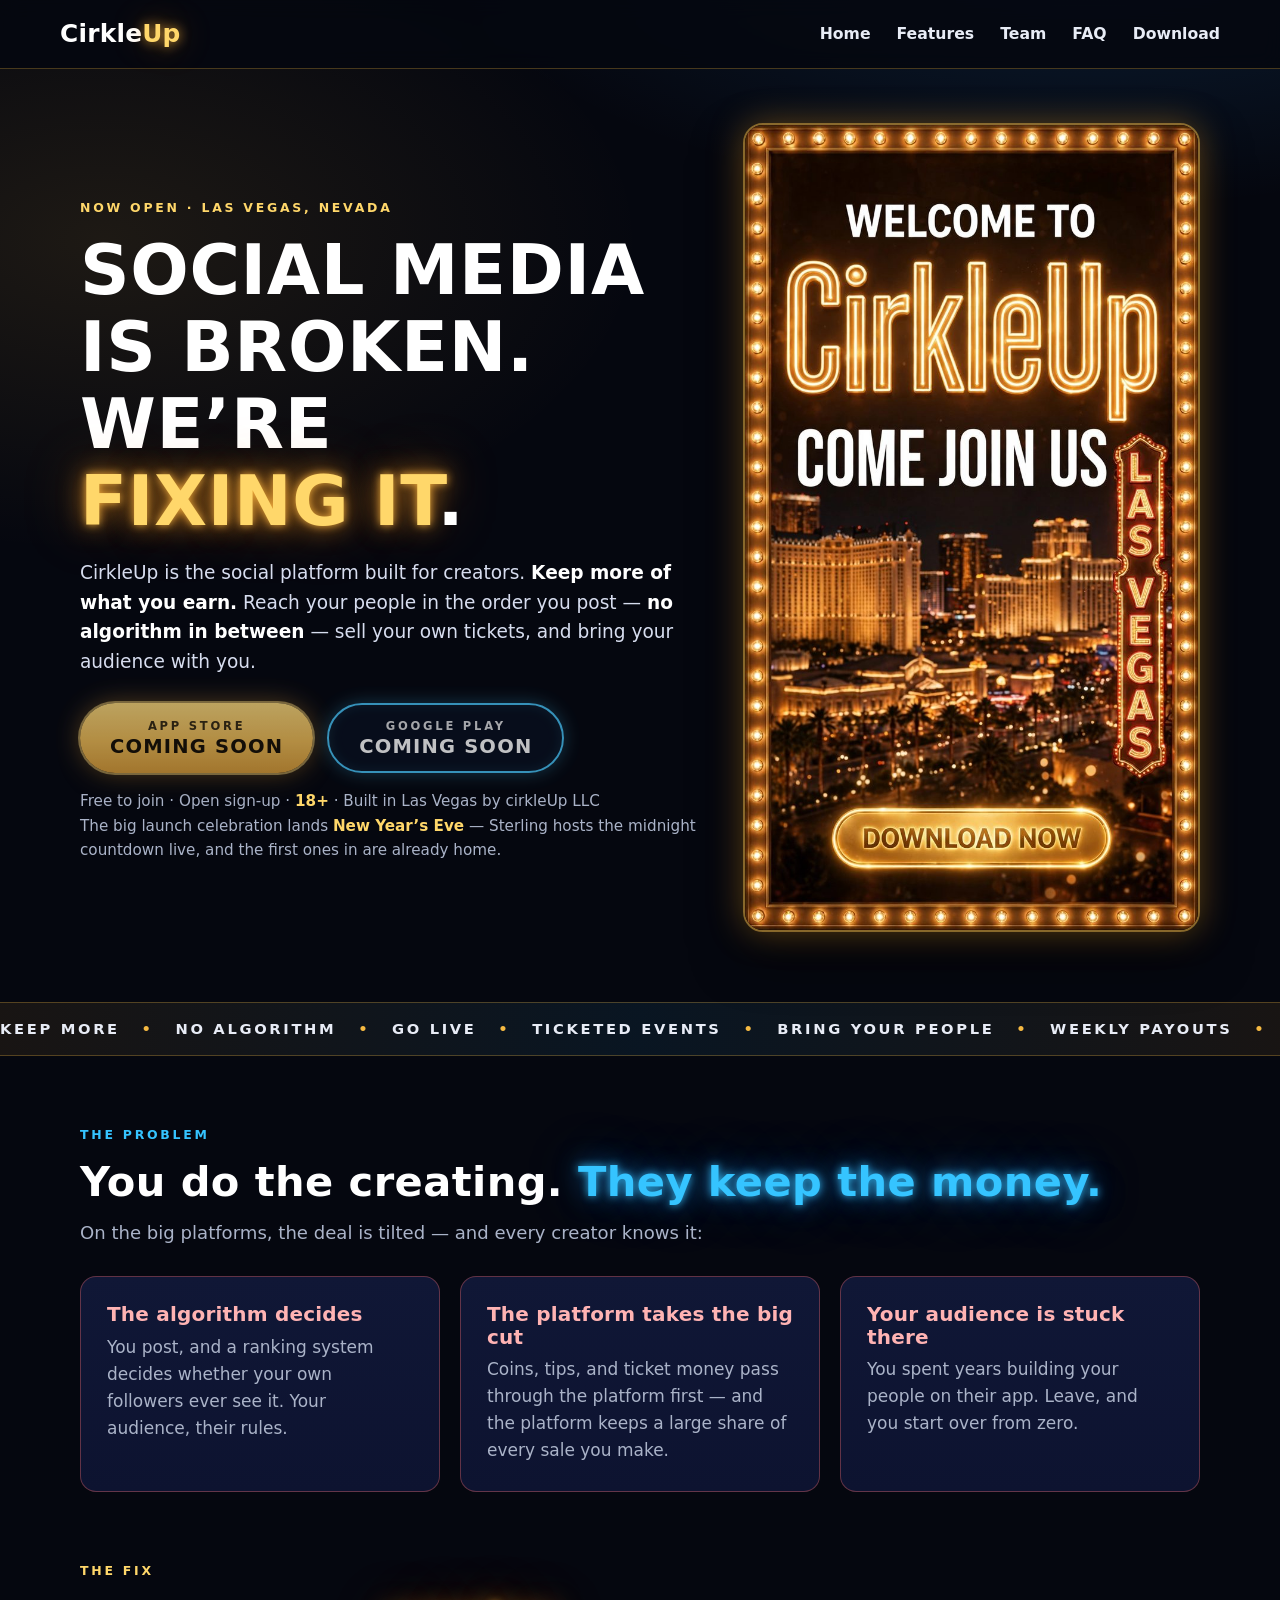
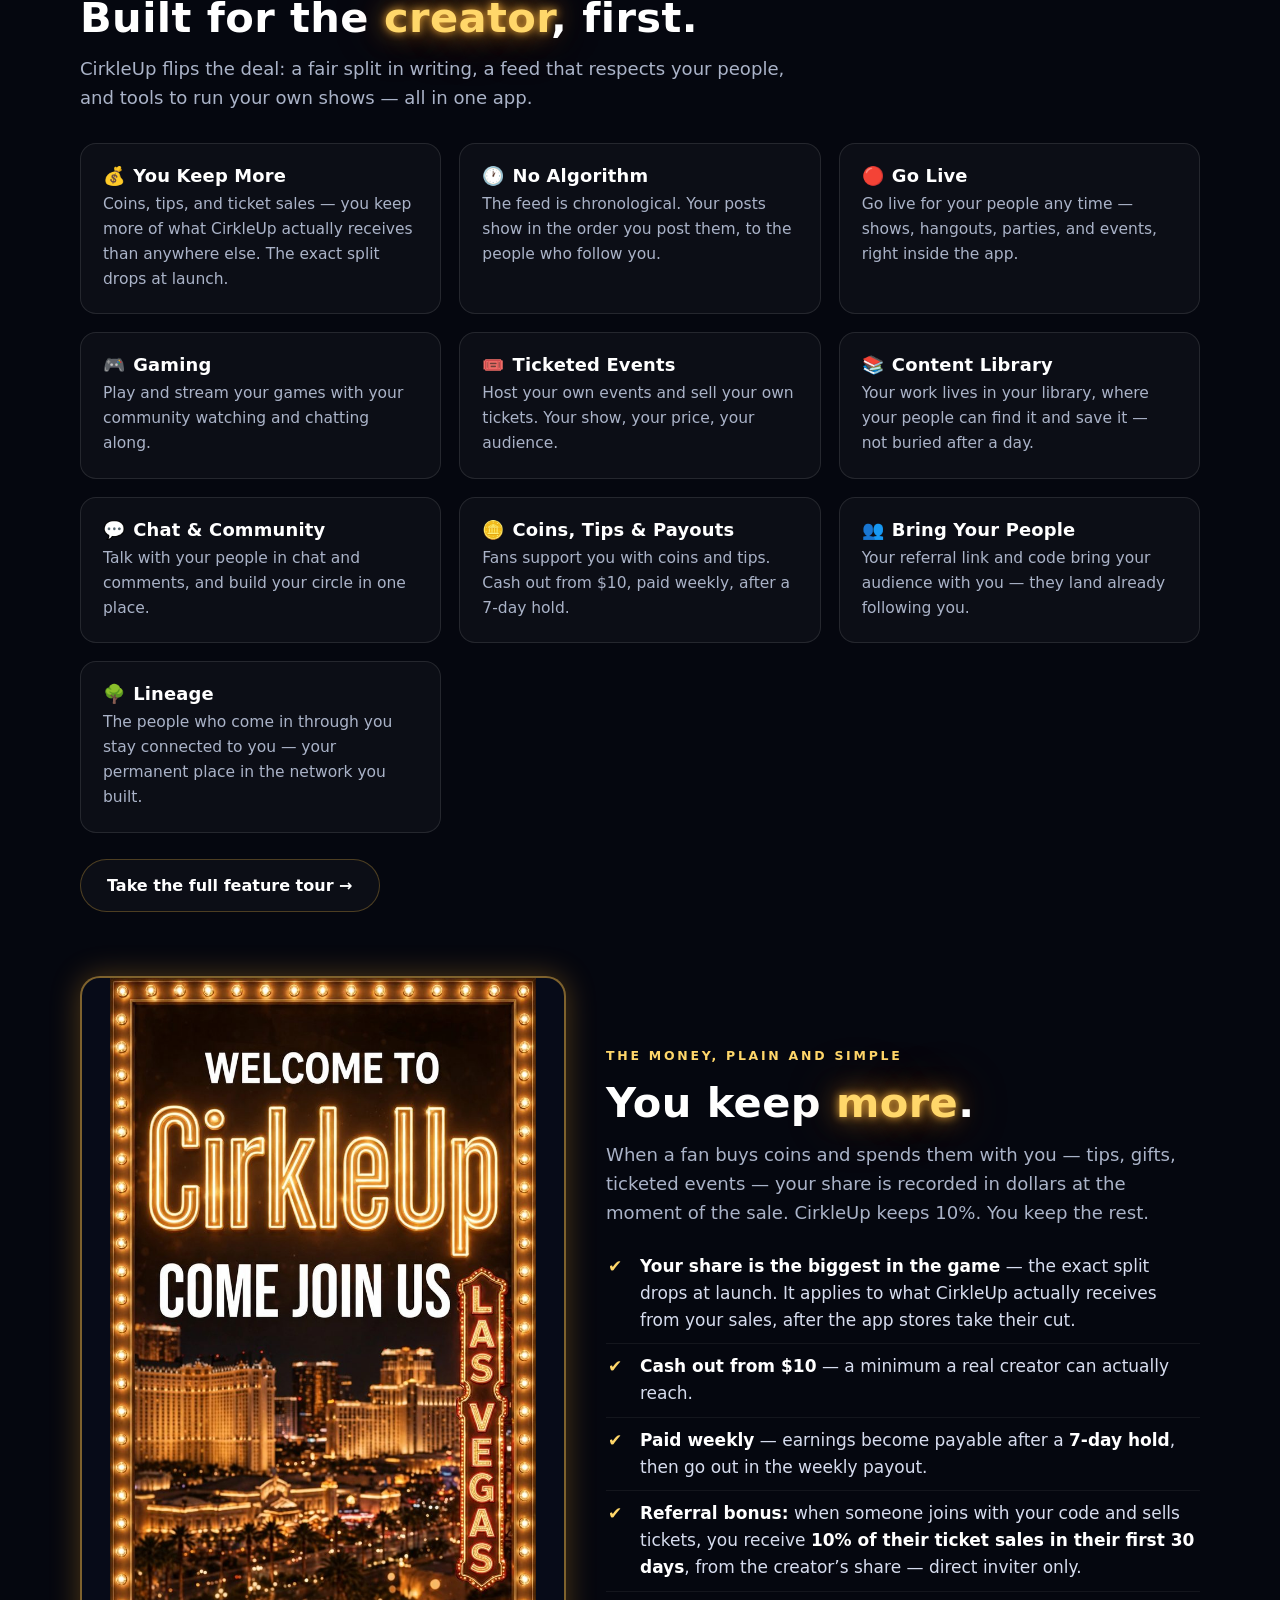
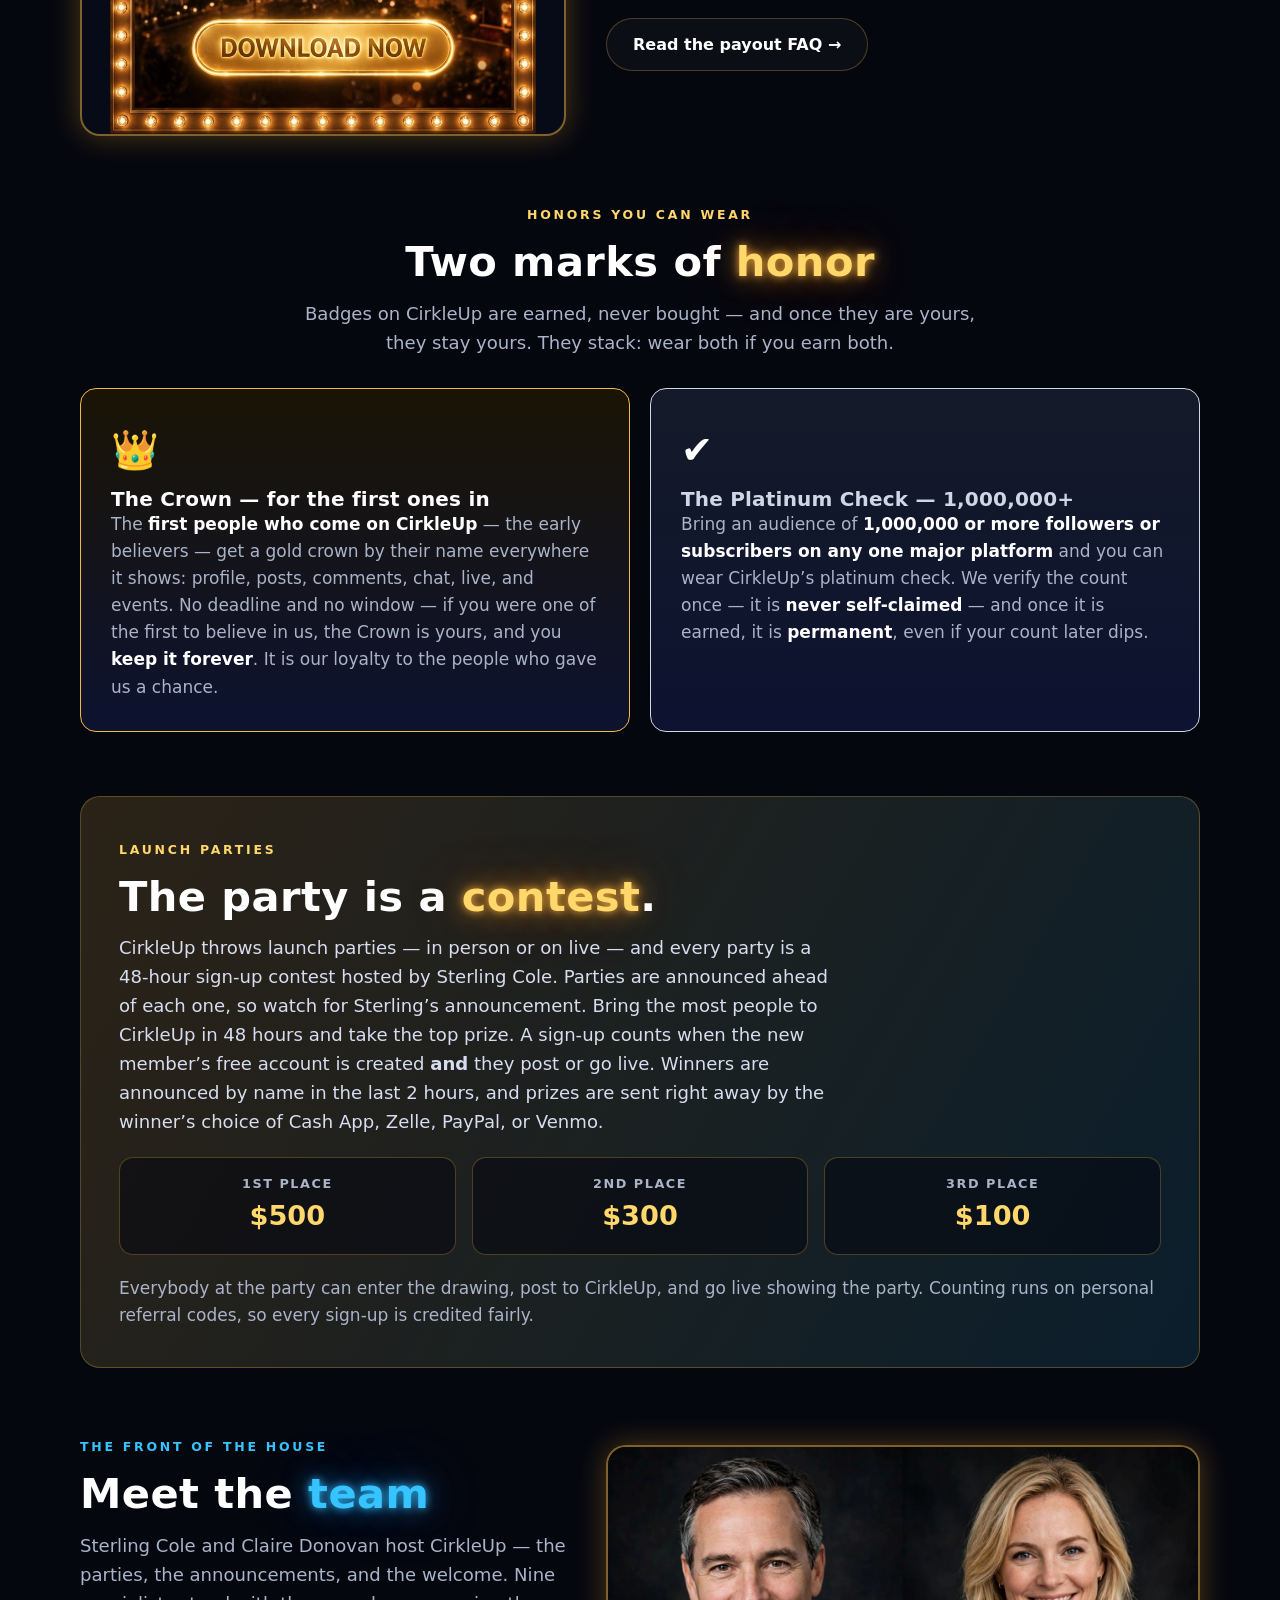
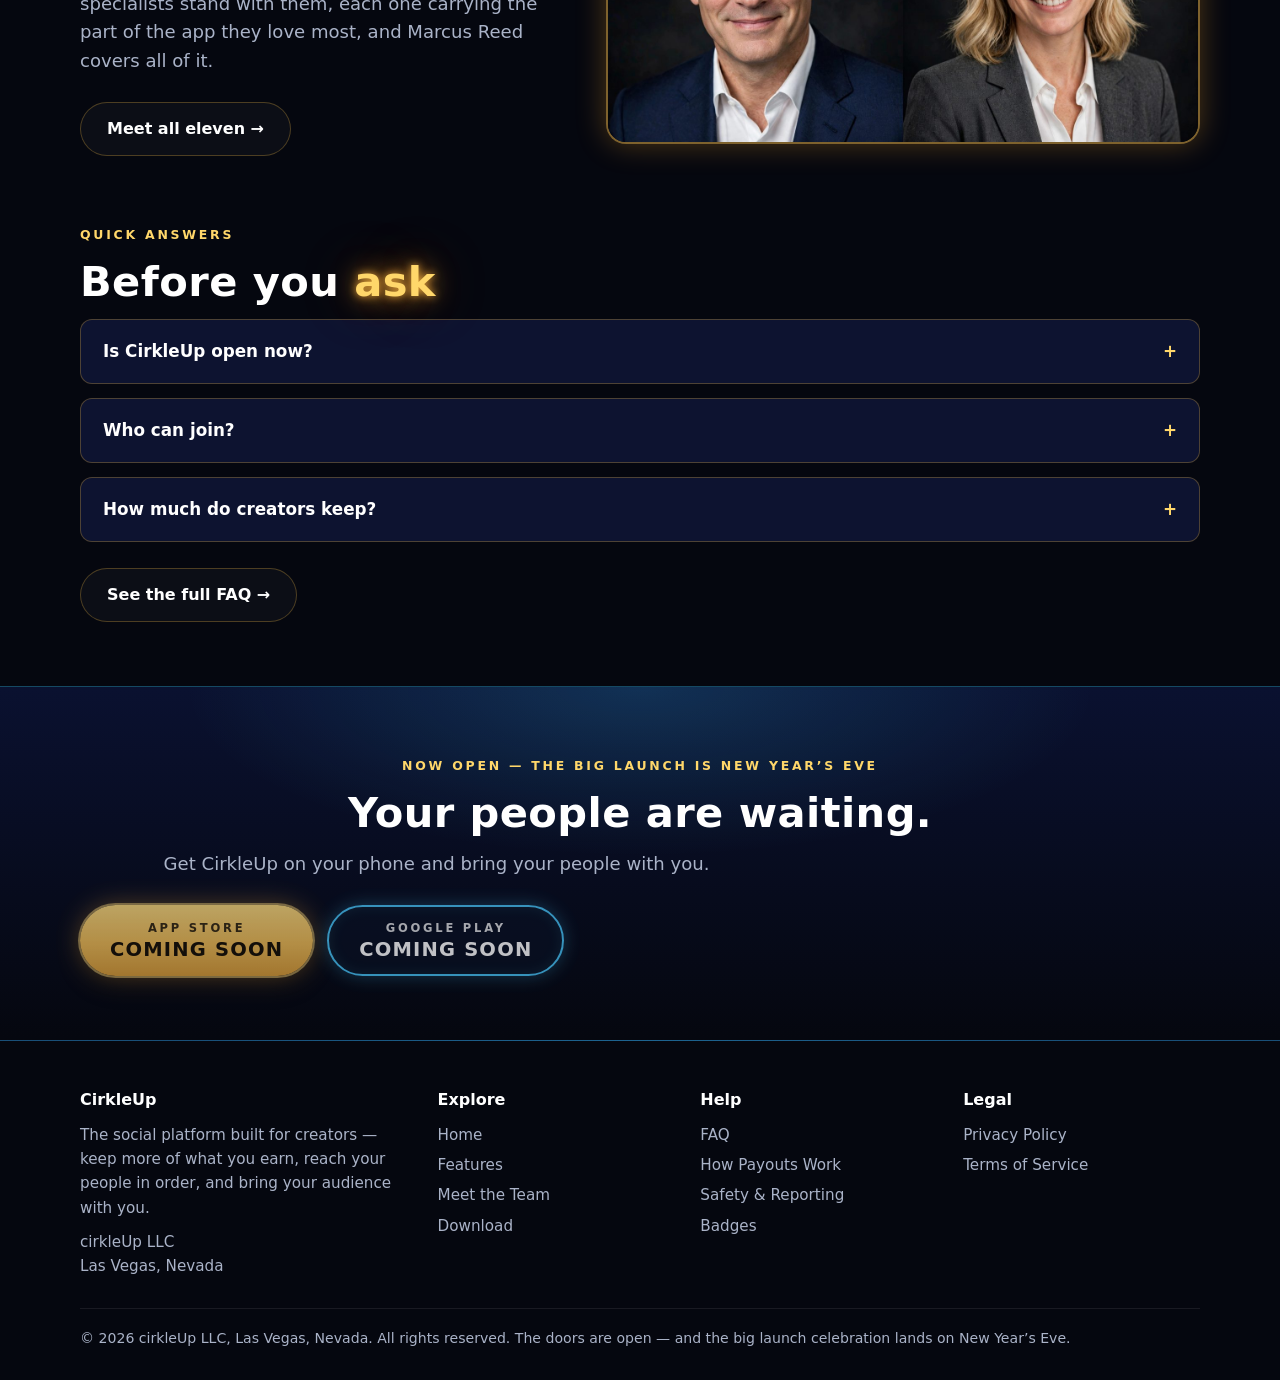
<file: index.html>
<!DOCTYPE html>
<html lang="en">
<head>
<meta charset="UTF-8">
<meta name="viewport" content="width=device-width, initial-scale=1">
<title>CirkleUp — Social Media, Fixed</title>
<meta name="description" content="CirkleUp is the social platform built for creators: keep more of what you earn, a chronological feed with no algorithm, ticketed events, and weekly payouts. From cirkleUp LLC, Las Vegas, Nevada. Now open — with the big launch celebration on New Year&rsquo;s Eve.">
<link rel="stylesheet" href="assets/css/style.css">
</head>
<body>
<header class="site">
  <div class="wrap nav">
    <a class="logo" href="index.html">Cirkle<span class="up">Up</span></a>
    <button class="nav-toggle" aria-label="Menu" aria-expanded="false">&#9776;</button>
    <ul class="nav-links">
        <li><a href="index.html" aria-current="page">Home</a></li>
        <li><a href="features.html">Features</a></li>
        <li><a href="team.html">Team</a></li>
        <li><a href="faq.html">FAQ</a></li>
        <li><a href="download.html">Download</a></li>
    </ul>
  </div>
</header>

<main>
<section class="hero">
  <div class="wrap hero-grid">
    <div>
      <span class="eyebrow">Now open · Las Vegas, Nevada</span>
      <h1>Social media is broken. We&rsquo;re <span class="glow">fixing&nbsp;it</span>.</h1>
      <p class="sub">CirkleUp is the social platform built for creators. <strong>Keep more of what you earn.</strong> Reach your people in the order you post — <strong>no algorithm in between</strong> — sell your own tickets, and bring your audience with you.</p>
      <div class="btnrow">
  <span class="btn btn-gold btn-held" aria-disabled="true"><span class="store">App Store</span><span class="cta">COMING SOON</span></span>
  <span class="btn btn-blue btn-held" aria-disabled="true"><span class="store">Google Play</span><span class="cta">COMING SOON</span></span>
</div>
      <p class="strip-note">Free to join · Open sign-up · <strong>18+</strong> · Built in Las Vegas by cirkleUp LLC<br>The big launch celebration lands <strong>New Year&rsquo;s Eve</strong> — Sterling hosts the midnight countdown live, and the first ones in are already home.</p>
    </div>
    <div class="hero-art">
      <img src="assets/img/welcome-gold.jpg" alt="Welcome to CirkleUp — come join us. A lit-up Las Vegas style sign with a DOWNLOAD NOW button." width="760" height="1351">
    </div>
  </div>
</section>

<div class="marquee" aria-hidden="true"><div class="track">KEEP MORE <span class="dot">•</span> NO ALGORITHM <span class="dot">•</span> GO LIVE <span class="dot">•</span> TICKETED EVENTS <span class="dot">•</span> BRING YOUR PEOPLE <span class="dot">•</span> WEEKLY PAYOUTS <span class="dot">•</span> KEEP MORE <span class="dot">•</span> NO ALGORITHM <span class="dot">•</span> GO LIVE <span class="dot">•</span> TICKETED EVENTS <span class="dot">•</span> BRING YOUR PEOPLE <span class="dot">•</span> WEEKLY PAYOUTS <span class="dot">•</span> KEEP MORE <span class="dot">•</span> NO ALGORITHM <span class="dot">•</span> GO LIVE <span class="dot">•</span> TICKETED EVENTS <span class="dot">•</span> BRING YOUR PEOPLE <span class="dot">•</span> WEEKLY PAYOUTS <span class="dot">•</span> KEEP MORE <span class="dot">•</span> NO ALGORITHM <span class="dot">•</span> GO LIVE <span class="dot">•</span> TICKETED EVENTS <span class="dot">•</span> BRING YOUR PEOPLE <span class="dot">•</span> WEEKLY PAYOUTS <span class="dot">•</span> </div></div>
<section>
  <div class="wrap">
    <span class="eyebrow blue">The problem</span>
    <h2>You do the creating. <span class="glow-blue">They keep the money.</span></h2>
    <p class="lede">On the big platforms, the deal is tilted — and every creator knows it:</p>
    <div class="grid c3" style="margin-top:28px">
      <div class="card pain"><h3>The algorithm decides</h3><p>You post, and a ranking system decides whether your own followers ever see it. Your audience, their rules.</p></div>
      <div class="card pain"><h3>The platform takes the big cut</h3><p>Coins, tips, and ticket money pass through the platform first — and the platform keeps a large share of every sale you make.</p></div>
      <div class="card pain"><h3>Your audience is stuck there</h3><p>You spent years building your people on their app. Leave, and you start over from zero.</p></div>
    </div>
  </div>
</section>
<section style="padding-top:0">
  <div class="wrap">
    <span class="eyebrow">The fix</span>
    <h2>Built for the <span class="glow">creator</span>, first.</h2>
    <p class="lede" style="margin-bottom:30px">CirkleUp flips the deal: a fair split in writing, a feed that respects your people, and tools to run your own shows — all in one app.</p>
    <div class="features-grid">
      <div class="feature"><h3><span class="fi">💰</span>You Keep More</h3><p>Coins, tips, and ticket sales — you keep more of what CirkleUp actually receives than anywhere else. The exact split drops at launch.</p></div>
      <div class="feature"><h3><span class="fi">🕐</span>No Algorithm</h3><p>The feed is chronological. Your posts show in the order you post them, to the people who follow you.</p></div>
      <div class="feature"><h3><span class="fi">🔴</span>Go Live</h3><p>Go live for your people any time — shows, hangouts, parties, and events, right inside the app.</p></div>
      <div class="feature"><h3><span class="fi">🎮</span>Gaming</h3><p>Play and stream your games with your community watching and chatting along.</p></div>
      <div class="feature"><h3><span class="fi">🎟️</span>Ticketed Events</h3><p>Host your own events and sell your own tickets. Your show, your price, your audience.</p></div>
      <div class="feature"><h3><span class="fi">📚</span>Content Library</h3><p>Your work lives in your library, where your people can find it and save it — not buried after a day.</p></div>
      <div class="feature"><h3><span class="fi">💬</span>Chat &amp; Community</h3><p>Talk with your people in chat and comments, and build your circle in one place.</p></div>
      <div class="feature"><h3><span class="fi">🪙</span>Coins, Tips &amp; Payouts</h3><p>Fans support you with coins and tips. Cash out from $10, paid weekly, after a 7-day hold.</p></div>
      <div class="feature"><h3><span class="fi">👥</span>Bring Your People</h3><p>Your referral link and code bring your audience with you — they land already following you.</p></div>
      <div class="feature"><h3><span class="fi">🌳</span>Lineage</h3><p>The people who come in through you stay connected to you — your permanent place in the network you built.</p></div>
    </div>
    <div class="btnrow"><a class="btn-ghost btn" href="features.html" style="flex-direction:row">Take the full feature tour &rarr;</a></div>
  </div>
</section>
<section style="padding-top:0">
  <div class="wrap split">
    <div><img class="art" src="assets/img/welcome-gold.jpg" alt="Lit-up CirkleUp welcome sign, Las Vegas." width="640" height="1280"></div>
    <div>
      <span class="eyebrow">The money, plain and simple</span>
      <h2>You keep <span class="glow">more</span>.</h2>
      <p class="lede">When a fan buys coins and spends them with you — tips, gifts, ticketed events — your share is recorded in dollars at the moment of the sale. CirkleUp keeps 10%. You keep the rest.</p>
      <ul class="ticks">
        <li><strong>Your share is the biggest in the game</strong> — the exact split drops at launch. It applies to what CirkleUp actually receives from your sales, after the app stores take their cut.</li>
        <li><strong>Cash out from $10</strong> — a minimum a real creator can actually reach.</li>
        <li><strong>Paid weekly</strong> — earnings become payable after a <strong>7-day hold</strong>, then go out in the weekly payout.</li>
        <li><strong>Referral bonus:</strong> when someone joins with your code and sells tickets, you receive <strong>10% of their ticket sales in their first 30 days</strong>, from the creator&rsquo;s share — direct inviter only.</li>
      </ul>
      <div class="btnrow"><a class="btn-ghost btn" href="faq.html#payouts" style="flex-direction:row">Read the payout FAQ &rarr;</a></div>
    </div>
  </div>
</section>
<section style="padding-top:0">
  <div class="wrap">
    <div class="center">
      <span class="eyebrow">Honors you can wear</span>
      <h2>Two marks of <span class="glow">honor</span></h2>
      <p class="lede">Badges on CirkleUp are earned, never bought — and once they are yours, they stay yours. They stack: wear both if you earn both.</p>
    </div>
    <div class="grid c2" style="margin-top:30px">
      <div class="badge-card badge-crown">
        <div class="bigmark">👑</div>
        <h3>The Crown — for the first ones in</h3>
        <p style="color:var(--muted)">The <strong style="color:#fff">first people who come on CirkleUp</strong> — the early believers — get a gold crown by their name everywhere it shows: profile, posts, comments, chat, live, and events. No deadline and no window — if you were one of the first to believe in us, the Crown is yours, and you <strong style="color:#fff">keep it forever</strong>. It is our loyalty to the people who gave us a chance.</p>
      </div>
      <div class="badge-card badge-plat">
        <div class="bigmark">✔️</div>
        <h3>The Platinum Check — 1,000,000+</h3>
        <p style="color:var(--muted)">Bring an audience of <strong style="color:#fff">1,000,000 or more followers or subscribers on any one major platform</strong> and you can wear CirkleUp&rsquo;s platinum check. We verify the count once — it is <strong style="color:#fff">never self-claimed</strong> — and once it is earned, it is <strong style="color:#fff">permanent</strong>, even if your count later dips.</p>
      </div>
    </div>
  </div>
</section>
<section style="padding-top:0">
  <div class="wrap">
    <div class="partyband">
      <span class="eyebrow">Launch parties</span>
      <h2>The party is a <span class="glow">contest</span>.</h2>
      <p class="lede" style="color:#d7ddef">CirkleUp throws launch parties — in person or on live — and every party is a 48-hour sign-up contest hosted by Sterling Cole. Parties are announced ahead of each one, so watch for Sterling&rsquo;s announcement. Bring the most people to CirkleUp in 48 hours and take the top prize. A sign-up counts when the new member&rsquo;s free account is created <strong>and</strong> they post or go live. Winners are announced by name in the last 2 hours, and prizes are sent right away by the winner&rsquo;s choice of Cash App, Zelle, PayPal, or Venmo.</p>
      <div class="prizes">
        <div class="prize"><div class="place">1st place</div><div class="amt">$500</div></div>
        <div class="prize"><div class="place">2nd place</div><div class="amt">$300</div></div>
        <div class="prize"><div class="place">3rd place</div><div class="amt">$100</div></div>
      </div>
      <p style="color:var(--muted)">Everybody at the party can enter the drawing, post to CirkleUp, and go live showing the party. Counting runs on personal referral codes, so every sign-up is credited fairly.</p>
    </div>
  </div>
</section>
<section style="padding-top:0">
  <div class="wrap split">
    <div>
      <span class="eyebrow blue">The front of the house</span>
      <h2>Meet the <span class="glow-blue">team</span></h2>
      <p class="lede">Sterling Cole and Claire Donovan host CirkleUp — the parties, the announcements, and the welcome. Nine specialists stand with them, each one carrying the part of the app they love most, and Marcus Reed covers all of it.</p>
      <div class="btnrow"><a class="btn-ghost btn" href="team.html" style="flex-direction:row">Meet all eleven &rarr;</a></div>
    </div>
    <div><img class="art" src="assets/img/hosts-duo.jpg" alt="Sterling Cole and Claire Donovan, the hosts of CirkleUp." width="1400" height="700"></div>
  </div>
</section>
<section style="padding-top:0">
  <div class="wrap">
    <span class="eyebrow">Quick answers</span>
    <h2>Before you <span class="glow">ask</span></h2>
    <details class="faq"><summary>Is CirkleUp open now?</summary><div class="a">Yes — <strong>the doors are open</strong>. Download the app and join today. The <strong>big launch celebration is New Year&rsquo;s Eve</strong>, when Sterling hosts the midnight countdown live on CirkleUp — and the first ones in wear the Crown forever.</div></details>
    <details class="faq"><summary>Who can join?</summary><div class="a">Anyone <strong>18 or older</strong>. Sign-up is open — create a free account and you are in. If someone sent you their referral code, you can enter it when you join so you land already following them.</div></details>
    <details class="faq"><summary>How much do creators keep?</summary><div class="a">Creators keep <strong>more</strong> of what they earn than anywhere else — the exact split drops at launch. Payouts are weekly, cash out from <strong>$10</strong>. The full rules are on the <a href="faq.html#payouts">FAQ page</a>.</div></details>
    <div class="btnrow"><a class="btn-ghost btn" href="faq.html" style="flex-direction:row">See the full FAQ &rarr;</a></div>
  </div>
</section>
</main>

<section class="dl-band">
  <div class="wrap">
    <span class="eyebrow">Now open — the big launch is New Year&rsquo;s Eve</span>
    <h2>Your people are waiting.</h2>
    <p class="lede center">Get CirkleUp on your phone and bring your people with you.</p>
    <div class="btnrow center">
  <span class="btn btn-gold btn-held" aria-disabled="true"><span class="store">App Store</span><span class="cta">COMING SOON</span></span>
  <span class="btn btn-blue btn-held" aria-disabled="true"><span class="store">Google Play</span><span class="cta">COMING SOON</span></span>
</div>
  </div>
</section>
<footer class="site">
  <div class="wrap">
    <div class="cols">
      <div>
        <h4>CirkleUp</h4>
        <p>The social platform built for creators — keep more of what you earn, reach your people in order, and bring your audience with you.</p>
        <p style="margin-top:10px">cirkleUp LLC<br>Las Vegas, Nevada</p>
      </div>
      <div>
        <h4>Explore</h4>
        <ul>
          <li><a href="index.html">Home</a></li>
          <li><a href="features.html">Features</a></li>
          <li><a href="team.html">Meet the Team</a></li>
          <li><a href="download.html">Download</a></li>
        </ul>
      </div>
      <div>
        <h4>Help</h4>
        <ul>
          <li><a href="faq.html">FAQ</a></li>
          <li><a href="faq.html#payouts">How Payouts Work</a></li>
          <li><a href="faq.html#safety">Safety &amp; Reporting</a></li>
          <li><a href="faq.html#badges">Badges</a></li>
        </ul>
      </div>
      <div>
        <h4>Legal</h4>
        <ul>
          <li><a href="privacy.html">Privacy Policy</a></li>
          <li><a href="terms.html">Terms of Service</a></li>
        </ul>
      </div>
    </div>
    <div class="fine">&copy; <span data-year>2026</span> cirkleUp LLC, Las Vegas, Nevada. All rights reserved. The doors are open — and the big launch celebration lands on New Year&rsquo;s Eve.</div>
  </div>
</footer>
<script src="assets/js/main.js"></script>
</body>
</html>
</file>
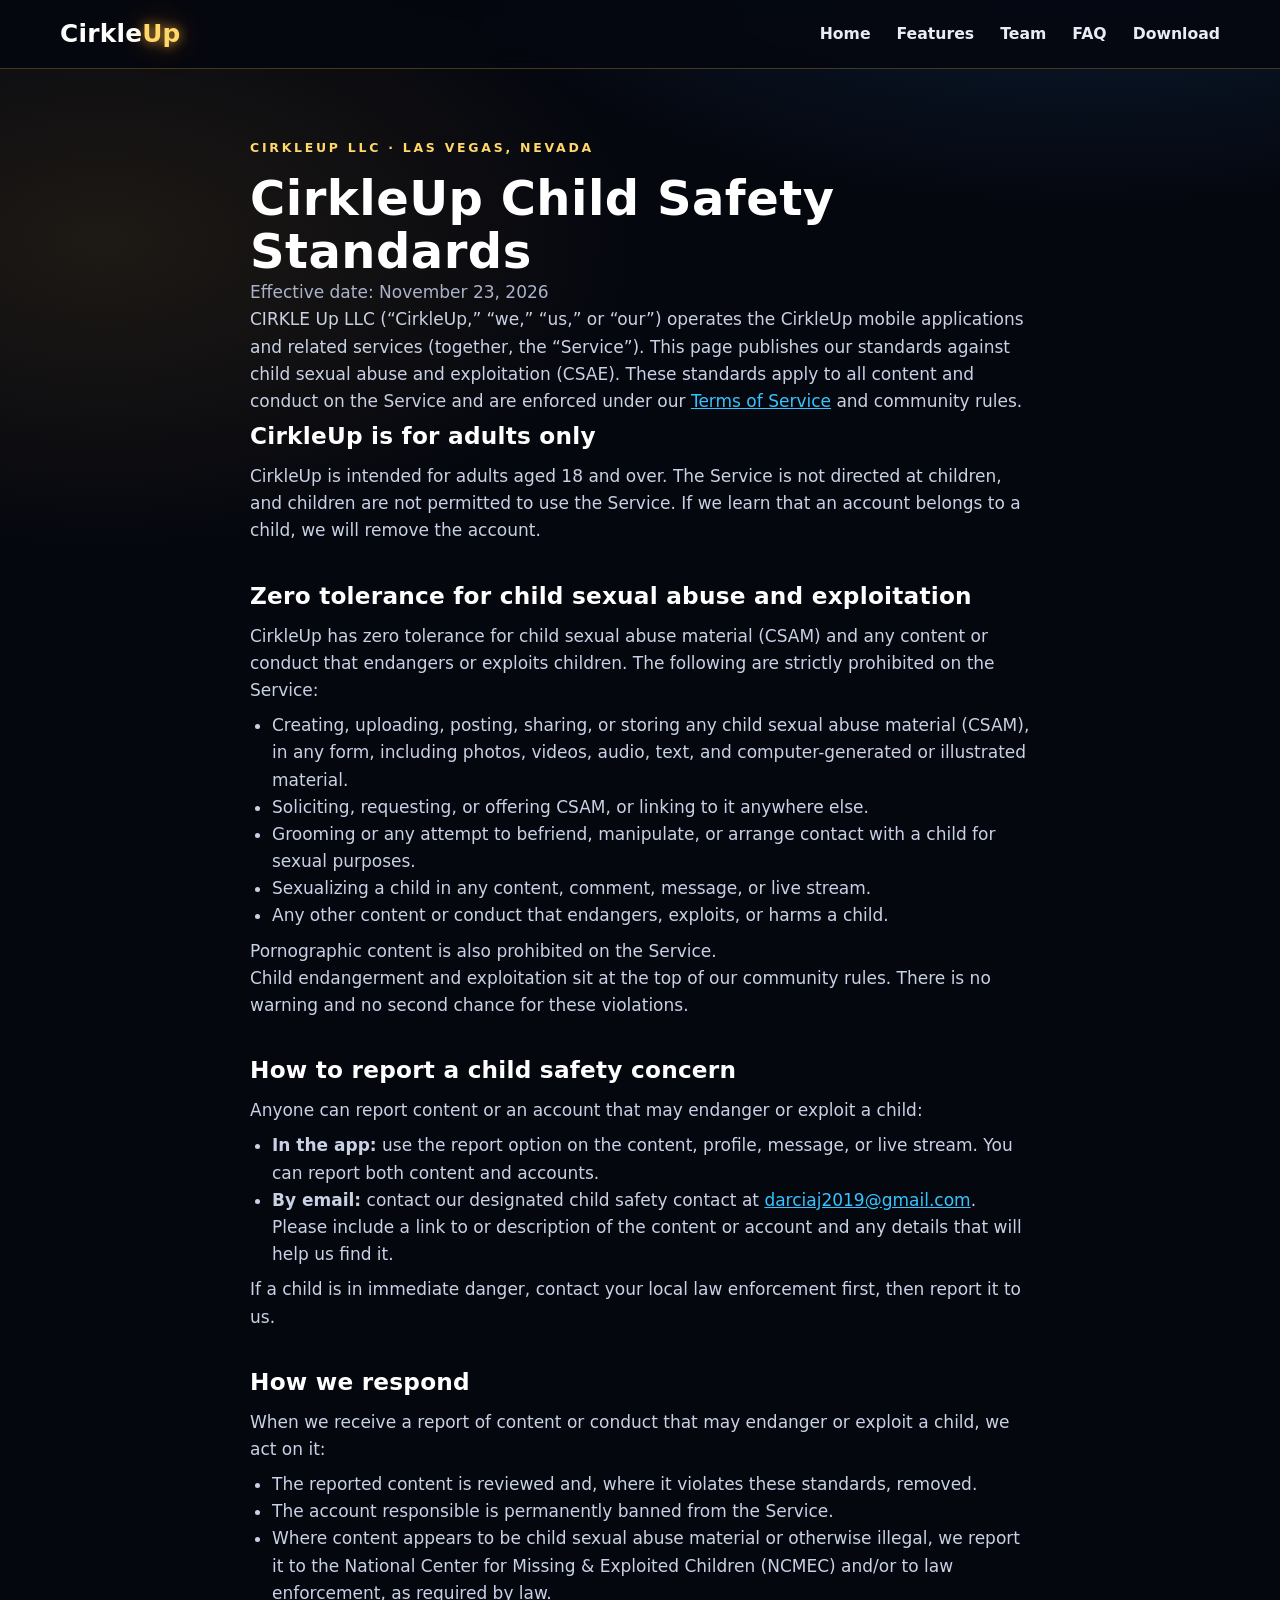
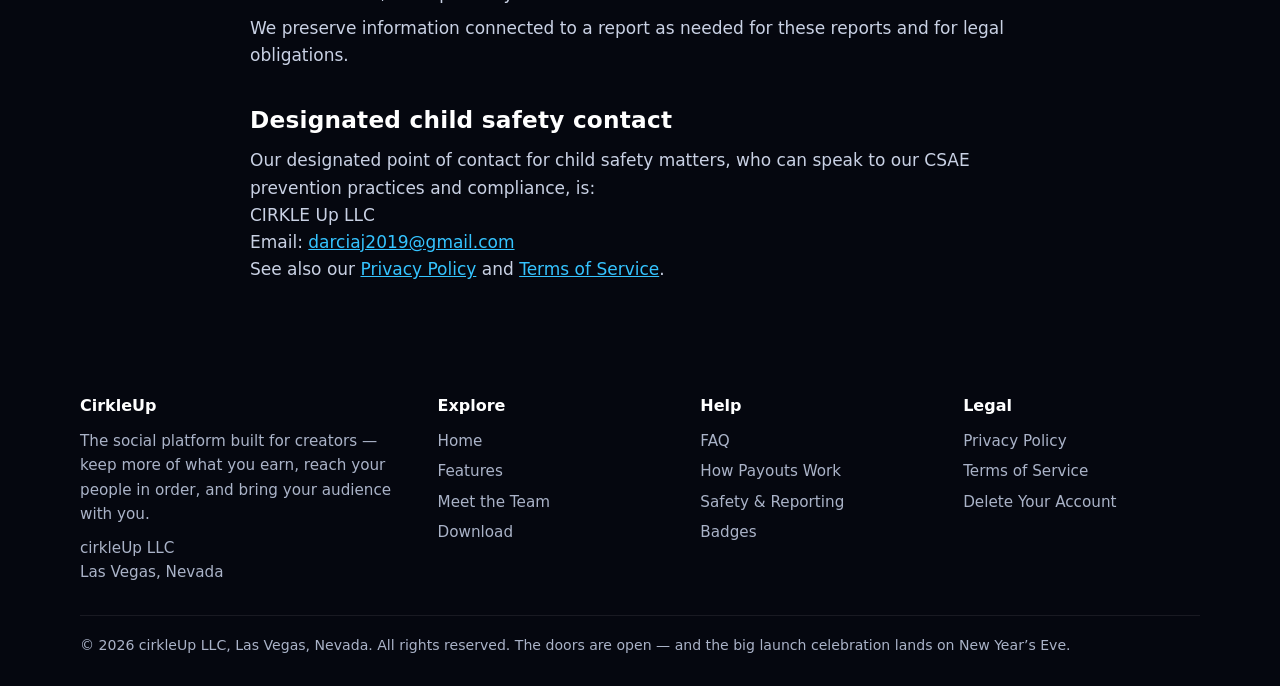
<file: child-safety.html>
<!DOCTYPE html>
<html lang="en">
<head>
<meta charset="UTF-8">
<meta name="viewport" content="width=device-width, initial-scale=1">
<title>CirkleUp Child Safety Standards — CirkleUp</title>
<meta name="description" content="CirkleUp's published standards against child sexual abuse and exploitation (CSAE): what is prohibited, how to report concerns, and how CIRKLE Up LLC responds.">
<link rel="stylesheet" href="assets/css/style.css">
</head>
<body>
<header class="site">
  <div class="wrap nav">
    <a class="logo" href="index.html">Cirkle<span class="up">Up</span></a>
    <button class="nav-toggle" aria-label="Menu" aria-expanded="false">&#9776;</button>
    <ul class="nav-links">
        <li><a href="index.html">Home</a></li>
        <li><a href="features.html">Features</a></li>
        <li><a href="team.html">Team</a></li>
        <li><a href="faq.html">FAQ</a></li>
        <li><a href="download.html">Download</a></li>
    </ul>
  </div>
</header>

<main>
<section>
  <div class="wrap legal">
    <span class="eyebrow">cirkleUp LLC · Las Vegas, Nevada</span>
    <h1 style="font-size:clamp(2rem,5vw,3rem)">CirkleUp Child Safety Standards</h1>
    <p class="updated">Effective date: November 23, 2026</p>
    <p>CIRKLE Up LLC (&ldquo;CirkleUp,&rdquo; &ldquo;we,&rdquo; &ldquo;us,&rdquo; or &ldquo;our&rdquo;) operates the CirkleUp mobile applications and related services (together, the &ldquo;Service&rdquo;). This page publishes our standards against child sexual abuse and exploitation (CSAE). These standards apply to all content and conduct on the Service and are enforced under our <a href="terms.html">Terms of Service</a> and community rules.</p>

    <h2>CirkleUp is for adults only</h2>
    <p>CirkleUp is intended for adults aged 18 and over. The Service is not directed at children, and children are not permitted to use the Service. If we learn that an account belongs to a child, we will remove the account.</p>

    <h2>Zero tolerance for child sexual abuse and exploitation</h2>
    <p>CirkleUp has zero tolerance for child sexual abuse material (CSAM) and any content or conduct that endangers or exploits children. The following are strictly prohibited on the Service:</p>
    <ul>
      <li>Creating, uploading, posting, sharing, or storing any child sexual abuse material (CSAM), in any form, including photos, videos, audio, text, and computer-generated or illustrated material.</li>
      <li>Soliciting, requesting, or offering CSAM, or linking to it anywhere else.</li>
      <li>Grooming or any attempt to befriend, manipulate, or arrange contact with a child for sexual purposes.</li>
      <li>Sexualizing a child in any content, comment, message, or live stream.</li>
      <li>Any other content or conduct that endangers, exploits, or harms a child.</li>
    </ul>
    <p>Pornographic content is also prohibited on the Service.</p>
    <p>Child endangerment and exploitation sit at the top of our community rules. There is no warning and no second chance for these violations.</p>

    <h2>How to report a child safety concern</h2>
    <p>Anyone can report content or an account that may endanger or exploit a child:</p>
    <ul>
      <li><strong>In the app:</strong> use the report option on the content, profile, message, or live stream. You can report both content and accounts.</li>
      <li><strong>By email:</strong> contact our designated child safety contact at <a href="mailto:darciaj2019@gmail.com">darciaj2019@gmail.com</a>. Please include a link to or description of the content or account and any details that will help us find it.</li>
    </ul>
    <p>If a child is in immediate danger, contact your local law enforcement first, then report it to us.</p>

    <h2>How we respond</h2>
    <p>When we receive a report of content or conduct that may endanger or exploit a child, we act on it:</p>
    <ul>
      <li>The reported content is reviewed and, where it violates these standards, removed.</li>
      <li>The account responsible is permanently banned from the Service.</li>
      <li>Where content appears to be child sexual abuse material or otherwise illegal, we report it to the National Center for Missing &amp; Exploited Children (NCMEC) and/or to law enforcement, as required by law.</li>
    </ul>
    <p>We preserve information connected to a report as needed for these reports and for legal obligations.</p>

    <h2>Designated child safety contact</h2>
    <p>Our designated point of contact for child safety matters, who can speak to our CSAE prevention practices and compliance, is:</p>
    <p>CIRKLE Up LLC<br>
    Email: <a href="mailto:darciaj2019@gmail.com">darciaj2019@gmail.com</a></p>
    <p>See also our <a href="privacy.html">Privacy Policy</a> and <a href="terms.html">Terms of Service</a>.</p>
  </div>
</section>
</main>

<footer class="site">
  <div class="wrap">
    <div class="cols">
      <div>
        <h4>CirkleUp</h4>
        <p>The social platform built for creators — keep more of what you earn, reach your people in order, and bring your audience with you.</p>
        <p style="margin-top:10px">cirkleUp LLC<br>Las Vegas, Nevada</p>
      </div>
      <div>
        <h4>Explore</h4>
        <ul>
          <li><a href="index.html">Home</a></li>
          <li><a href="features.html">Features</a></li>
          <li><a href="team.html">Meet the Team</a></li>
          <li><a href="download.html">Download</a></li>
        </ul>
      </div>
      <div>
        <h4>Help</h4>
        <ul>
          <li><a href="faq.html">FAQ</a></li>
          <li><a href="faq.html#payouts">How Payouts Work</a></li>
          <li><a href="faq.html#safety">Safety &amp; Reporting</a></li>
          <li><a href="faq.html#badges">Badges</a></li>
        </ul>
      </div>
      <div>
        <h4>Legal</h4>
        <ul>
          <li><a href="privacy.html">Privacy Policy</a></li>
          <li><a href="terms.html">Terms of Service</a></li>
          <li><a href="delete-account.html">Delete Your Account</a></li>
        </ul>
      </div>
    </div>
    <div class="fine">&copy; <span data-year>2026</span> cirkleUp LLC, Las Vegas, Nevada. All rights reserved. The doors are open — and the big launch celebration lands on New Year&rsquo;s Eve.</div>
  </div>
</footer>
<script src="assets/js/main.js"></script>
</body>
</html>
</file>
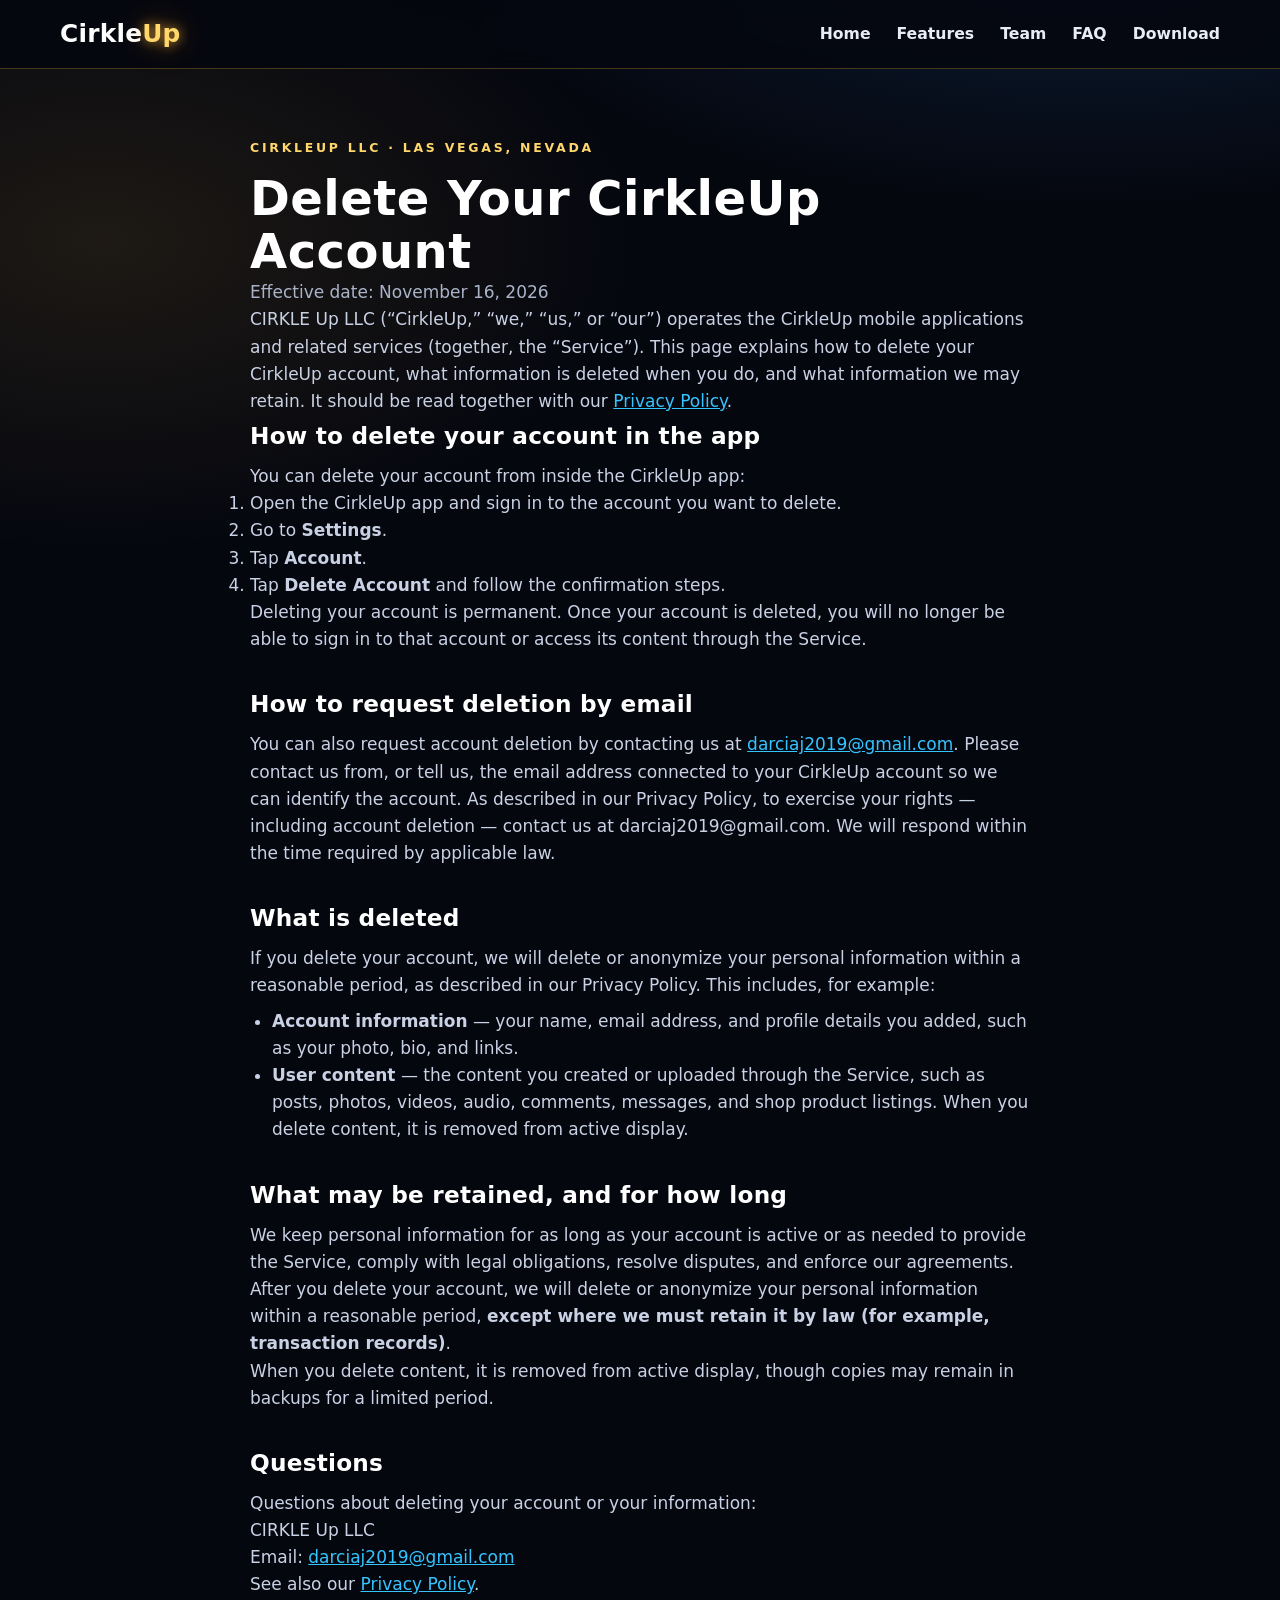
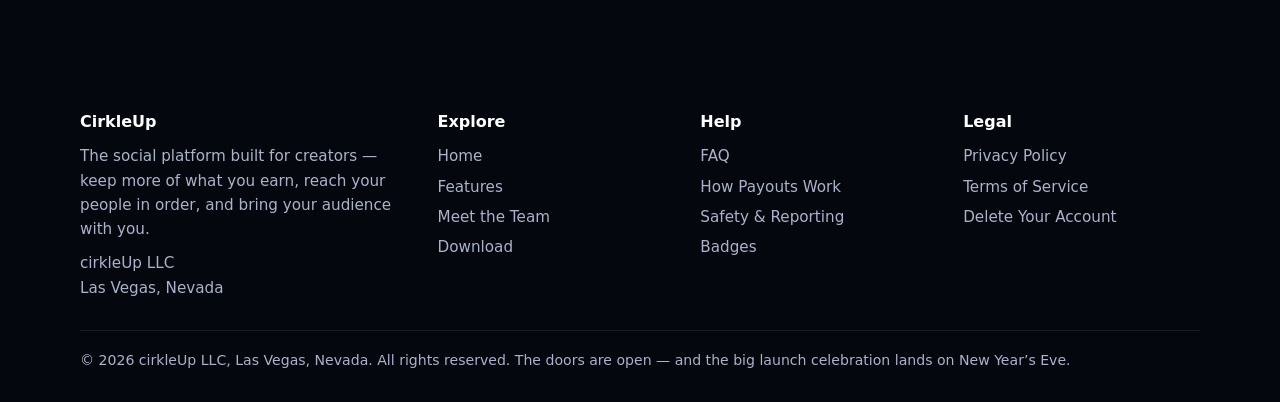
<file: delete-account.html>
<!DOCTYPE html>
<html lang="en">
<head>
<meta charset="UTF-8">
<meta name="viewport" content="width=device-width, initial-scale=1">
<title>Delete Your CirkleUp Account — CirkleUp</title>
<meta name="description" content="How to delete your CirkleUp account and your data, what is deleted, and what CIRKLE Up LLC may retain.">
<link rel="stylesheet" href="assets/css/style.css">
</head>
<body>
<header class="site">
  <div class="wrap nav">
    <a class="logo" href="index.html">Cirkle<span class="up">Up</span></a>
    <button class="nav-toggle" aria-label="Menu" aria-expanded="false">&#9776;</button>
    <ul class="nav-links">
        <li><a href="index.html">Home</a></li>
        <li><a href="features.html">Features</a></li>
        <li><a href="team.html">Team</a></li>
        <li><a href="faq.html">FAQ</a></li>
        <li><a href="download.html">Download</a></li>
    </ul>
  </div>
</header>

<main>
<section>
  <div class="wrap legal">
    <span class="eyebrow">cirkleUp LLC · Las Vegas, Nevada</span>
    <h1 style="font-size:clamp(2rem,5vw,3rem)">Delete Your CirkleUp Account</h1>
    <p class="updated">Effective date: November 16, 2026</p>
    <p>CIRKLE Up LLC (&ldquo;CirkleUp,&rdquo; &ldquo;we,&rdquo; &ldquo;us,&rdquo; or &ldquo;our&rdquo;) operates the CirkleUp mobile applications and related services (together, the &ldquo;Service&rdquo;). This page explains how to delete your CirkleUp account, what information is deleted when you do, and what information we may retain. It should be read together with our <a href="privacy.html">Privacy Policy</a>.</p>

    <h2>How to delete your account in the app</h2>
    <p>You can delete your account from inside the CirkleUp app:</p>
    <ol>
      <li>Open the CirkleUp app and sign in to the account you want to delete.</li>
      <li>Go to <strong>Settings</strong>.</li>
      <li>Tap <strong>Account</strong>.</li>
      <li>Tap <strong>Delete Account</strong> and follow the confirmation steps.</li>
    </ol>
    <p>Deleting your account is permanent. Once your account is deleted, you will no longer be able to sign in to that account or access its content through the Service.</p>

    <h2>How to request deletion by email</h2>
    <p>You can also request account deletion by contacting us at <a href="mailto:darciaj2019@gmail.com">darciaj2019@gmail.com</a>. Please contact us from, or tell us, the email address connected to your CirkleUp account so we can identify the account. As described in our Privacy Policy, to exercise your rights — including account deletion — contact us at darciaj2019@gmail.com. We will respond within the time required by applicable law.</p>

    <h2>What is deleted</h2>
    <p>If you delete your account, we will delete or anonymize your personal information within a reasonable period, as described in our Privacy Policy. This includes, for example:</p>
    <ul>
      <li><strong>Account information</strong> — your name, email address, and profile details you added, such as your photo, bio, and links.</li>
      <li><strong>User content</strong> — the content you created or uploaded through the Service, such as posts, photos, videos, audio, comments, messages, and shop product listings. When you delete content, it is removed from active display.</li>
    </ul>

    <h2>What may be retained, and for how long</h2>
    <p>We keep personal information for as long as your account is active or as needed to provide the Service, comply with legal obligations, resolve disputes, and enforce our agreements.</p>
    <p>After you delete your account, we will delete or anonymize your personal information within a reasonable period, <strong>except where we must retain it by law (for example, transaction records)</strong>.</p>
    <p>When you delete content, it is removed from active display, though copies may remain in backups for a limited period.</p>

    <h2>Questions</h2>
    <p>Questions about deleting your account or your information:</p>
    <p>CIRKLE Up LLC<br>
    Email: <a href="mailto:darciaj2019@gmail.com">darciaj2019@gmail.com</a></p>
    <p>See also our <a href="privacy.html">Privacy Policy</a>.</p>
  </div>
</section>
</main>

<footer class="site">
  <div class="wrap">
    <div class="cols">
      <div>
        <h4>CirkleUp</h4>
        <p>The social platform built for creators — keep more of what you earn, reach your people in order, and bring your audience with you.</p>
        <p style="margin-top:10px">cirkleUp LLC<br>Las Vegas, Nevada</p>
      </div>
      <div>
        <h4>Explore</h4>
        <ul>
          <li><a href="index.html">Home</a></li>
          <li><a href="features.html">Features</a></li>
          <li><a href="team.html">Meet the Team</a></li>
          <li><a href="download.html">Download</a></li>
        </ul>
      </div>
      <div>
        <h4>Help</h4>
        <ul>
          <li><a href="faq.html">FAQ</a></li>
          <li><a href="faq.html#payouts">How Payouts Work</a></li>
          <li><a href="faq.html#safety">Safety &amp; Reporting</a></li>
          <li><a href="faq.html#badges">Badges</a></li>
        </ul>
      </div>
      <div>
        <h4>Legal</h4>
        <ul>
          <li><a href="privacy.html">Privacy Policy</a></li>
          <li><a href="terms.html">Terms of Service</a></li>
          <li><a href="delete-account.html">Delete Your Account</a></li>
        </ul>
      </div>
    </div>
    <div class="fine">&copy; <span data-year>2026</span> cirkleUp LLC, Las Vegas, Nevada. All rights reserved. The doors are open — and the big launch celebration lands on New Year&rsquo;s Eve.</div>
  </div>
</footer>
<script src="assets/js/main.js"></script>
</body>
</html>
</file>
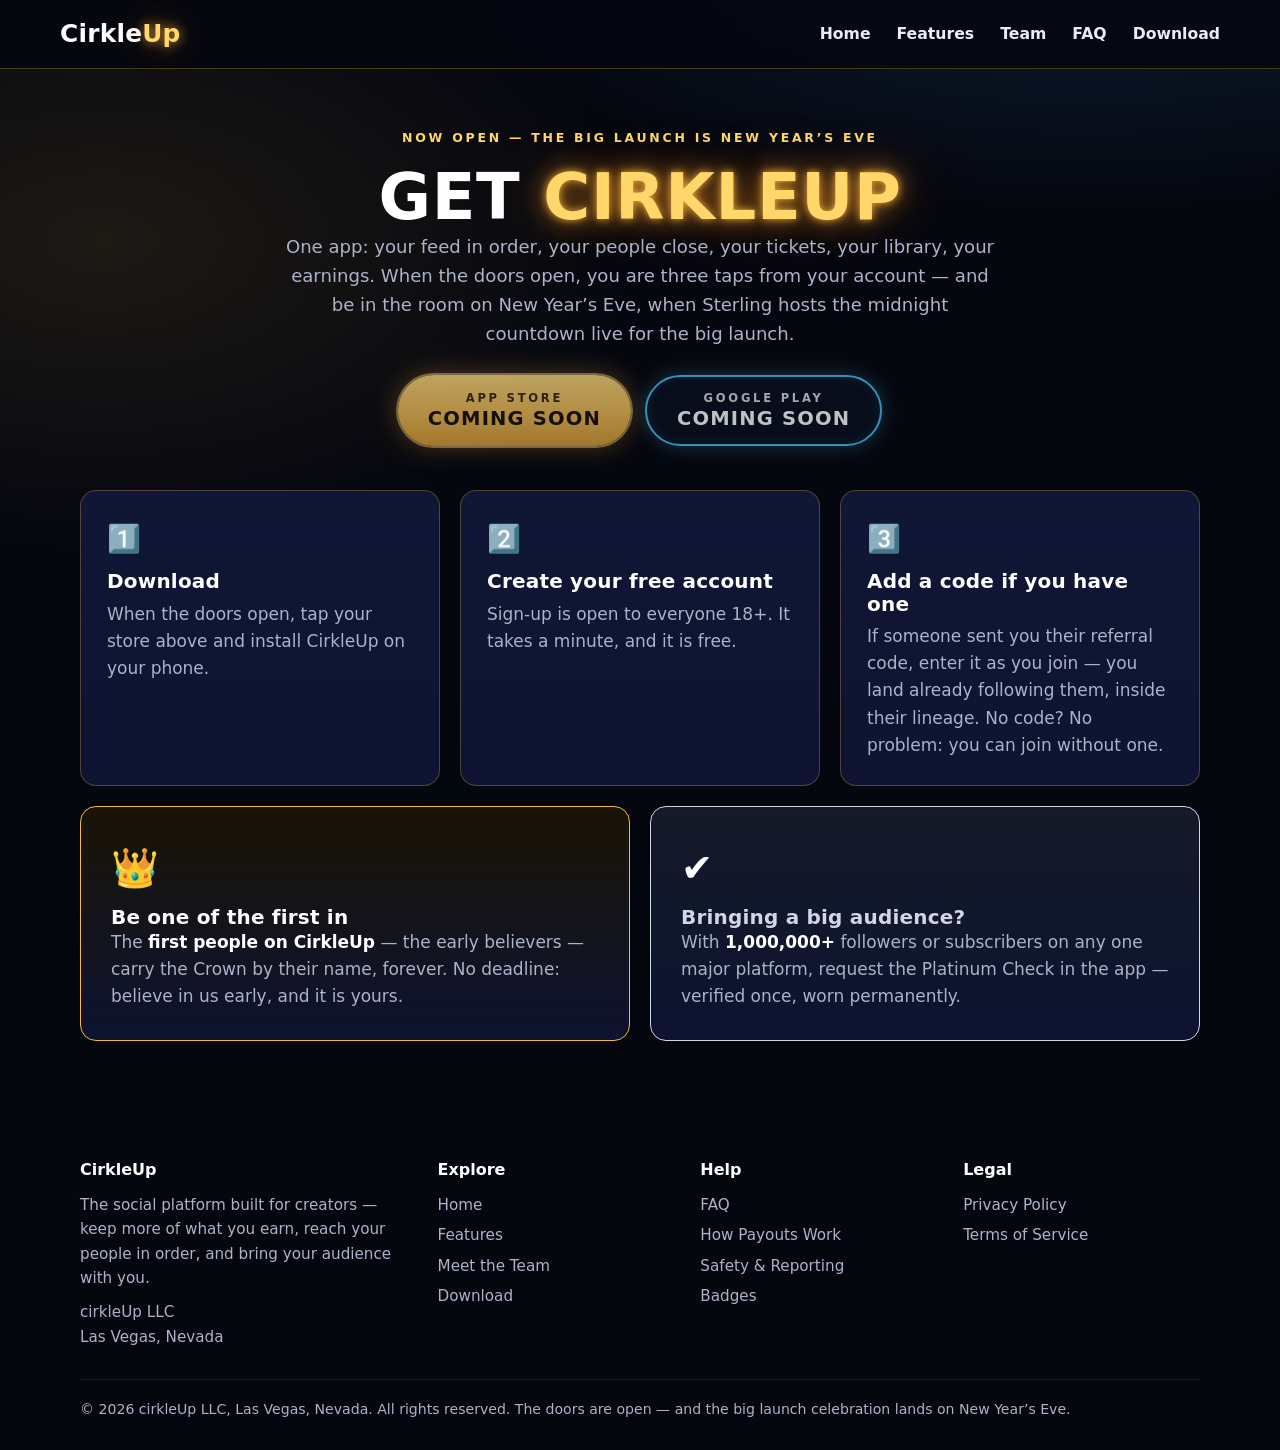
<file: download.html>
<!DOCTYPE html>
<html lang="en">
<head>
<meta charset="UTF-8">
<meta name="viewport" content="width=device-width, initial-scale=1">
<title>Download — CirkleUp</title>
<meta name="description" content="Download CirkleUp from the App Store or Google Play. Free to join, open sign-up, 18+. Now open — the big launch celebration lands New Year&rsquo;s Eve. From cirkleUp LLC, Las Vegas.">
<link rel="stylesheet" href="assets/css/style.css">
</head>
<body>
<header class="site">
  <div class="wrap nav">
    <a class="logo" href="index.html">Cirkle<span class="up">Up</span></a>
    <button class="nav-toggle" aria-label="Menu" aria-expanded="false">&#9776;</button>
    <ul class="nav-links">
        <li><a href="index.html">Home</a></li>
        <li><a href="features.html">Features</a></li>
        <li><a href="team.html">Team</a></li>
        <li><a href="faq.html">FAQ</a></li>
        <li><a href="download.html" aria-current="page">Download</a></li>
    </ul>
  </div>
</header>

<main>
<section class="hero">
  <div class="wrap center">
    <span class="eyebrow">Now open — the big launch is New Year&rsquo;s Eve</span>
    <h1 style="font-size:clamp(2.2rem,6vw,4rem);text-transform:uppercase">Get <span class="glow">CirkleUp</span></h1>
    <p class="lede">One app: your feed in order, your people close, your tickets, your library, your earnings. When the doors open, you are three taps from your account — and be in the room on New Year&rsquo;s Eve, when Sterling hosts the midnight countdown live for the big launch.</p>
    <div class="btnrow center">
  <span class="btn btn-gold btn-held" aria-disabled="true"><span class="store">App Store</span><span class="cta">COMING SOON</span></span>
  <span class="btn btn-blue btn-held" aria-disabled="true"><span class="store">Google Play</span><span class="cta">COMING SOON</span></span>
</div>
    <div class="grid c3" style="margin-top:44px;text-align:left">
      <div class="card"><div class="icon">1️⃣</div><h3>Download</h3><p>When the doors open, tap your store above and install CirkleUp on your phone.</p></div>
      <div class="card"><div class="icon">2️⃣</div><h3>Create your free account</h3><p>Sign-up is open to everyone 18+. It takes a minute, and it is free.</p></div>
      <div class="card"><div class="icon">3️⃣</div><h3>Add a code if you have one</h3><p>If someone sent you their referral code, enter it as you join — you land already following them, inside their lineage. No code? No problem: you can join without one.</p></div>
    </div>
    <div class="grid c2" style="margin-top:20px;text-align:left">
      <div class="badge-card badge-crown"><div class="bigmark">👑</div><h3>Be one of the first in</h3><p style="color:var(--muted)">The <strong style="color:#fff">first people on CirkleUp</strong> — the early believers — carry the Crown by their name, forever. No deadline: believe in us early, and it is yours.</p></div>
      <div class="badge-card badge-plat"><div class="bigmark">✔️</div><h3>Bringing a big audience?</h3><p style="color:var(--muted)">With <strong style="color:#fff">1,000,000+</strong> followers or subscribers on any one major platform, request the Platinum Check in the app — verified once, worn permanently.</p></div>
    </div>
  </div>
</section>
</main>

<footer class="site">
  <div class="wrap">
    <div class="cols">
      <div>
        <h4>CirkleUp</h4>
        <p>The social platform built for creators — keep more of what you earn, reach your people in order, and bring your audience with you.</p>
        <p style="margin-top:10px">cirkleUp LLC<br>Las Vegas, Nevada</p>
      </div>
      <div>
        <h4>Explore</h4>
        <ul>
          <li><a href="index.html">Home</a></li>
          <li><a href="features.html">Features</a></li>
          <li><a href="team.html">Meet the Team</a></li>
          <li><a href="download.html">Download</a></li>
        </ul>
      </div>
      <div>
        <h4>Help</h4>
        <ul>
          <li><a href="faq.html">FAQ</a></li>
          <li><a href="faq.html#payouts">How Payouts Work</a></li>
          <li><a href="faq.html#safety">Safety &amp; Reporting</a></li>
          <li><a href="faq.html#badges">Badges</a></li>
        </ul>
      </div>
      <div>
        <h4>Legal</h4>
        <ul>
          <li><a href="privacy.html">Privacy Policy</a></li>
          <li><a href="terms.html">Terms of Service</a></li>
        </ul>
      </div>
    </div>
    <div class="fine">&copy; <span data-year>2026</span> cirkleUp LLC, Las Vegas, Nevada. All rights reserved. The doors are open — and the big launch celebration lands on New Year&rsquo;s Eve.</div>
  </div>
</footer>
<script src="assets/js/main.js"></script>
</body>
</html>
</file>
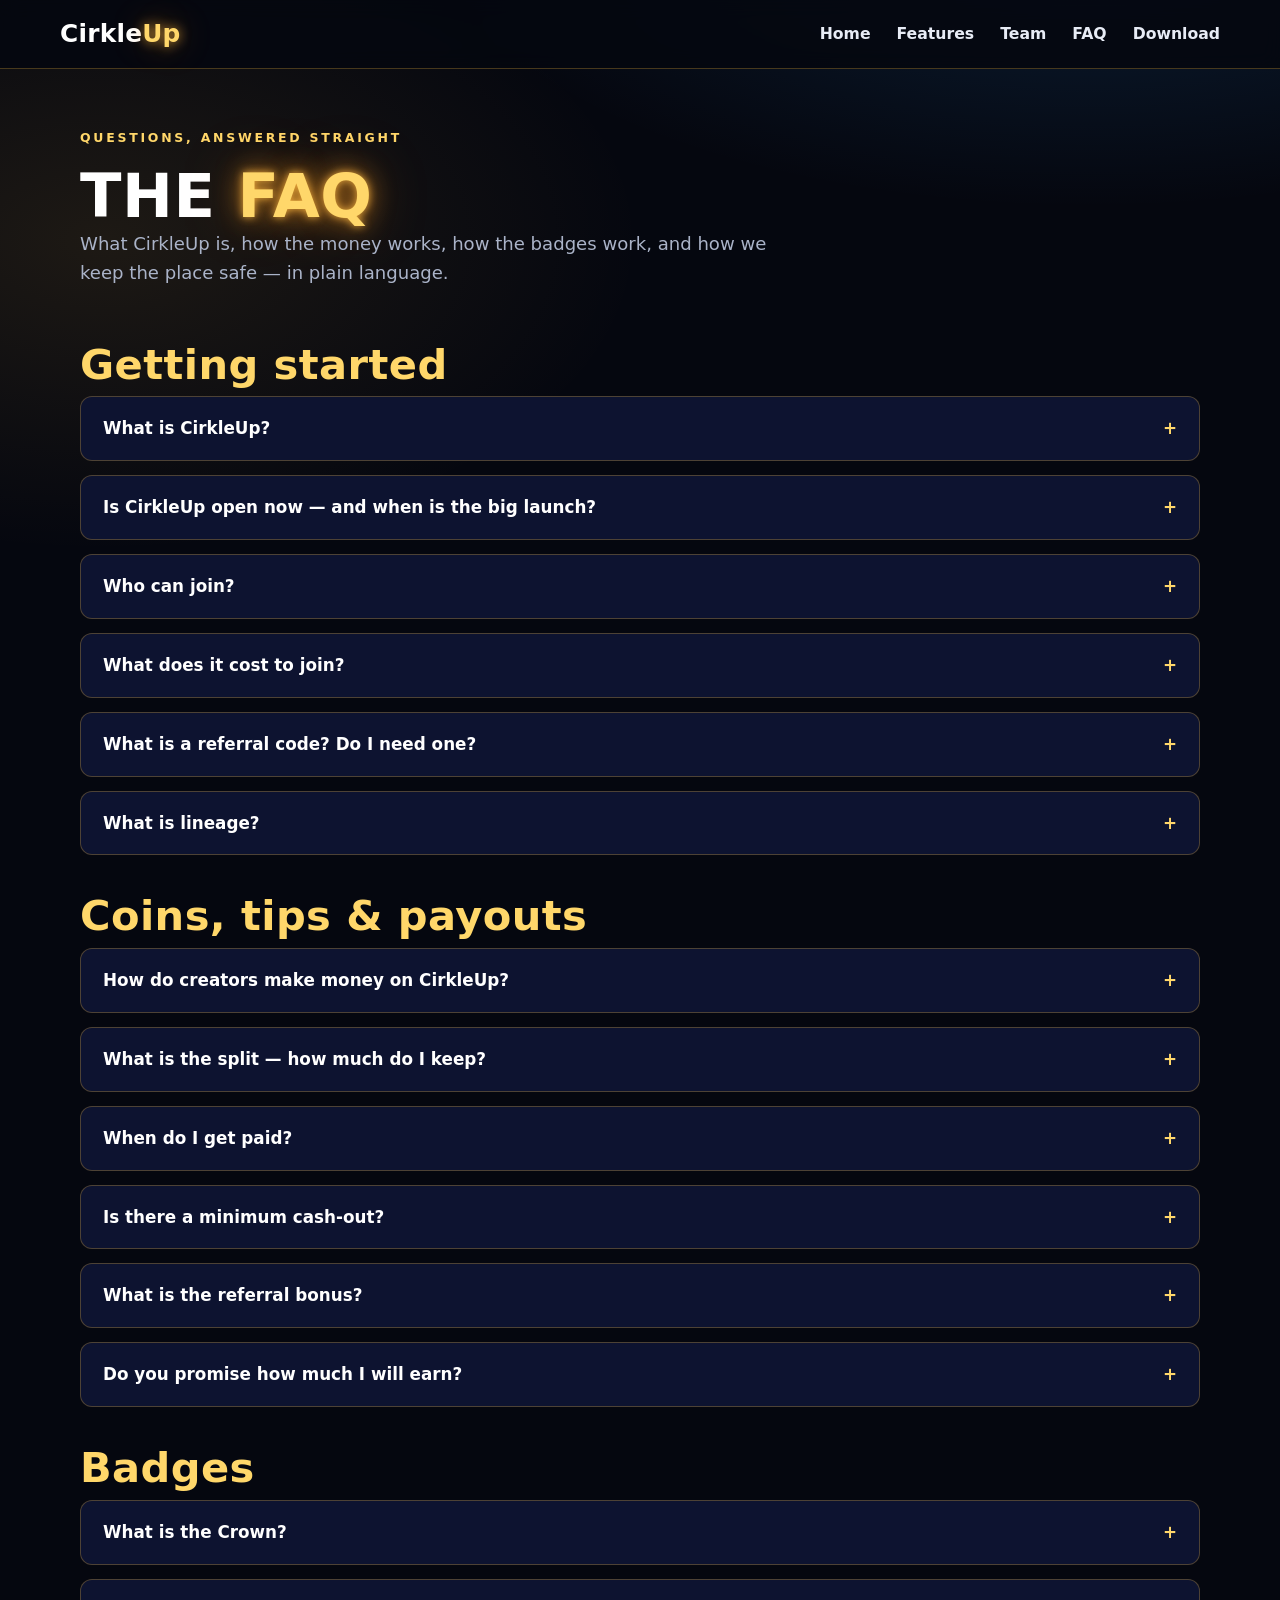
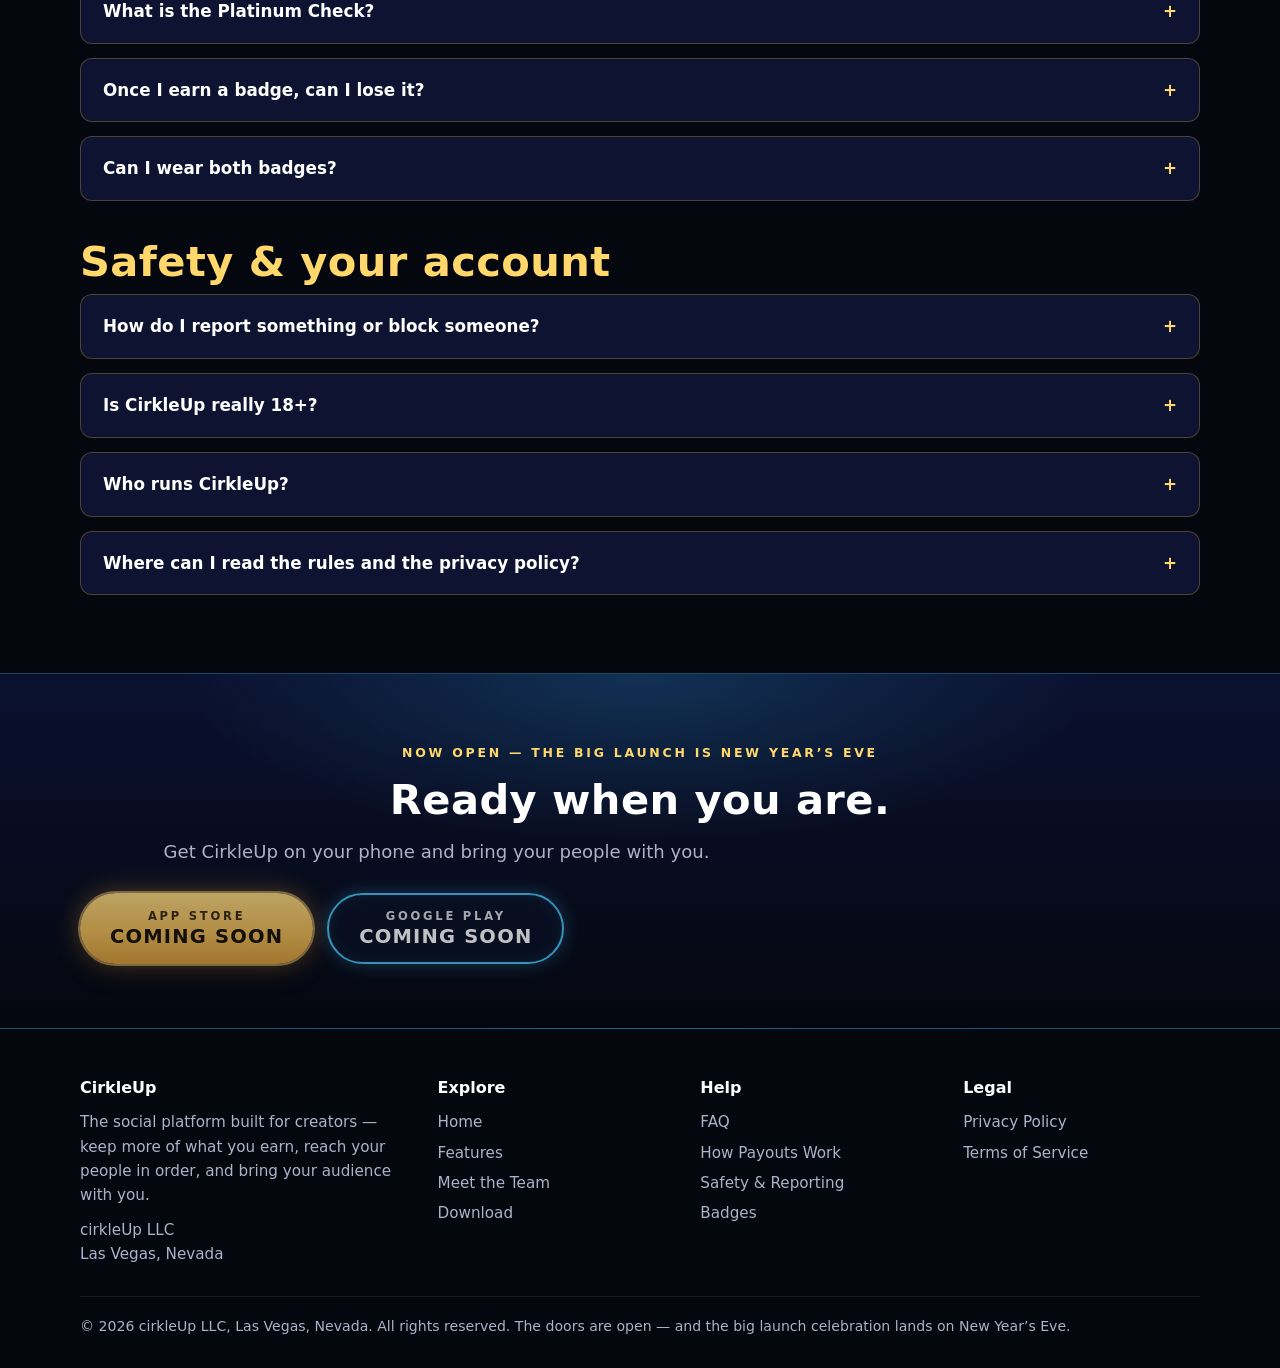
<file: faq.html>
<!DOCTYPE html>
<html lang="en">
<head>
<meta charset="UTF-8">
<meta name="viewport" content="width=device-width, initial-scale=1">
<title>FAQ — CirkleUp</title>
<meta name="description" content="CirkleUp questions answered: open sign-up, referral codes, creator payouts, the Crown and Platinum Check badges, safety and reporting.">
<link rel="stylesheet" href="assets/css/style.css">
</head>
<body>
<header class="site">
  <div class="wrap nav">
    <a class="logo" href="index.html">Cirkle<span class="up">Up</span></a>
    <button class="nav-toggle" aria-label="Menu" aria-expanded="false">&#9776;</button>
    <ul class="nav-links">
        <li><a href="index.html">Home</a></li>
        <li><a href="features.html">Features</a></li>
        <li><a href="team.html">Team</a></li>
        <li><a href="faq.html" aria-current="page">FAQ</a></li>
        <li><a href="download.html">Download</a></li>
    </ul>
  </div>
</header>

<main>
<section class="hero" style="padding-bottom:10px">
  <div class="wrap">
    <span class="eyebrow">Questions, answered straight</span>
    <h1 style="font-size:clamp(2.2rem,6vw,3.8rem);text-transform:uppercase">The <span class="glow">FAQ</span></h1>
    <p class="lede">What CirkleUp is, how the money works, how the badges work, and how we keep the place safe — in plain language.</p>
  </div>
</section>
<section style="padding-top:6px">
  <div class="wrap">
    <h2 class="faq-group" id="start">Getting started</h2>
    <details class="faq"><summary>What is CirkleUp?</summary><div class="a">CirkleUp is a social platform built for creators, from <strong>cirkleUp LLC in Las Vegas, Nevada</strong>. Post to a chronological feed, go live, play games with your community, host ticketed events, keep your work in a content library, and chat with your people — all in one app.</div></details>
    <details class="faq"><summary>Is CirkleUp open now — and when is the big launch?</summary><div class="a">CirkleUp is <strong>open now</strong> — download the app and join today. The <strong>big launch celebration is New Year&rsquo;s Eve</strong>, with Sterling hosting the midnight countdown live on CirkleUp. The first ones in are crowned as early believers — see the badges section below.</div></details>
    <details class="faq"><summary>Who can join?</summary><div class="a">Anyone <strong>18 or older</strong>. Sign-up is <strong>open</strong> — download the app, create a free account, and you are in. No invitation is required.</div></details>
    <details class="faq"><summary>What does it cost to join?</summary><div class="a">Creating an account is <strong>free</strong>. Inside the app, fans can buy coins to support creators with tips, gifts, and event tickets — supporting the creators you love is always your choice.</div></details>
    <details class="faq"><summary>What is a referral code? Do I need one?</summary><div class="a">A referral code is how CirkleUp knows who brought you. You do <strong>not</strong> need one to join. But if a creator or a friend sent you their link or code, use it when you sign up: you land already following them, and you are connected to them in their lineage.</div></details>
    <details class="faq"><summary>What is lineage?</summary><div class="a">Your lineage is your place in the network you build. The people who join through your link or code stay connected to you in your lineage — a <strong>permanent community position</strong> that shows the network you brought together. It is about connection and credit for building your circle — nothing more, nothing hidden.</div></details>

    <h2 class="faq-group" id="payouts">Coins, tips &amp; payouts</h2>
    <details class="faq"><summary>How do creators make money on CirkleUp?</summary><div class="a">Fans buy coins in the app and spend them with you — as <strong>tips and gifts</strong>, and on <strong>tickets to your events</strong>. Every sale is recorded in dollars at the moment it happens, with your share written down right then.</div></details>
    <details class="faq"><summary>What is the split — how much do I keep?</summary><div class="a">You keep <strong>more</strong> of what CirkleUp actually receives from your sales than anywhere else — the exact split drops at launch. The same split covers coins, tips, gifts, and ticketed events.</div></details>
    <details class="faq"><summary>When do I get paid?</summary><div class="a">Earnings become payable <strong>7 days</strong> after they are earned — that hold lets refunds and reversed payments settle before money moves. Payouts then go out <strong>weekly</strong>.</div></details>
    <details class="faq"><summary>Is there a minimum cash-out?</summary><div class="a">Yes — you can cash out once your payable balance reaches <strong>$10</strong>.</div></details>
    <details class="faq"><summary>What is the referral bonus?</summary><div class="a">If a creator joins CirkleUp with <strong>your</strong> referral code and sells tickets, you receive a bonus from <strong>their ticket sales during their first 30 days</strong>. The bonus comes out of the creator&rsquo;s share, and it goes to the <strong>direct inviter only</strong> — the one person whose code was used. After those first 30 days, the creator keeps their full share.</div></details>
    <details class="faq"><summary>Do you promise how much I will earn?</summary><div class="a">No — and be careful with any platform that does. What we put in writing is the <strong>split</strong>: your share of what your sales actually bring in. What you earn depends on your work and your audience.</div></details>

    <h2 class="faq-group" id="badges">Badges</h2>
    <details class="faq"><summary>What is the Crown?</summary><div class="a">The Crown is for the first ones in — the early believers. Join CirkleUp as one of the <strong>first people on the app</strong> and a gold crown sits by your name everywhere it shows — profile, posts, comments, chat, live, and events. There is no deadline and no window attached to it. No claiming, no applying — and you <strong>keep it forever</strong>. It is our loyalty to the people who believed in us.</div></details>
    <details class="faq"><summary>What is the Platinum Check?</summary><div class="a">The Platinum Check is CirkleUp&rsquo;s mark for the biggest creators: members with <strong>1,000,000 or more followers or subscribers on any one major platform</strong> — YouTube, TikTok, Instagram, Facebook, X, Kick, or Twitch. Request it in the app and connect or show the platform account; we verify the count once. It is <strong>never self-claimed</strong> — a check anybody could just take would not be worth wearing.</div></details>
    <details class="faq"><summary>Once I earn a badge, can I lose it?</summary><div class="a">No. Once a badge is earned, it is <strong>permanent</strong> — the Platinum Check stays even if your follower count later dips, and the Crown never comes off. We do not take honors back.</div></details>
    <details class="faq"><summary>Can I wear both badges?</summary><div class="a">Yes — the badges <strong>stack</strong>. A creator with a million followers who is also one of the first ones in wears the Crown and the Platinum Check side by side.</div></details>

    <h2 class="faq-group" id="safety">Safety &amp; your account</h2>
    <details class="faq"><summary>How do I report something or block someone?</summary><div class="a">Every post, profile, and live has a <strong>report</strong> option, and you can <strong>block</strong> any account so it cannot reach you. Reports go to our moderation team for review. If someone is bothering you, block first — you never have to engage.</div></details>
    <details class="faq"><summary>Is CirkleUp really 18+?</summary><div class="a">Yes. CirkleUp is for adults <strong>18 and older</strong>, and accounts are expected to belong to the person using them — one person, one account.</div></details>
    <details class="faq"><summary>Who runs CirkleUp?</summary><div class="a">CirkleUp is run by <strong>cirkleUp LLC</strong>, a company born in Las Vegas, Nevada. Sterling Cole and Claire Donovan are the faces of the front team — the hosts you will see at the parties and in the welcome materials.</div></details>
    <details class="faq"><summary>Where can I read the rules and the privacy policy?</summary><div class="a">Right here: the <a href='terms.html'>Terms of Service</a> and the <a href='privacy.html'>Privacy Policy</a> are linked at the bottom of every page on this site, and inside the app.</div></details>
  </div>
</section>
</main>

<section class="dl-band">
  <div class="wrap">
    <span class="eyebrow">Now open — the big launch is New Year&rsquo;s Eve</span>
    <h2>Ready when you are.</h2>
    <p class="lede center">Get CirkleUp on your phone and bring your people with you.</p>
    <div class="btnrow center">
  <span class="btn btn-gold btn-held" aria-disabled="true"><span class="store">App Store</span><span class="cta">COMING SOON</span></span>
  <span class="btn btn-blue btn-held" aria-disabled="true"><span class="store">Google Play</span><span class="cta">COMING SOON</span></span>
</div>
  </div>
</section>
<footer class="site">
  <div class="wrap">
    <div class="cols">
      <div>
        <h4>CirkleUp</h4>
        <p>The social platform built for creators — keep more of what you earn, reach your people in order, and bring your audience with you.</p>
        <p style="margin-top:10px">cirkleUp LLC<br>Las Vegas, Nevada</p>
      </div>
      <div>
        <h4>Explore</h4>
        <ul>
          <li><a href="index.html">Home</a></li>
          <li><a href="features.html">Features</a></li>
          <li><a href="team.html">Meet the Team</a></li>
          <li><a href="download.html">Download</a></li>
        </ul>
      </div>
      <div>
        <h4>Help</h4>
        <ul>
          <li><a href="faq.html">FAQ</a></li>
          <li><a href="faq.html#payouts">How Payouts Work</a></li>
          <li><a href="faq.html#safety">Safety &amp; Reporting</a></li>
          <li><a href="faq.html#badges">Badges</a></li>
        </ul>
      </div>
      <div>
        <h4>Legal</h4>
        <ul>
          <li><a href="privacy.html">Privacy Policy</a></li>
          <li><a href="terms.html">Terms of Service</a></li>
        </ul>
      </div>
    </div>
    <div class="fine">&copy; <span data-year>2026</span> cirkleUp LLC, Las Vegas, Nevada. All rights reserved. The doors are open — and the big launch celebration lands on New Year&rsquo;s Eve.</div>
  </div>
</footer>
<script src="assets/js/main.js"></script>
</body>
</html>
</file>
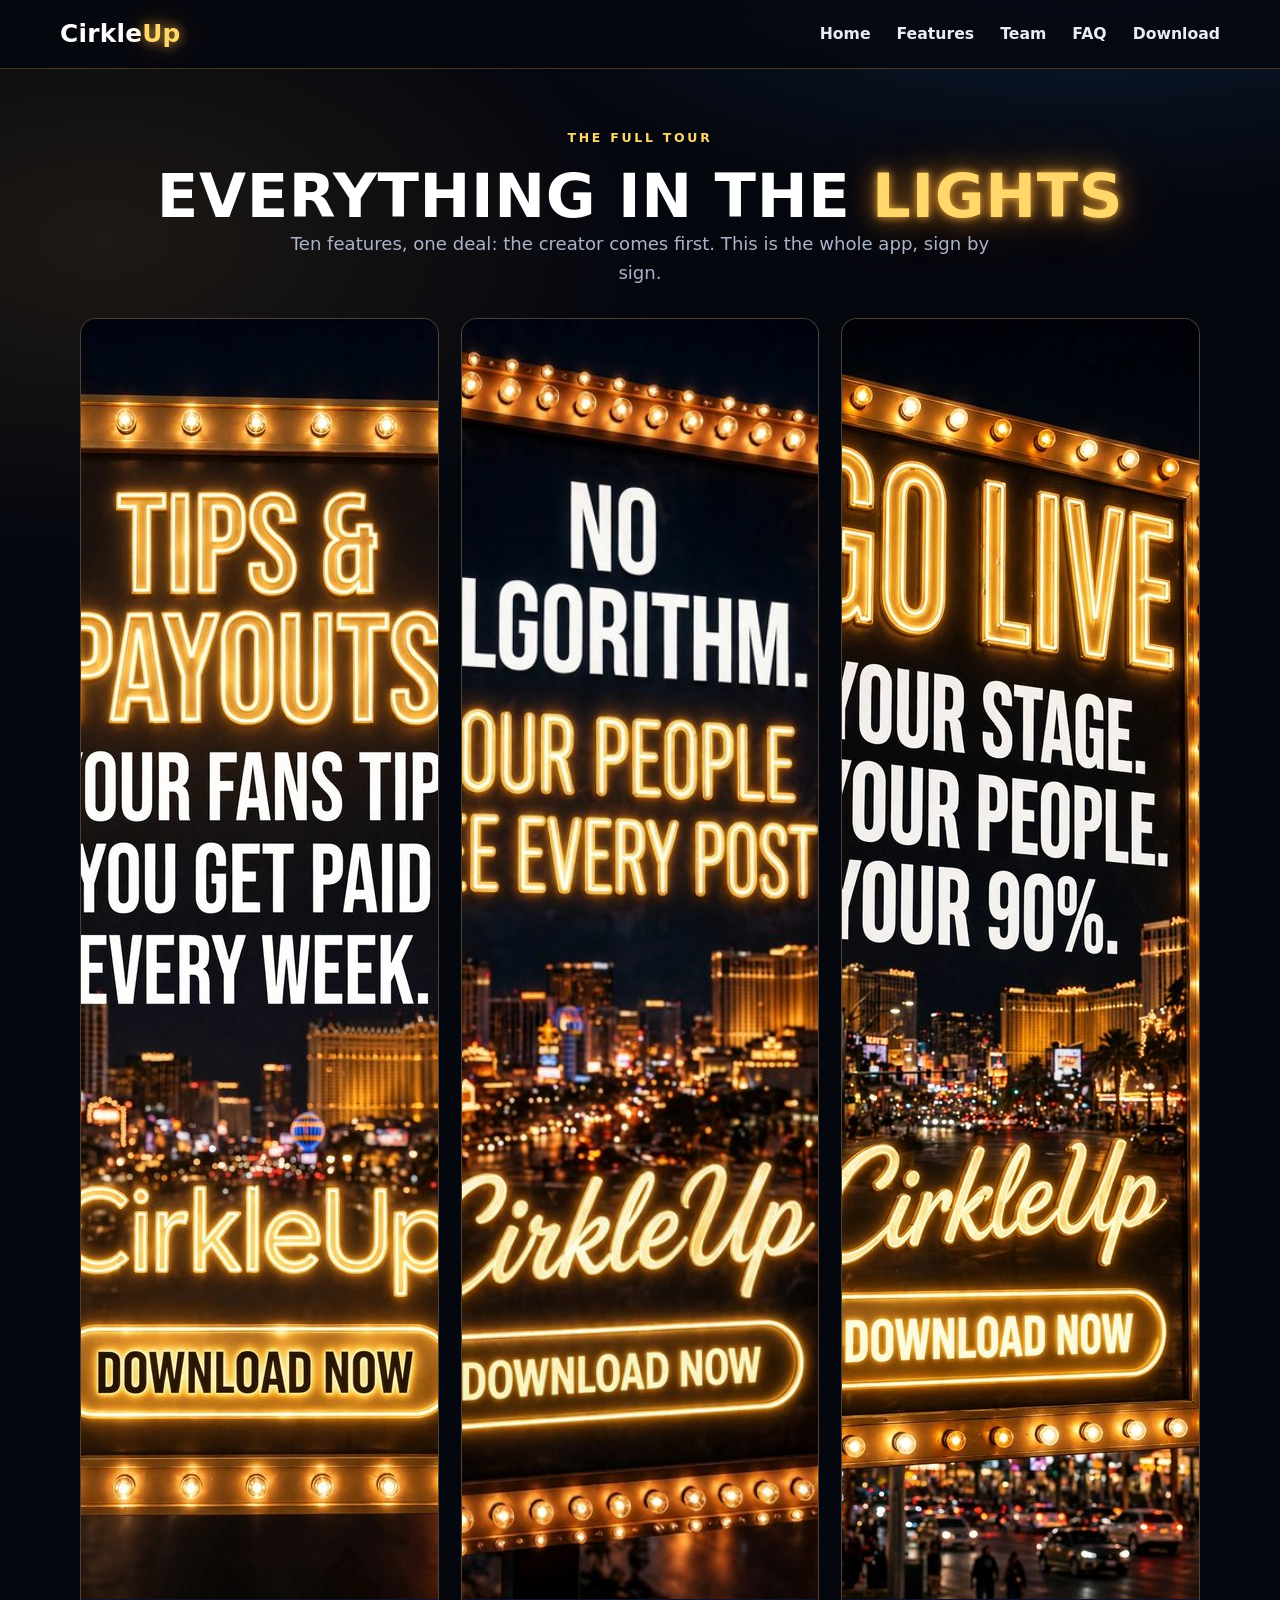
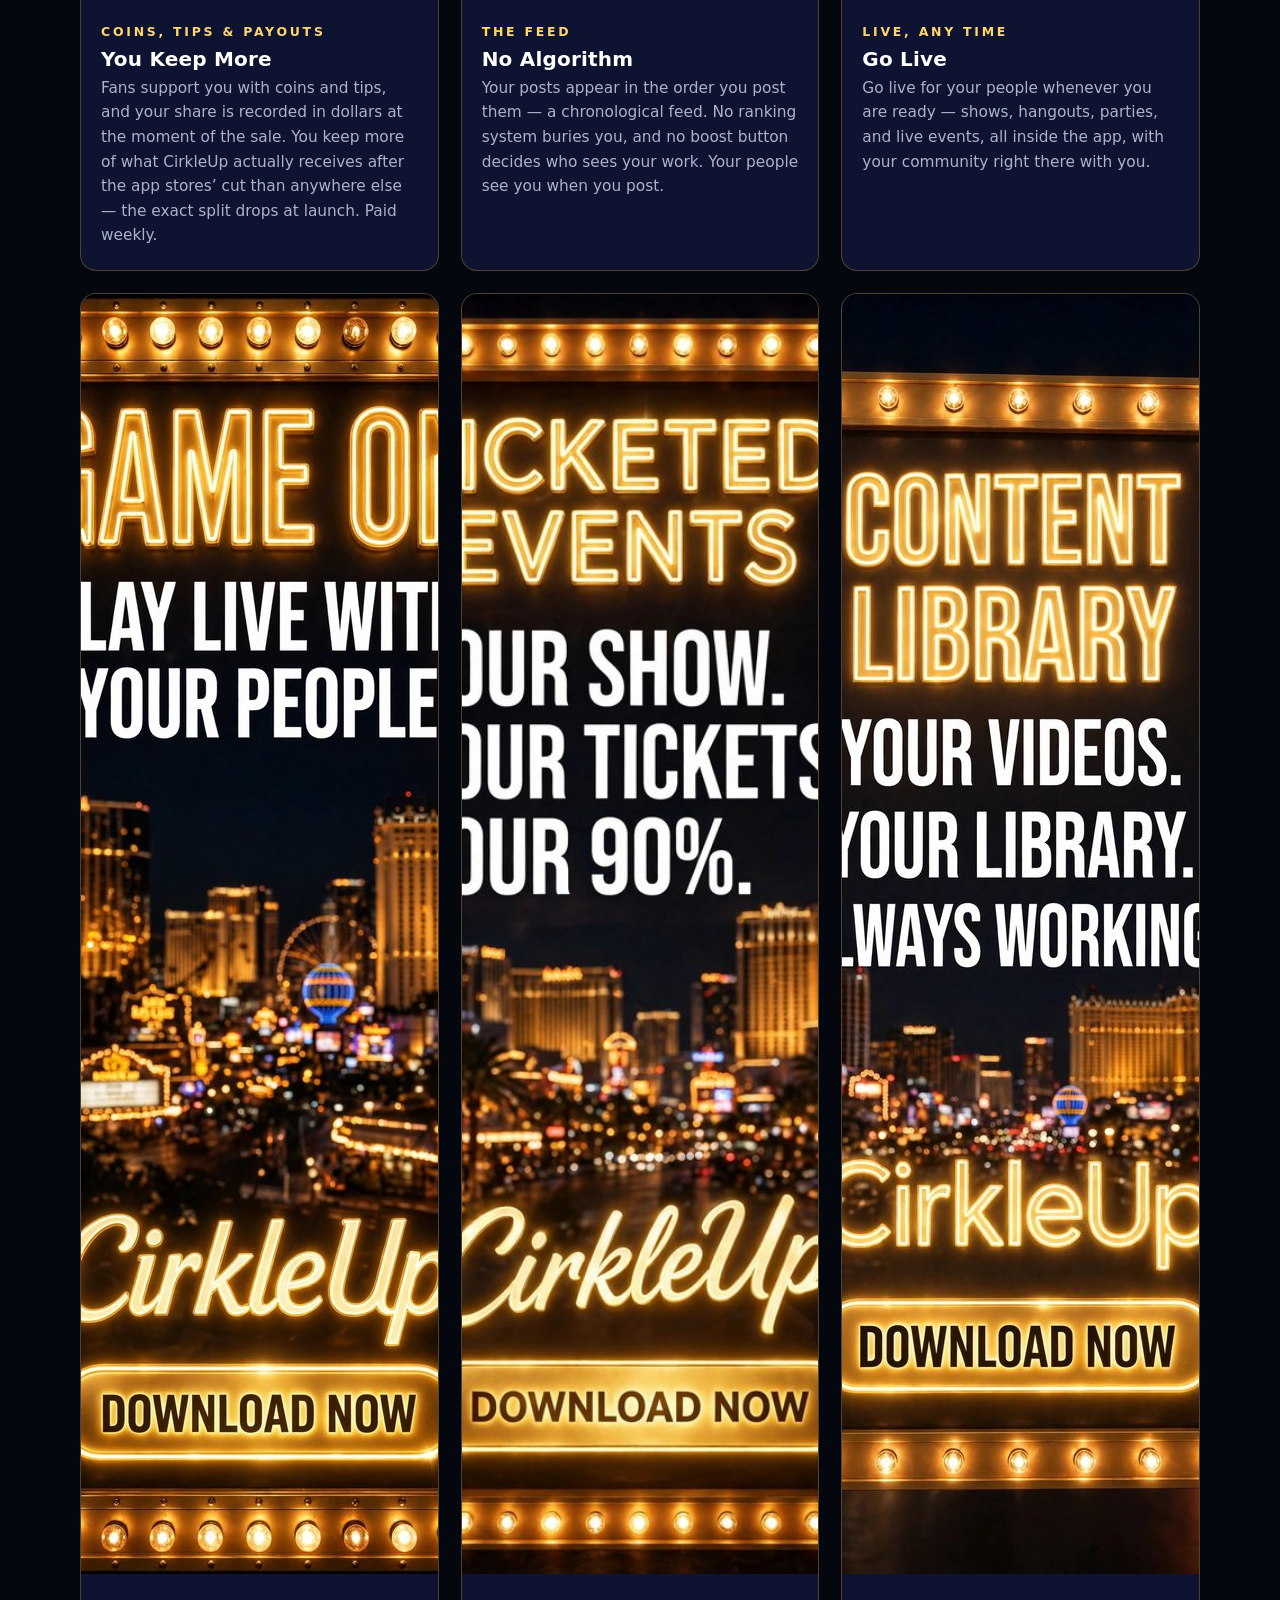
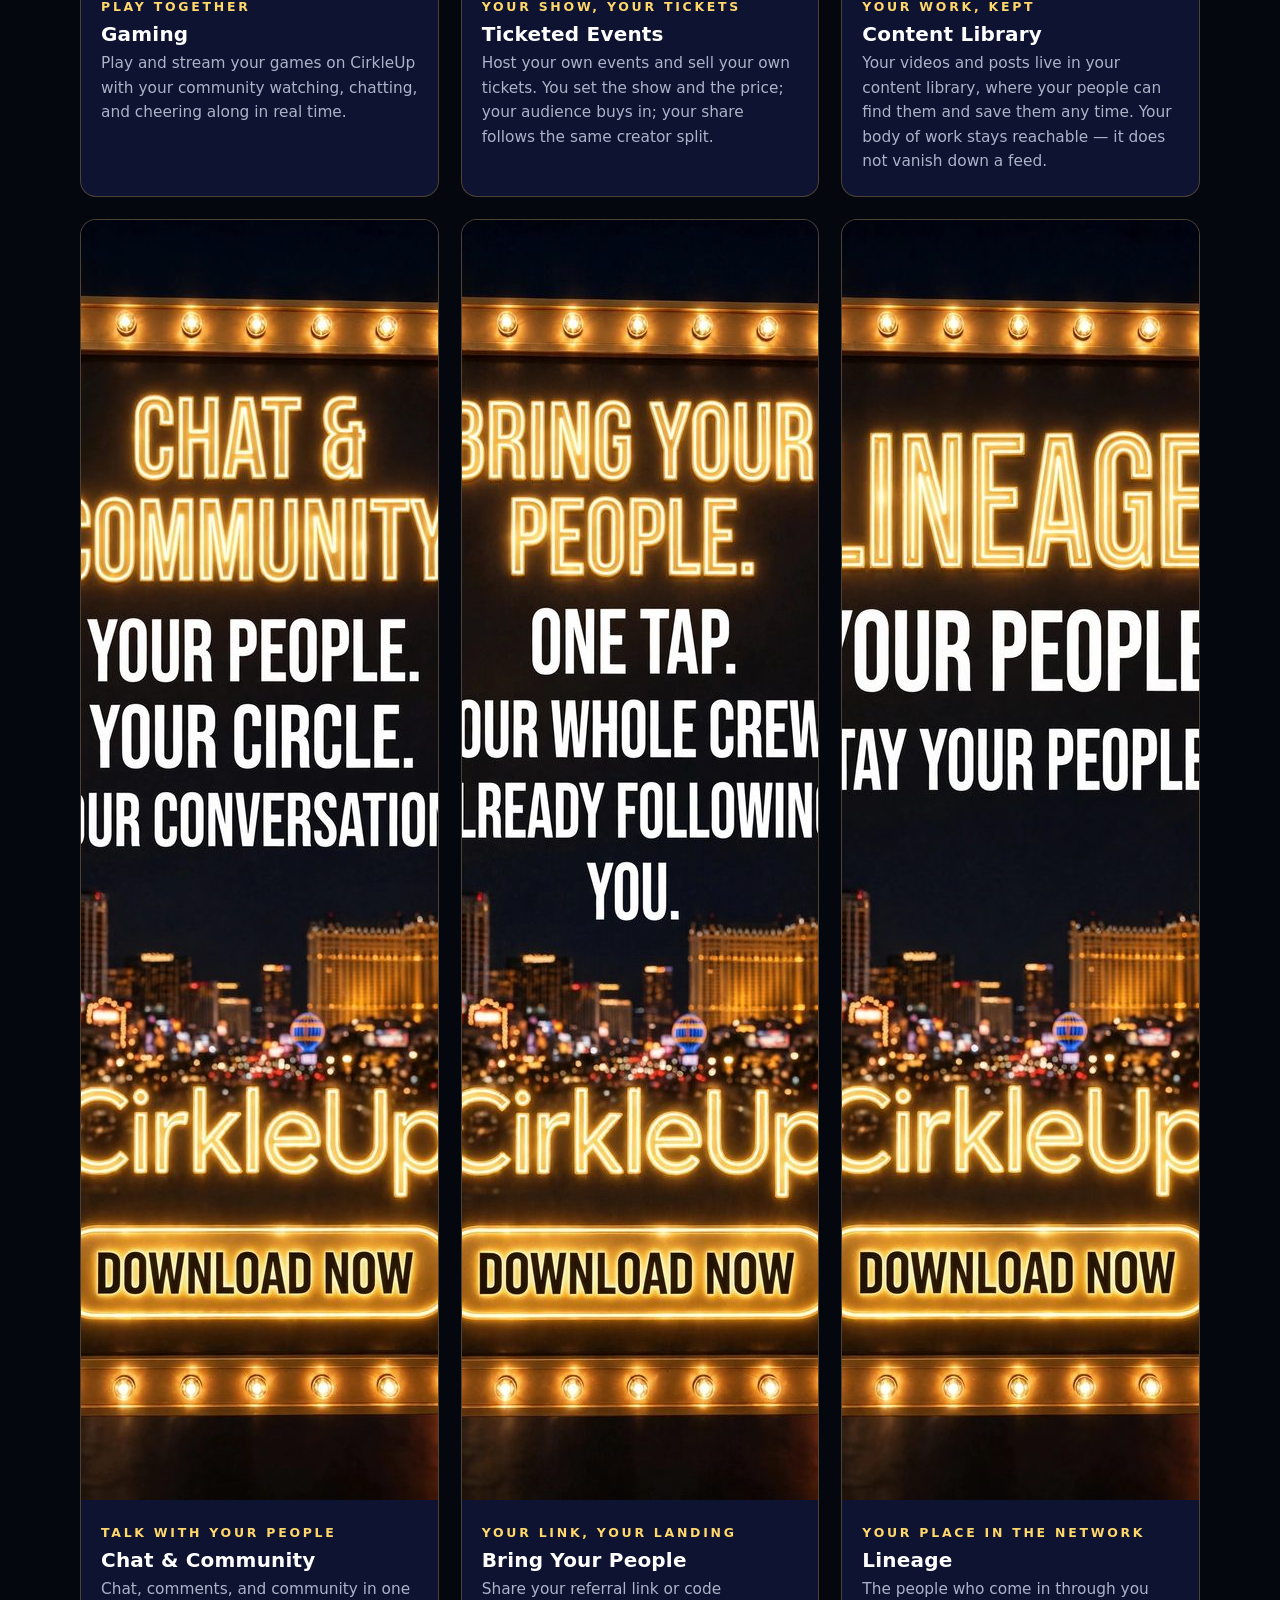
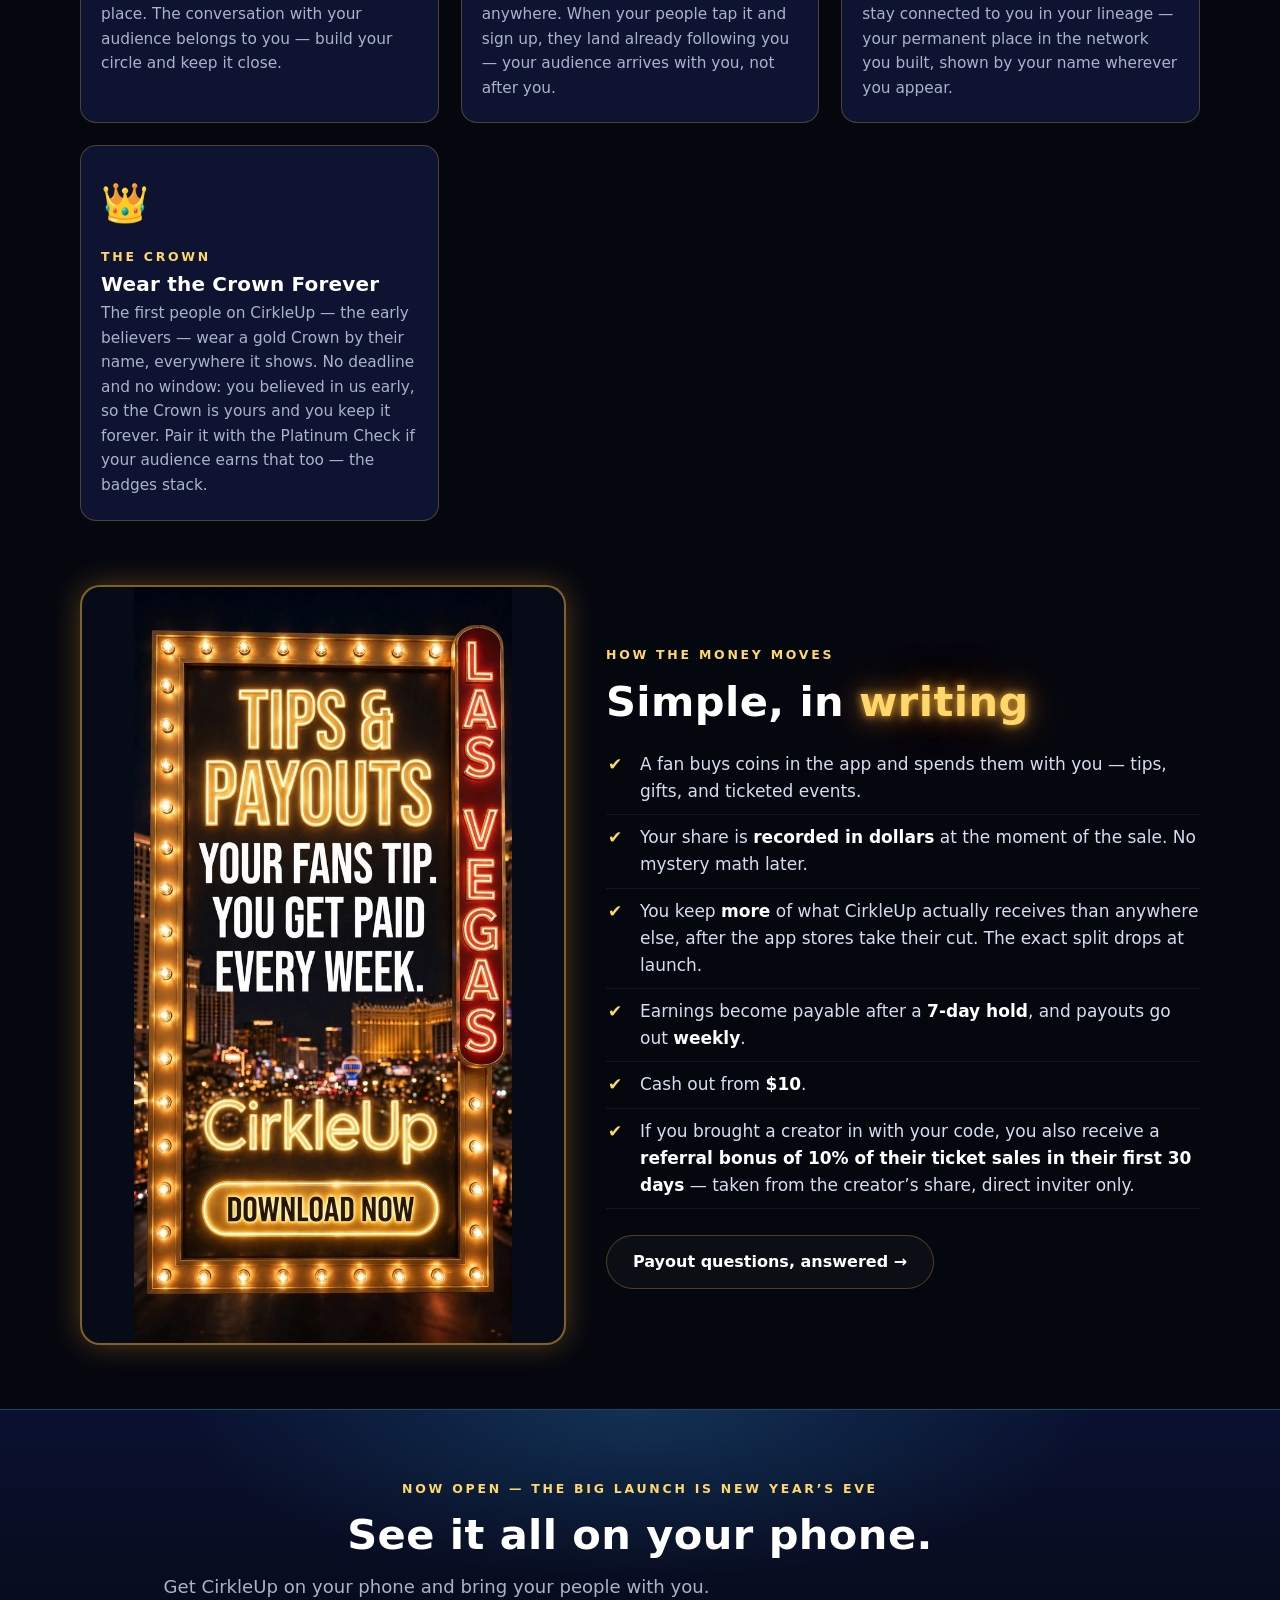
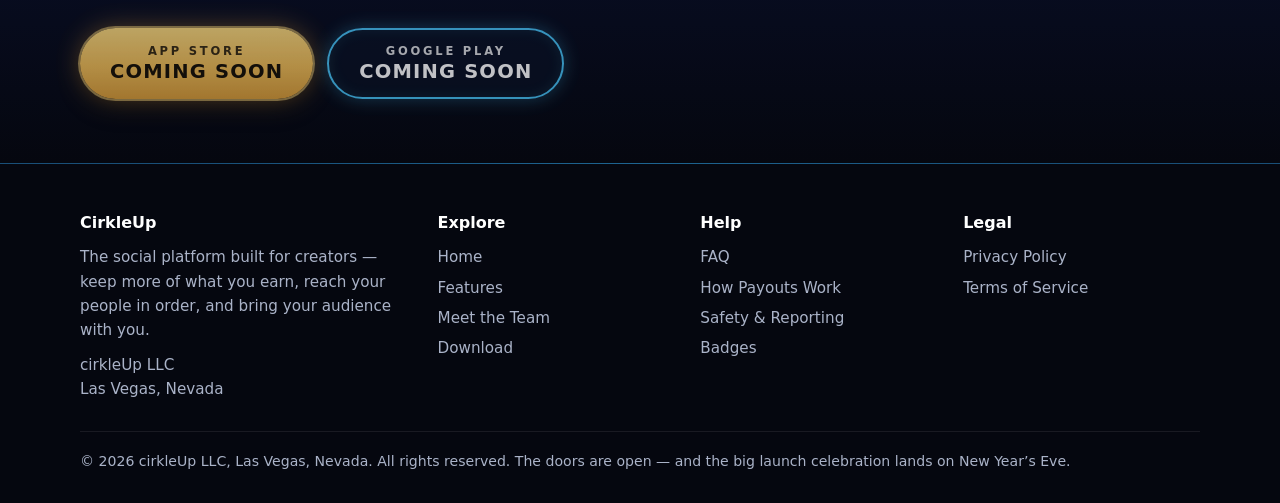
<file: features.html>
<!DOCTYPE html>
<html lang="en">
<head>
<meta charset="UTF-8">
<meta name="viewport" content="width=device-width, initial-scale=1">
<title>Features — CirkleUp</title>
<meta name="description" content="The full CirkleUp feature tour: keep more, no algorithm, go live, gaming, ticketed events, content library, chat, bring your people, and lineage.">
<link rel="stylesheet" href="assets/css/style.css">
</head>
<body>
<header class="site">
  <div class="wrap nav">
    <a class="logo" href="index.html">Cirkle<span class="up">Up</span></a>
    <button class="nav-toggle" aria-label="Menu" aria-expanded="false">&#9776;</button>
    <ul class="nav-links">
        <li><a href="index.html">Home</a></li>
        <li><a href="features.html" aria-current="page">Features</a></li>
        <li><a href="team.html">Team</a></li>
        <li><a href="faq.html">FAQ</a></li>
        <li><a href="download.html">Download</a></li>
    </ul>
  </div>
</header>

<main>
<section class="hero" style="padding-bottom:20px">
  <div class="wrap center">
    <span class="eyebrow">The full tour</span>
    <h1 style="font-size:clamp(2.2rem,6vw,3.8rem);text-transform:uppercase">Everything in the <span class="glow">lights</span></h1>
    <p class="lede">Ten features, one deal: the creator comes first. This is the whole app, sign by sign.</p>
  </div>
</section>
<section style="padding-top:10px">
  <div class="wrap">
    <div class="signrow">
      <div class="signcard"><img src="assets/img/signs/sign-tips-payouts.jpg" alt="Lit-up CirkleUp sign: Coins, Tips and Payouts" loading="lazy" width="640" height="1280"><div class="cap"><span class="eyebrow" style="margin-bottom:6px">Coins, Tips &amp; Payouts</span><h3>You Keep More</h3><p>Fans support you with coins and tips, and your share is recorded in dollars at the moment of the sale. You keep more of what CirkleUp actually receives after the app stores&rsquo; cut than anywhere else — the exact split drops at launch. Paid weekly.</p></div></div>
      <div class="signcard"><img src="assets/img/signs/sign-no-algorithm.jpg" alt="Lit-up CirkleUp sign: No Algorithm" loading="lazy" width="640" height="1280"><div class="cap"><span class="eyebrow" style="margin-bottom:6px">The Feed</span><h3>No Algorithm</h3><p>Your posts appear in the order you post them — a chronological feed. No ranking system buries you, and no boost button decides who sees your work. Your people see you when you post.</p></div></div>
      <div class="signcard"><img src="assets/img/signs/sign-go-live.jpg" alt="Lit-up CirkleUp sign: Go Live" loading="lazy" width="640" height="1280"><div class="cap"><span class="eyebrow" style="margin-bottom:6px">Live, any time</span><h3>Go Live</h3><p>Go live for your people whenever you are ready — shows, hangouts, parties, and live events, all inside the app, with your community right there with you.</p></div></div>
      <div class="signcard"><img src="assets/img/signs/sign-gaming.jpg" alt="Lit-up CirkleUp sign: Gaming" loading="lazy" width="640" height="1280"><div class="cap"><span class="eyebrow" style="margin-bottom:6px">Play together</span><h3>Gaming</h3><p>Play and stream your games on CirkleUp with your community watching, chatting, and cheering along in real time.</p></div></div>
      <div class="signcard"><img src="assets/img/signs/sign-ticketed-events.jpg" alt="Lit-up CirkleUp sign: Ticketed Events" loading="lazy" width="640" height="1280"><div class="cap"><span class="eyebrow" style="margin-bottom:6px">Your show, your tickets</span><h3>Ticketed Events</h3><p>Host your own events and sell your own tickets. You set the show and the price; your audience buys in; your share follows the same creator split.</p></div></div>
      <div class="signcard"><img src="assets/img/signs/sign-content-library.jpg" alt="Lit-up CirkleUp sign: Content Library" loading="lazy" width="640" height="1280"><div class="cap"><span class="eyebrow" style="margin-bottom:6px">Your work, kept</span><h3>Content Library</h3><p>Your videos and posts live in your content library, where your people can find them and save them any time. Your body of work stays reachable — it does not vanish down a feed.</p></div></div>
      <div class="signcard"><img src="assets/img/signs/sign-chat-community.jpg" alt="Lit-up CirkleUp sign: Chat &amp; Community" loading="lazy" width="640" height="1280"><div class="cap"><span class="eyebrow" style="margin-bottom:6px">Talk with your people</span><h3>Chat &amp; Community</h3><p>Chat, comments, and community in one place. The conversation with your audience belongs to you — build your circle and keep it close.</p></div></div>
      <div class="signcard"><img src="assets/img/signs/sign-bring-your-people.jpg" alt="Lit-up CirkleUp sign: Bring Your People" loading="lazy" width="640" height="1280"><div class="cap"><span class="eyebrow" style="margin-bottom:6px">Your link, your landing</span><h3>Bring Your People</h3><p>Share your referral link or code anywhere. When your people tap it and sign up, they land already following you — your audience arrives with you, not after you.</p></div></div>
      <div class="signcard"><img src="assets/img/signs/sign-lineage.jpg" alt="Lit-up CirkleUp sign: Lineage" loading="lazy" width="640" height="1280"><div class="cap"><span class="eyebrow" style="margin-bottom:6px">Your place in the network</span><h3>Lineage</h3><p>The people who come in through you stay connected to you in your lineage — your permanent place in the network you built, shown by your name wherever you appear.</p></div></div>
      <div class="signcard"><div class="cap" style="padding-top:26px"><div class="bigmark">👑</div><span class="eyebrow" style="margin-bottom:6px">The Crown</span><h3>Wear the Crown Forever</h3><p>The first people on CirkleUp — the early believers — wear a gold Crown by their name, everywhere it shows. No deadline and no window: you believed in us early, so the Crown is yours and you keep it forever. Pair it with the Platinum Check if your audience earns that too — the badges stack.</p></div></div>
    </div>
  </div>
</section>
<section style="padding-top:0">
  <div class="wrap split">
    <div><img class="art" src="assets/img/signs/sign-tips-payouts.jpg" alt="Lit-up CirkleUp sign about coins, tips and payouts." width="640" height="1280"></div>
    <div>
      <span class="eyebrow">How the money moves</span>
      <h2>Simple, in <span class="glow">writing</span></h2>
      <ul class="ticks">
        <li>A fan buys coins in the app and spends them with you — tips, gifts, and ticketed events.</li>
        <li>Your share is <strong>recorded in dollars</strong> at the moment of the sale. No mystery math later.</li>
        <li>You keep <strong>more</strong> of what CirkleUp actually receives than anywhere else, after the app stores take their cut. The exact split drops at launch.</li>
        <li>Earnings become payable after a <strong>7-day hold</strong>, and payouts go out <strong>weekly</strong>.</li>
        <li>Cash out from <strong>$10</strong>.</li>
        <li>If you brought a creator in with your code, you also receive a <strong>referral bonus of 10% of their ticket sales in their first 30 days</strong> — taken from the creator&rsquo;s share, direct inviter only.</li>
      </ul>
      <div class="btnrow"><a class="btn-ghost btn" href="faq.html#payouts" style="flex-direction:row">Payout questions, answered &rarr;</a></div>
    </div>
  </div>
</section>
</main>

<section class="dl-band">
  <div class="wrap">
    <span class="eyebrow">Now open — the big launch is New Year&rsquo;s Eve</span>
    <h2>See it all on your phone.</h2>
    <p class="lede center">Get CirkleUp on your phone and bring your people with you.</p>
    <div class="btnrow center">
  <span class="btn btn-gold btn-held" aria-disabled="true"><span class="store">App Store</span><span class="cta">COMING SOON</span></span>
  <span class="btn btn-blue btn-held" aria-disabled="true"><span class="store">Google Play</span><span class="cta">COMING SOON</span></span>
</div>
  </div>
</section>
<footer class="site">
  <div class="wrap">
    <div class="cols">
      <div>
        <h4>CirkleUp</h4>
        <p>The social platform built for creators — keep more of what you earn, reach your people in order, and bring your audience with you.</p>
        <p style="margin-top:10px">cirkleUp LLC<br>Las Vegas, Nevada</p>
      </div>
      <div>
        <h4>Explore</h4>
        <ul>
          <li><a href="index.html">Home</a></li>
          <li><a href="features.html">Features</a></li>
          <li><a href="team.html">Meet the Team</a></li>
          <li><a href="download.html">Download</a></li>
        </ul>
      </div>
      <div>
        <h4>Help</h4>
        <ul>
          <li><a href="faq.html">FAQ</a></li>
          <li><a href="faq.html#payouts">How Payouts Work</a></li>
          <li><a href="faq.html#safety">Safety &amp; Reporting</a></li>
          <li><a href="faq.html#badges">Badges</a></li>
        </ul>
      </div>
      <div>
        <h4>Legal</h4>
        <ul>
          <li><a href="privacy.html">Privacy Policy</a></li>
          <li><a href="terms.html">Terms of Service</a></li>
        </ul>
      </div>
    </div>
    <div class="fine">&copy; <span data-year>2026</span> cirkleUp LLC, Las Vegas, Nevada. All rights reserved. The doors are open — and the big launch celebration lands on New Year&rsquo;s Eve.</div>
  </div>
</footer>
<script src="assets/js/main.js"></script>
</body>
</html>
</file>
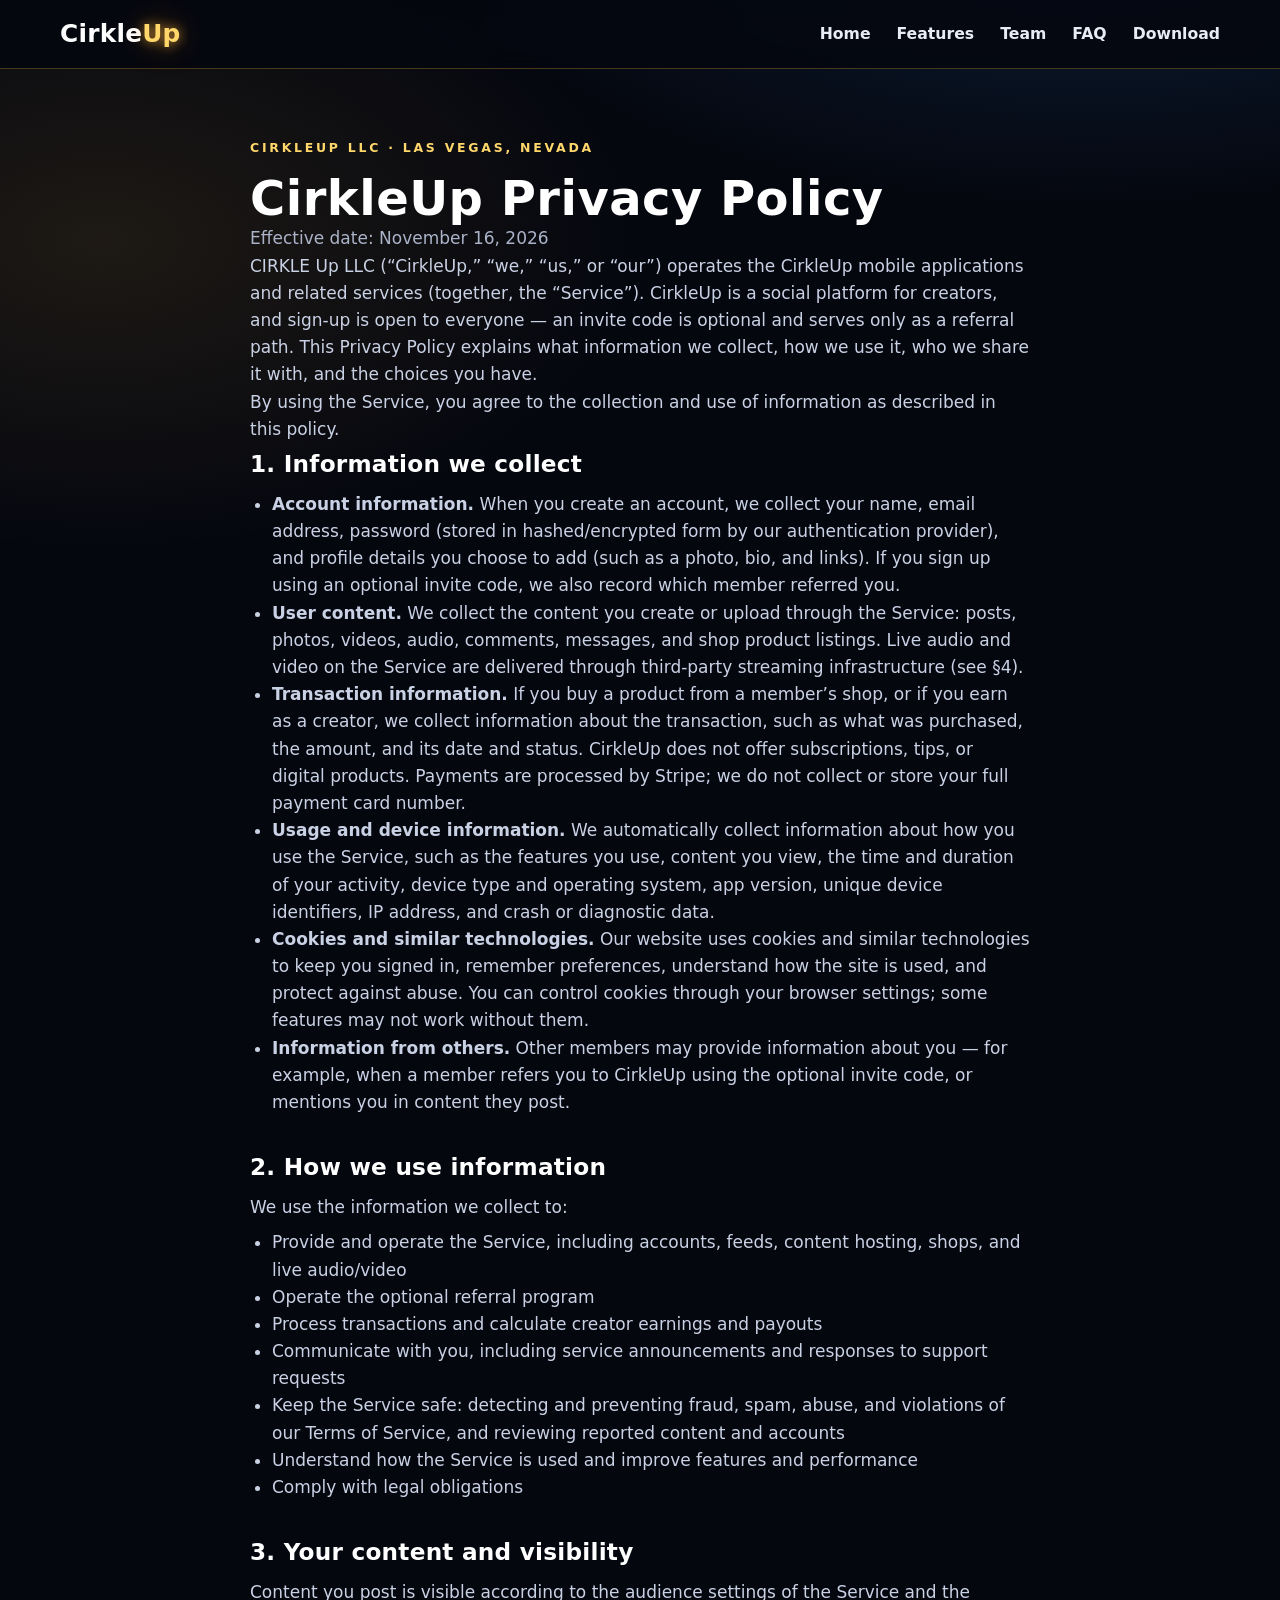
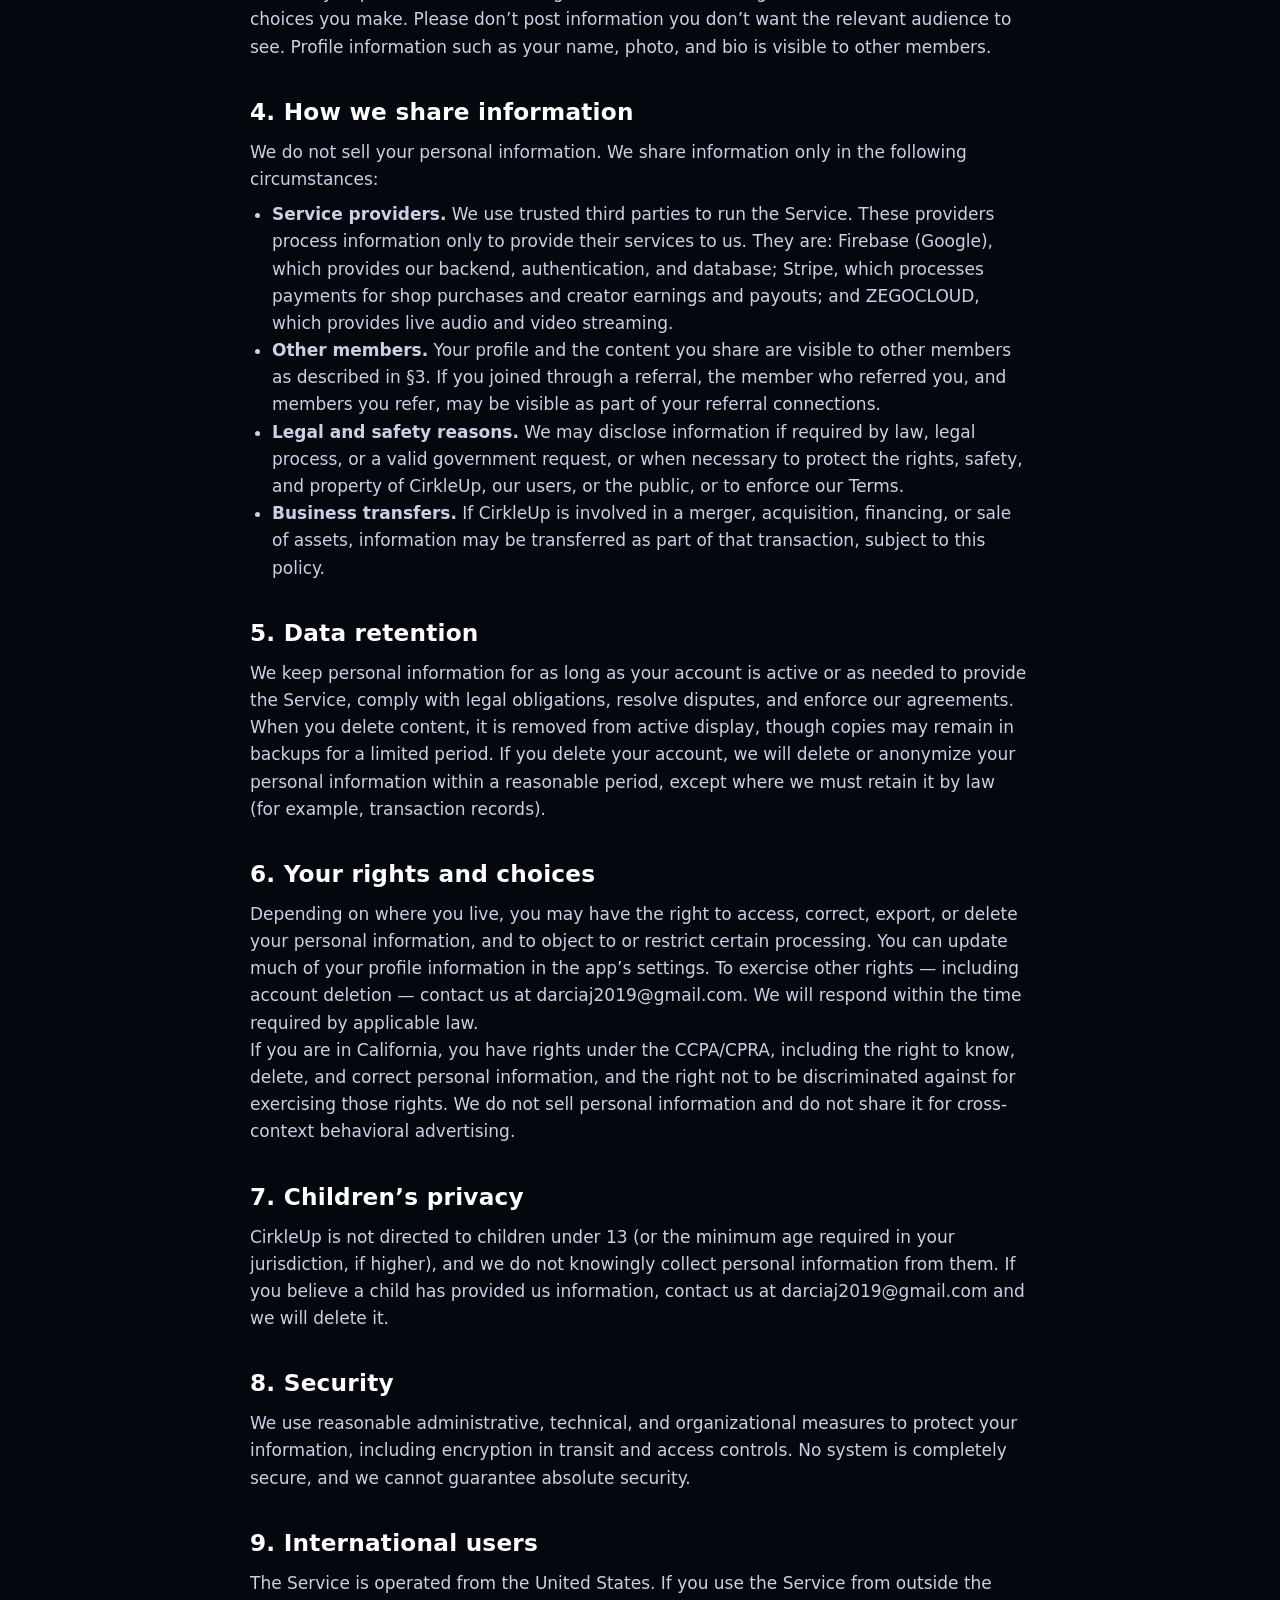
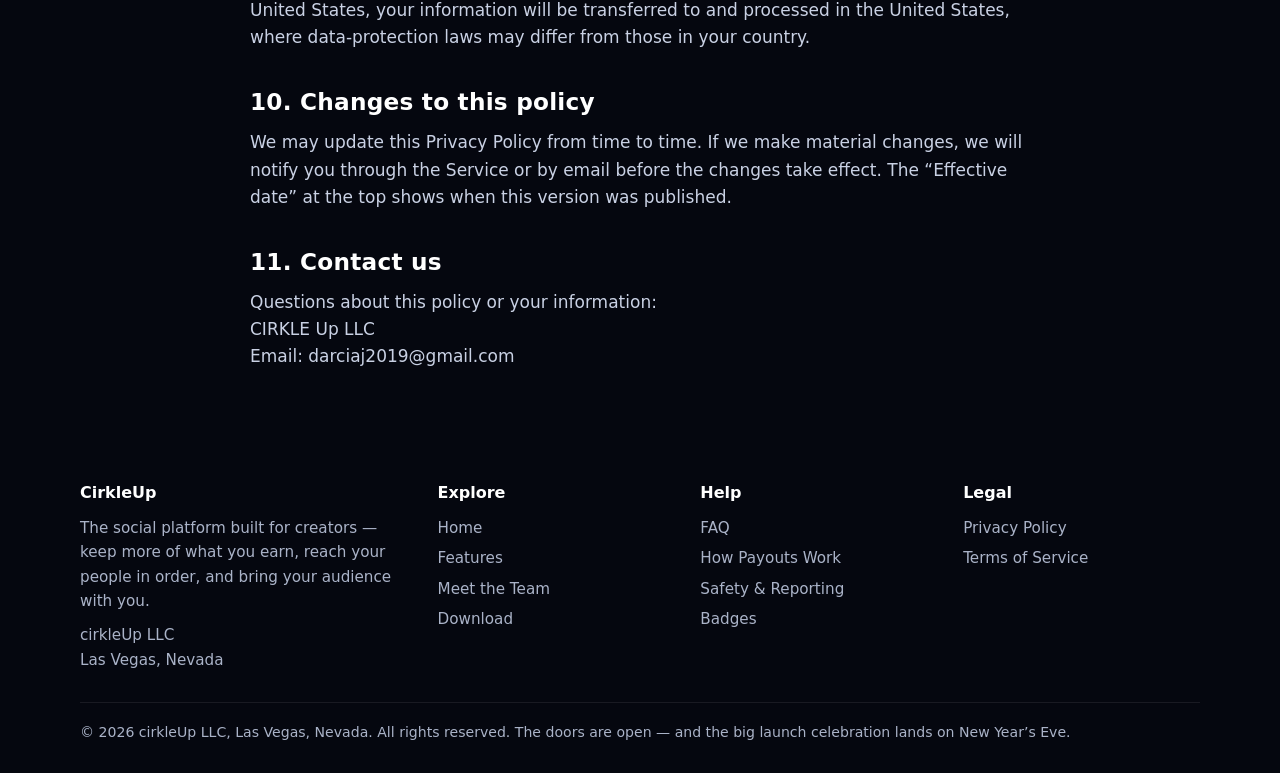
<file: privacy.html>
<!DOCTYPE html>
<html lang="en">
<head>
<meta charset="UTF-8">
<meta name="viewport" content="width=device-width, initial-scale=1">
<title>CirkleUp Privacy Policy</title>
<meta name="description" content="The CirkleUp privacy policy: what CIRKLE Up LLC collects, how it is used, and the choices you have.">
<link rel="stylesheet" href="assets/css/style.css">
</head>
<body>
<header class="site">
  <div class="wrap nav">
    <a class="logo" href="index.html">Cirkle<span class="up">Up</span></a>
    <button class="nav-toggle" aria-label="Menu" aria-expanded="false">&#9776;</button>
    <ul class="nav-links">
        <li><a href="index.html">Home</a></li>
        <li><a href="features.html">Features</a></li>
        <li><a href="team.html">Team</a></li>
        <li><a href="faq.html">FAQ</a></li>
        <li><a href="download.html">Download</a></li>
    </ul>
  </div>
</header>

<main>
<section>
  <div class="wrap legal">
    <span class="eyebrow">cirkleUp LLC · Las Vegas, Nevada</span>
    <h1 style="font-size:clamp(2rem,5vw,3rem)">CirkleUp Privacy Policy</h1>
    <p class="updated">Effective date: November 16, 2026</p>
    <p>CIRKLE Up LLC (&ldquo;CirkleUp,&rdquo; &ldquo;we,&rdquo; &ldquo;us,&rdquo; or &ldquo;our&rdquo;) operates the CirkleUp mobile applications and related services (together, the &ldquo;Service&rdquo;). CirkleUp is a social platform for creators, and sign-up is open to everyone — an invite code is optional and serves only as a referral path. This Privacy Policy explains what information we collect, how we use it, who we share it with, and the choices you have.</p>
    <p>By using the Service, you agree to the collection and use of information as described in this policy.</p>

    <h2>1. Information we collect</h2>
    <ul>
      <li><strong>Account information.</strong> When you create an account, we collect your name, email address, password (stored in hashed/encrypted form by our authentication provider), and profile details you choose to add (such as a photo, bio, and links). If you sign up using an optional invite code, we also record which member referred you.</li>
      <li><strong>User content.</strong> We collect the content you create or upload through the Service: posts, photos, videos, audio, comments, messages, and shop product listings. Live audio and video on the Service are delivered through third-party streaming infrastructure (see §4).</li>
      <li><strong>Transaction information.</strong> If you buy a product from a member&rsquo;s shop, or if you earn as a creator, we collect information about the transaction, such as what was purchased, the amount, and its date and status. CirkleUp does not offer subscriptions, tips, or digital products. Payments are processed by Stripe; we do not collect or store your full payment card number.</li>
      <li><strong>Usage and device information.</strong> We automatically collect information about how you use the Service, such as the features you use, content you view, the time and duration of your activity, device type and operating system, app version, unique device identifiers, IP address, and crash or diagnostic data.</li>
      <li><strong>Cookies and similar technologies.</strong> Our website uses cookies and similar technologies to keep you signed in, remember preferences, understand how the site is used, and protect against abuse. You can control cookies through your browser settings; some features may not work without them.</li>
      <li><strong>Information from others.</strong> Other members may provide information about you — for example, when a member refers you to CirkleUp using the optional invite code, or mentions you in content they post.</li>
    </ul>

    <h2>2. How we use information</h2>
    <p>We use the information we collect to:</p>
    <ul>
      <li>Provide and operate the Service, including accounts, feeds, content hosting, shops, and live audio/video</li>
      <li>Operate the optional referral program</li>
      <li>Process transactions and calculate creator earnings and payouts</li>
      <li>Communicate with you, including service announcements and responses to support requests</li>
      <li>Keep the Service safe: detecting and preventing fraud, spam, abuse, and violations of our Terms of Service, and reviewing reported content and accounts</li>
      <li>Understand how the Service is used and improve features and performance</li>
      <li>Comply with legal obligations</li>
    </ul>

    <h2>3. Your content and visibility</h2>
    <p>Content you post is visible according to the audience settings of the Service and the choices you make. Please don&rsquo;t post information you don&rsquo;t want the relevant audience to see. Profile information such as your name, photo, and bio is visible to other members.</p>

    <h2>4. How we share information</h2>
    <p>We do not sell your personal information. We share information only in the following circumstances:</p>
    <ul>
      <li><strong>Service providers.</strong> We use trusted third parties to run the Service. These providers process information only to provide their services to us. They are: Firebase (Google), which provides our backend, authentication, and database; Stripe, which processes payments for shop purchases and creator earnings and payouts; and ZEGOCLOUD, which provides live audio and video streaming.</li>
      <li><strong>Other members.</strong> Your profile and the content you share are visible to other members as described in §3. If you joined through a referral, the member who referred you, and members you refer, may be visible as part of your referral connections.</li>
      <li><strong>Legal and safety reasons.</strong> We may disclose information if required by law, legal process, or a valid government request, or when necessary to protect the rights, safety, and property of CirkleUp, our users, or the public, or to enforce our Terms.</li>
      <li><strong>Business transfers.</strong> If CirkleUp is involved in a merger, acquisition, financing, or sale of assets, information may be transferred as part of that transaction, subject to this policy.</li>
    </ul>

    <h2>5. Data retention</h2>
    <p>We keep personal information for as long as your account is active or as needed to provide the Service, comply with legal obligations, resolve disputes, and enforce our agreements. When you delete content, it is removed from active display, though copies may remain in backups for a limited period. If you delete your account, we will delete or anonymize your personal information within a reasonable period, except where we must retain it by law (for example, transaction records).</p>

    <h2>6. Your rights and choices</h2>
    <p>Depending on where you live, you may have the right to access, correct, export, or delete your personal information, and to object to or restrict certain processing. You can update much of your profile information in the app&rsquo;s settings. To exercise other rights — including account deletion — contact us at darciaj2019@gmail.com. We will respond within the time required by applicable law.</p>
    <p>If you are in California, you have rights under the CCPA/CPRA, including the right to know, delete, and correct personal information, and the right not to be discriminated against for exercising those rights. We do not sell personal information and do not share it for cross-context behavioral advertising.</p>

    <h2>7. Children&rsquo;s privacy</h2>
    <p>CirkleUp is not directed to children under 13 (or the minimum age required in your jurisdiction, if higher), and we do not knowingly collect personal information from them. If you believe a child has provided us information, contact us at darciaj2019@gmail.com and we will delete it.</p>

    <h2>8. Security</h2>
    <p>We use reasonable administrative, technical, and organizational measures to protect your information, including encryption in transit and access controls. No system is completely secure, and we cannot guarantee absolute security.</p>

    <h2>9. International users</h2>
    <p>The Service is operated from the United States. If you use the Service from outside the United States, your information will be transferred to and processed in the United States, where data-protection laws may differ from those in your country.</p>

    <h2>10. Changes to this policy</h2>
    <p>We may update this Privacy Policy from time to time. If we make material changes, we will notify you through the Service or by email before the changes take effect. The &ldquo;Effective date&rdquo; at the top shows when this version was published.</p>

    <h2>11. Contact us</h2>
    <p>Questions about this policy or your information:</p>
    <p>CIRKLE Up LLC<br>
    Email: darciaj2019@gmail.com</p>
  </div>
</section>
</main>

<footer class="site">
  <div class="wrap">
    <div class="cols">
      <div>
        <h4>CirkleUp</h4>
        <p>The social platform built for creators — keep more of what you earn, reach your people in order, and bring your audience with you.</p>
        <p style="margin-top:10px">cirkleUp LLC<br>Las Vegas, Nevada</p>
      </div>
      <div>
        <h4>Explore</h4>
        <ul>
          <li><a href="index.html">Home</a></li>
          <li><a href="features.html">Features</a></li>
          <li><a href="team.html">Meet the Team</a></li>
          <li><a href="download.html">Download</a></li>
        </ul>
      </div>
      <div>
        <h4>Help</h4>
        <ul>
          <li><a href="faq.html">FAQ</a></li>
          <li><a href="faq.html#payouts">How Payouts Work</a></li>
          <li><a href="faq.html#safety">Safety &amp; Reporting</a></li>
          <li><a href="faq.html#badges">Badges</a></li>
        </ul>
      </div>
      <div>
        <h4>Legal</h4>
        <ul>
          <li><a href="privacy.html">Privacy Policy</a></li>
          <li><a href="terms.html">Terms of Service</a></li>
        </ul>
      </div>
    </div>
    <div class="fine">&copy; <span data-year>2026</span> cirkleUp LLC, Las Vegas, Nevada. All rights reserved. The doors are open — and the big launch celebration lands on New Year&rsquo;s Eve.</div>
  </div>
</footer>
<script src="assets/js/main.js"></script>
</body>
</html>
</file>
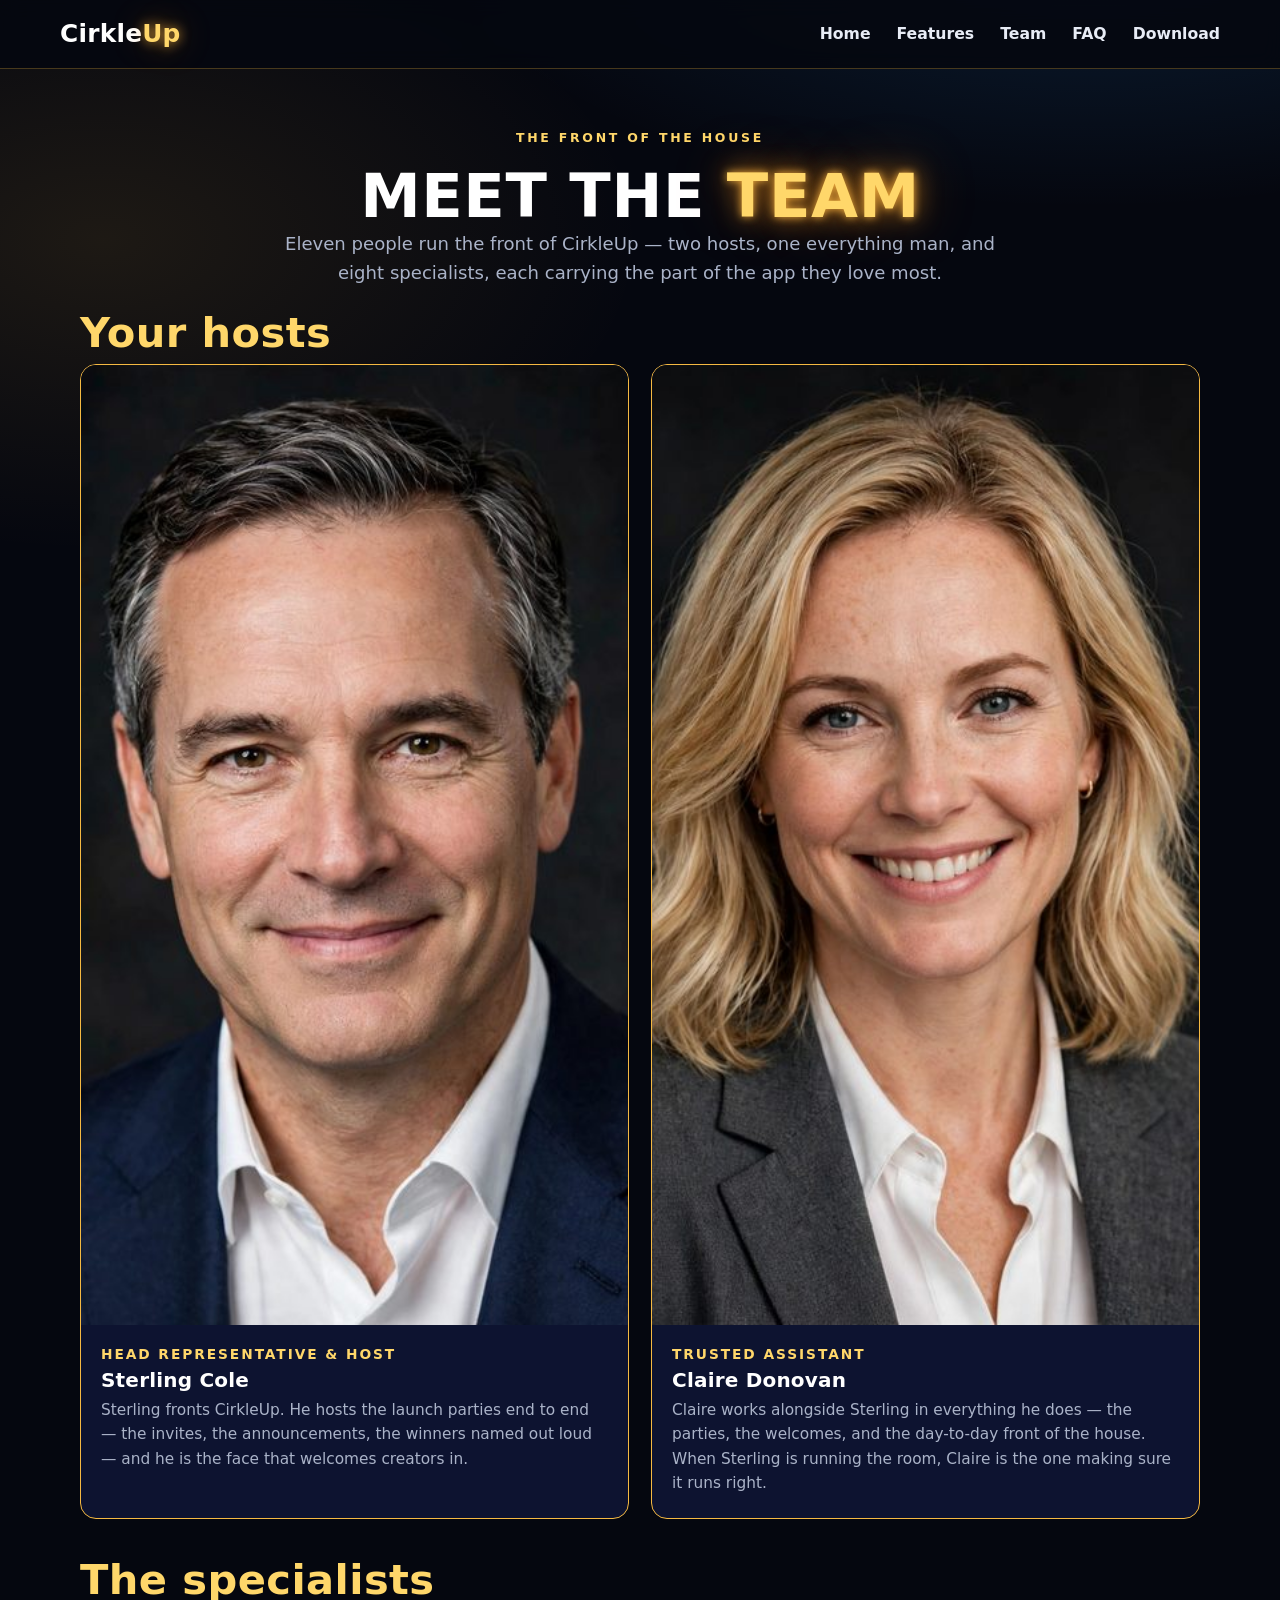
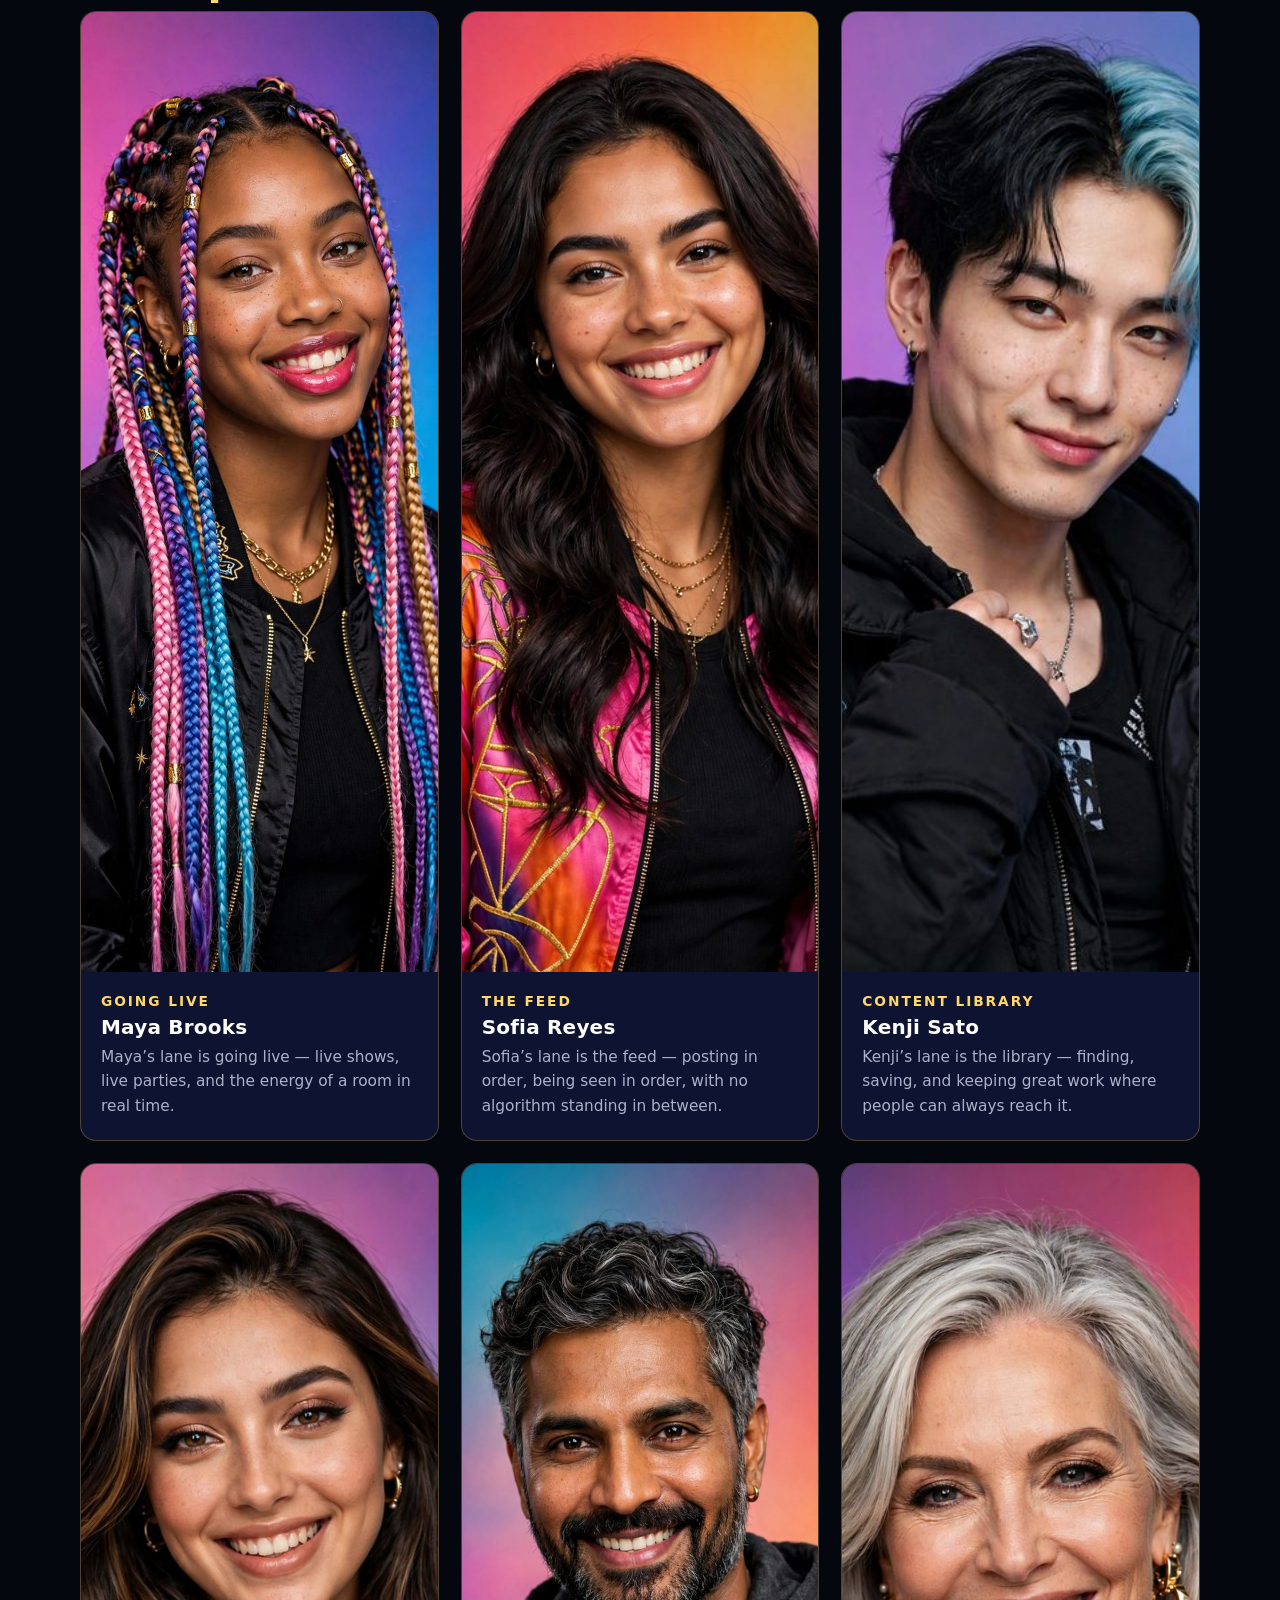
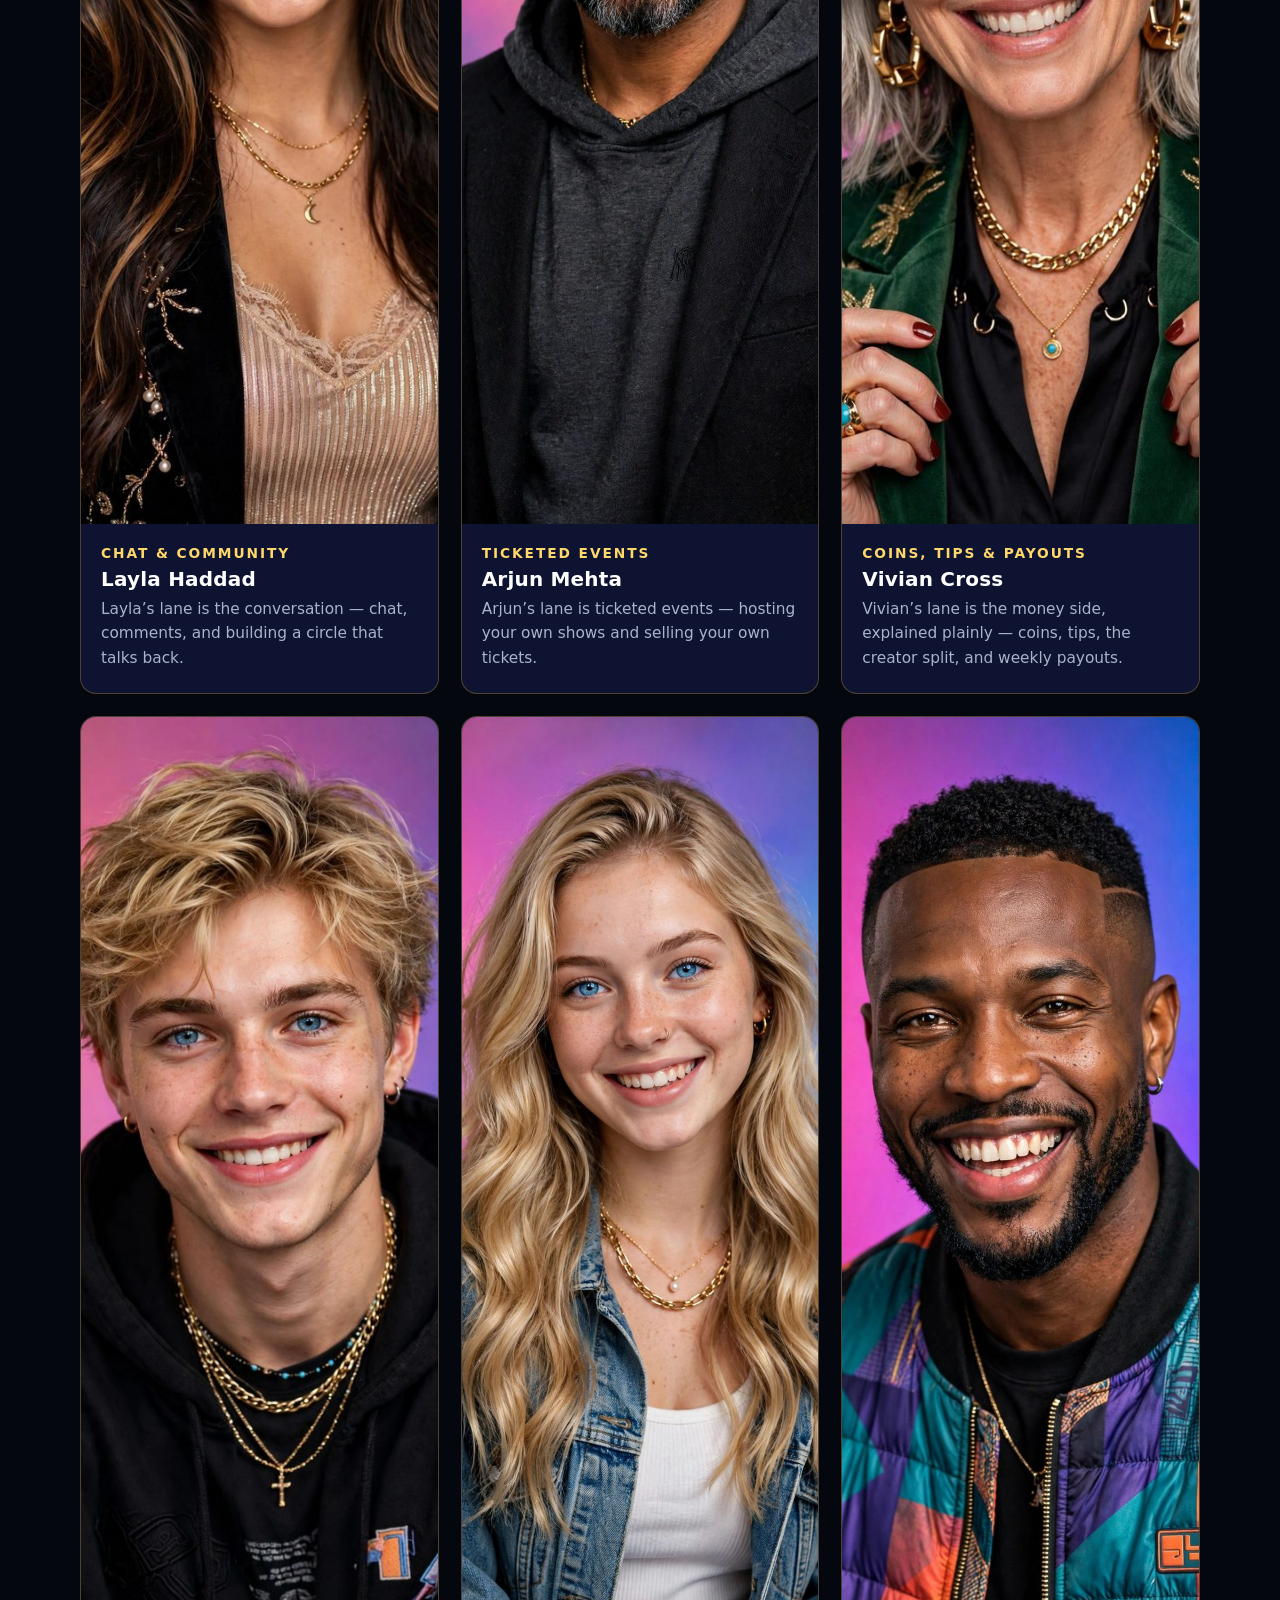
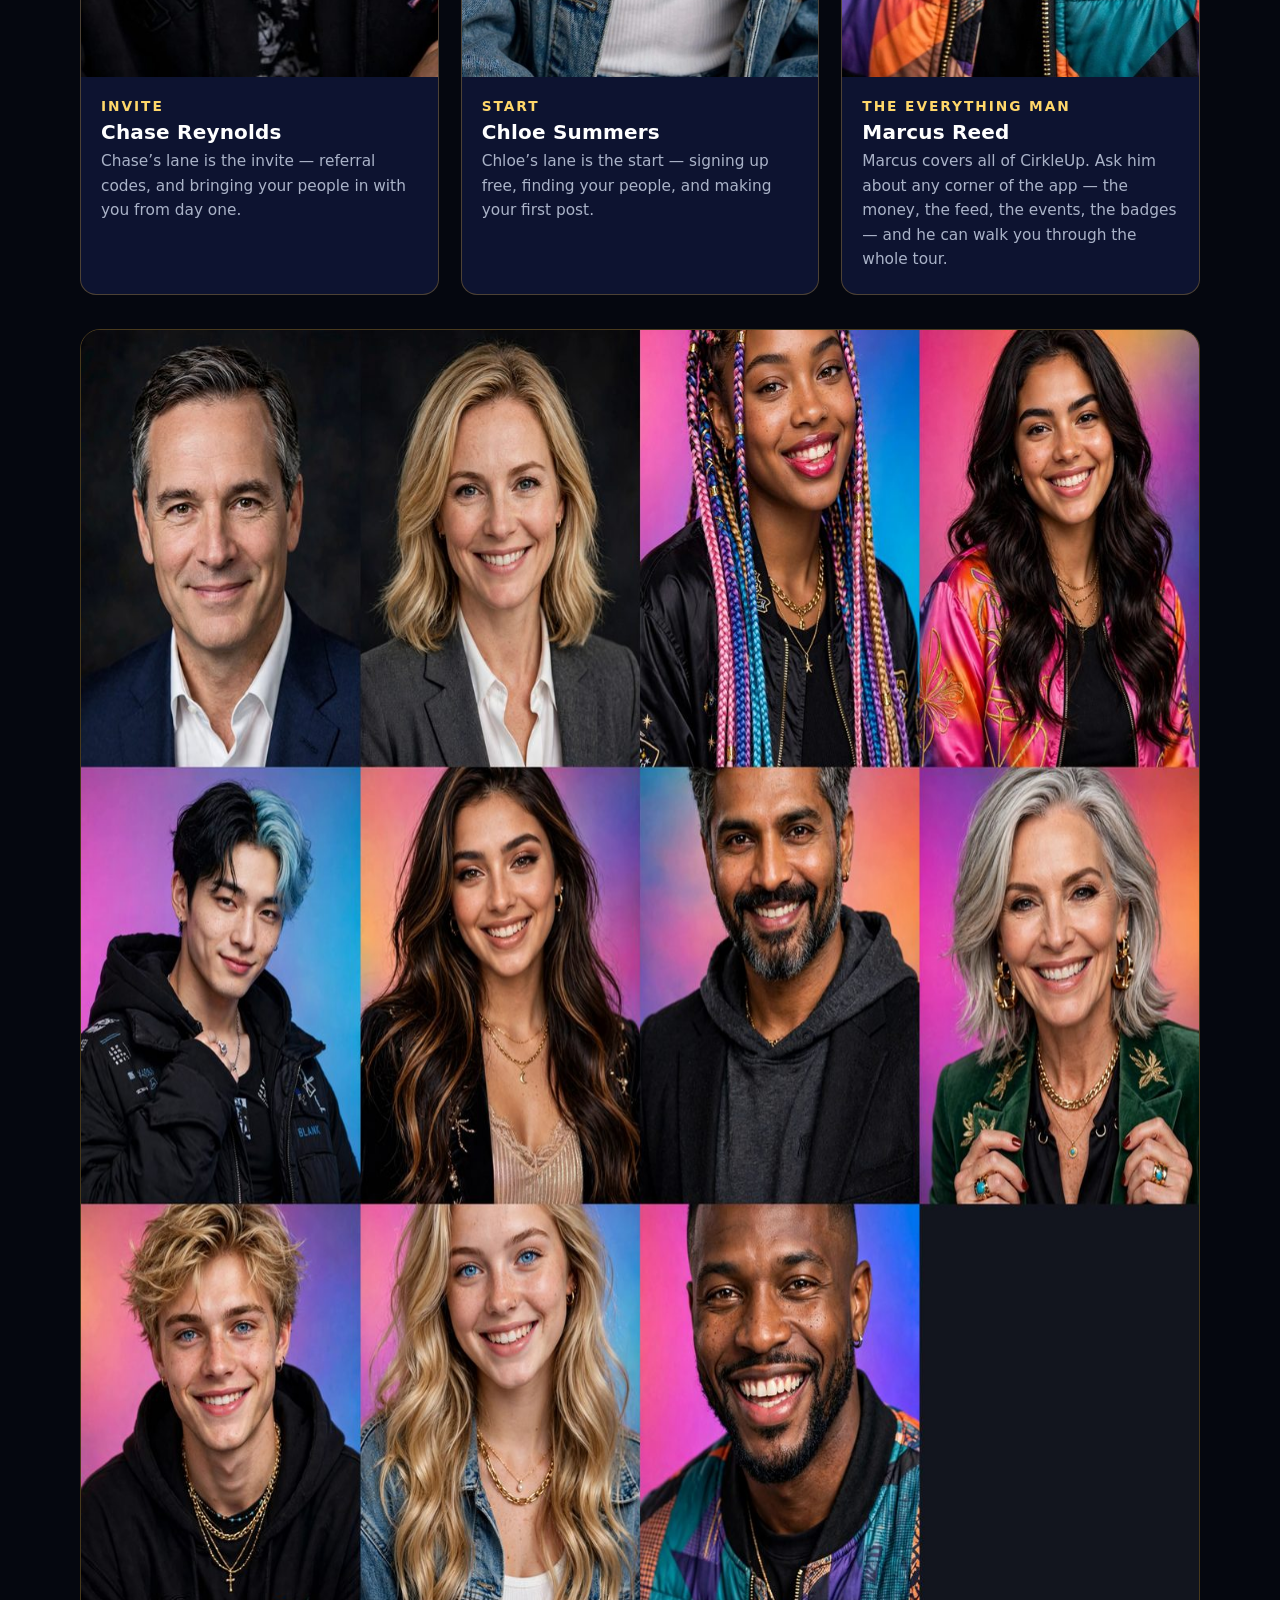
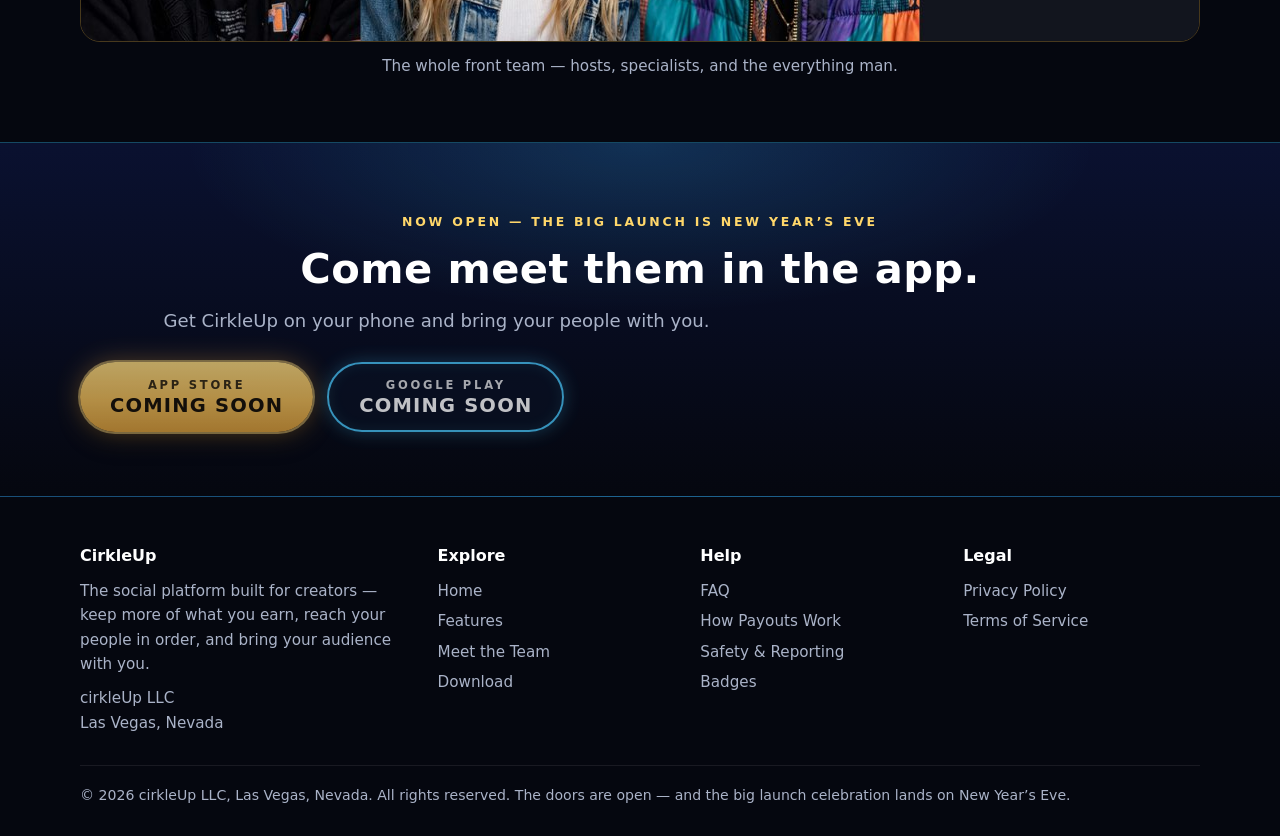
<file: team.html>
<!DOCTYPE html>
<html lang="en">
<head>
<meta charset="UTF-8">
<meta name="viewport" content="width=device-width, initial-scale=1">
<title>Meet the Team — CirkleUp</title>
<meta name="description" content="The CirkleUp front team: hosts Sterling Cole and Claire Donovan, the everything man Marcus Reed, and eight specialists — each carrying the part of the app they love most.">
<link rel="stylesheet" href="assets/css/style.css">
</head>
<body>
<header class="site">
  <div class="wrap nav">
    <a class="logo" href="index.html">Cirkle<span class="up">Up</span></a>
    <button class="nav-toggle" aria-label="Menu" aria-expanded="false">&#9776;</button>
    <ul class="nav-links">
        <li><a href="index.html">Home</a></li>
        <li><a href="features.html">Features</a></li>
        <li><a href="team.html" aria-current="page">Team</a></li>
        <li><a href="faq.html">FAQ</a></li>
        <li><a href="download.html">Download</a></li>
    </ul>
  </div>
</header>

<main>
<section class="hero" style="padding-bottom:16px">
  <div class="wrap center">
    <span class="eyebrow">The front of the house</span>
    <h1 style="font-size:clamp(2.2rem,6vw,3.8rem);text-transform:uppercase">Meet the <span class="glow">team</span></h1>
    <p class="lede">Eleven people run the front of CirkleUp — two hosts, one everything man, and eight specialists, each carrying the part of the app they love most.</p>
  </div>
</section>
<section style="padding-top:6px">
  <div class="wrap">
    <h2 class="faq-group" style="margin-top:0">Your hosts</h2>
    <div class="hosts">
      <div class="member "><img src="assets/img/team/sterling-cole.jpg" alt="Portrait of Sterling Cole, Head Representative &amp; Host of CirkleUp." loading="lazy" width="720" height="960"><div class="info"><div class="role">Head Representative &amp; Host</div><h3>Sterling Cole</h3><p>Sterling fronts CirkleUp. He hosts the launch parties end to end — the invites, the announcements, the winners named out loud — and he is the face that welcomes creators in.</p></div></div>
      <div class="member "><img src="assets/img/team/claire-donovan.jpg" alt="Portrait of Claire Donovan, Trusted Assistant of CirkleUp." loading="lazy" width="720" height="960"><div class="info"><div class="role">Trusted Assistant</div><h3>Claire Donovan</h3><p>Claire works alongside Sterling in everything he does — the parties, the welcomes, and the day-to-day front of the house. When Sterling is running the room, Claire is the one making sure it runs right.</p></div></div>
    </div>
    <h2 class="faq-group">The specialists</h2>
    <div class="team-grid">
      <div class="member "><img src="assets/img/team/maya-brooks.jpg" alt="Portrait of Maya Brooks, Going Live of CirkleUp." loading="lazy" width="720" height="960"><div class="info"><div class="role">Going Live</div><h3>Maya Brooks</h3><p>Maya&rsquo;s lane is going live — live shows, live parties, and the energy of a room in real time.</p></div></div>
      <div class="member "><img src="assets/img/team/sofia-reyes.jpg" alt="Portrait of Sofia Reyes, The Feed of CirkleUp." loading="lazy" width="720" height="960"><div class="info"><div class="role">The Feed</div><h3>Sofia Reyes</h3><p>Sofia&rsquo;s lane is the feed — posting in order, being seen in order, with no algorithm standing in between.</p></div></div>
      <div class="member "><img src="assets/img/team/kenji-sato.jpg" alt="Portrait of Kenji Sato, Content Library of CirkleUp." loading="lazy" width="720" height="960"><div class="info"><div class="role">Content Library</div><h3>Kenji Sato</h3><p>Kenji&rsquo;s lane is the library — finding, saving, and keeping great work where people can always reach it.</p></div></div>
      <div class="member "><img src="assets/img/team/layla-haddad.jpg" alt="Portrait of Layla Haddad, Chat &amp; Community of CirkleUp." loading="lazy" width="720" height="960"><div class="info"><div class="role">Chat &amp; Community</div><h3>Layla Haddad</h3><p>Layla&rsquo;s lane is the conversation — chat, comments, and building a circle that talks back.</p></div></div>
      <div class="member "><img src="assets/img/team/arjun-mehta.jpg" alt="Portrait of Arjun Mehta, Ticketed Events of CirkleUp." loading="lazy" width="720" height="960"><div class="info"><div class="role">Ticketed Events</div><h3>Arjun Mehta</h3><p>Arjun&rsquo;s lane is ticketed events — hosting your own shows and selling your own tickets.</p></div></div>
      <div class="member "><img src="assets/img/team/vivian-cross.jpg" alt="Portrait of Vivian Cross, Coins, Tips &amp; Payouts of CirkleUp." loading="lazy" width="720" height="960"><div class="info"><div class="role">Coins, Tips &amp; Payouts</div><h3>Vivian Cross</h3><p>Vivian&rsquo;s lane is the money side, explained plainly — coins, tips, the creator split, and weekly payouts.</p></div></div>
      <div class="member "><img src="assets/img/team/chase-reynolds.jpg" alt="Portrait of Chase Reynolds, Invite of CirkleUp." loading="lazy" width="720" height="960"><div class="info"><div class="role">Invite</div><h3>Chase Reynolds</h3><p>Chase&rsquo;s lane is the invite — referral codes, and bringing your people in with you from day one.</p></div></div>
      <div class="member "><img src="assets/img/team/chloe-summers.jpg" alt="Portrait of Chloe Summers, Start of CirkleUp." loading="lazy" width="720" height="960"><div class="info"><div class="role">Start</div><h3>Chloe Summers</h3><p>Chloe&rsquo;s lane is the start — signing up free, finding your people, and making your first post.</p></div></div>
      <div class="member "><img src="assets/img/team/marcus-reed.jpg" alt="Portrait of Marcus Reed, The Everything Man of CirkleUp." loading="lazy" width="720" height="960"><div class="info"><div class="role">The Everything Man</div><h3>Marcus Reed</h3><p>Marcus covers all of CirkleUp. Ask him about any corner of the app — the money, the feed, the events, the badges — and he can walk you through the whole tour.</p></div></div>
    </div>
    <div style="margin-top:34px">
      <img src="assets/img/team-sheet.jpg" alt="The full CirkleUp front team together: Sterling Cole, Claire Donovan, and the nine specialists." style="border-radius:20px;border:1px solid var(--line);width:100%" loading="lazy" width="1400" height="1313">
      <p class="strip-note center" style="margin-top:12px">The whole front team — hosts, specialists, and the everything man.</p>
    </div>
  </div>
</section>
</main>

<section class="dl-band">
  <div class="wrap">
    <span class="eyebrow">Now open — the big launch is New Year&rsquo;s Eve</span>
    <h2>Come meet them in the app.</h2>
    <p class="lede center">Get CirkleUp on your phone and bring your people with you.</p>
    <div class="btnrow center">
  <span class="btn btn-gold btn-held" aria-disabled="true"><span class="store">App Store</span><span class="cta">COMING SOON</span></span>
  <span class="btn btn-blue btn-held" aria-disabled="true"><span class="store">Google Play</span><span class="cta">COMING SOON</span></span>
</div>
  </div>
</section>
<footer class="site">
  <div class="wrap">
    <div class="cols">
      <div>
        <h4>CirkleUp</h4>
        <p>The social platform built for creators — keep more of what you earn, reach your people in order, and bring your audience with you.</p>
        <p style="margin-top:10px">cirkleUp LLC<br>Las Vegas, Nevada</p>
      </div>
      <div>
        <h4>Explore</h4>
        <ul>
          <li><a href="index.html">Home</a></li>
          <li><a href="features.html">Features</a></li>
          <li><a href="team.html">Meet the Team</a></li>
          <li><a href="download.html">Download</a></li>
        </ul>
      </div>
      <div>
        <h4>Help</h4>
        <ul>
          <li><a href="faq.html">FAQ</a></li>
          <li><a href="faq.html#payouts">How Payouts Work</a></li>
          <li><a href="faq.html#safety">Safety &amp; Reporting</a></li>
          <li><a href="faq.html#badges">Badges</a></li>
        </ul>
      </div>
      <div>
        <h4>Legal</h4>
        <ul>
          <li><a href="privacy.html">Privacy Policy</a></li>
          <li><a href="terms.html">Terms of Service</a></li>
        </ul>
      </div>
    </div>
    <div class="fine">&copy; <span data-year>2026</span> cirkleUp LLC, Las Vegas, Nevada. All rights reserved. The doors are open — and the big launch celebration lands on New Year&rsquo;s Eve.</div>
  </div>
</footer>
<script src="assets/js/main.js"></script>
</body>
</html>
</file>
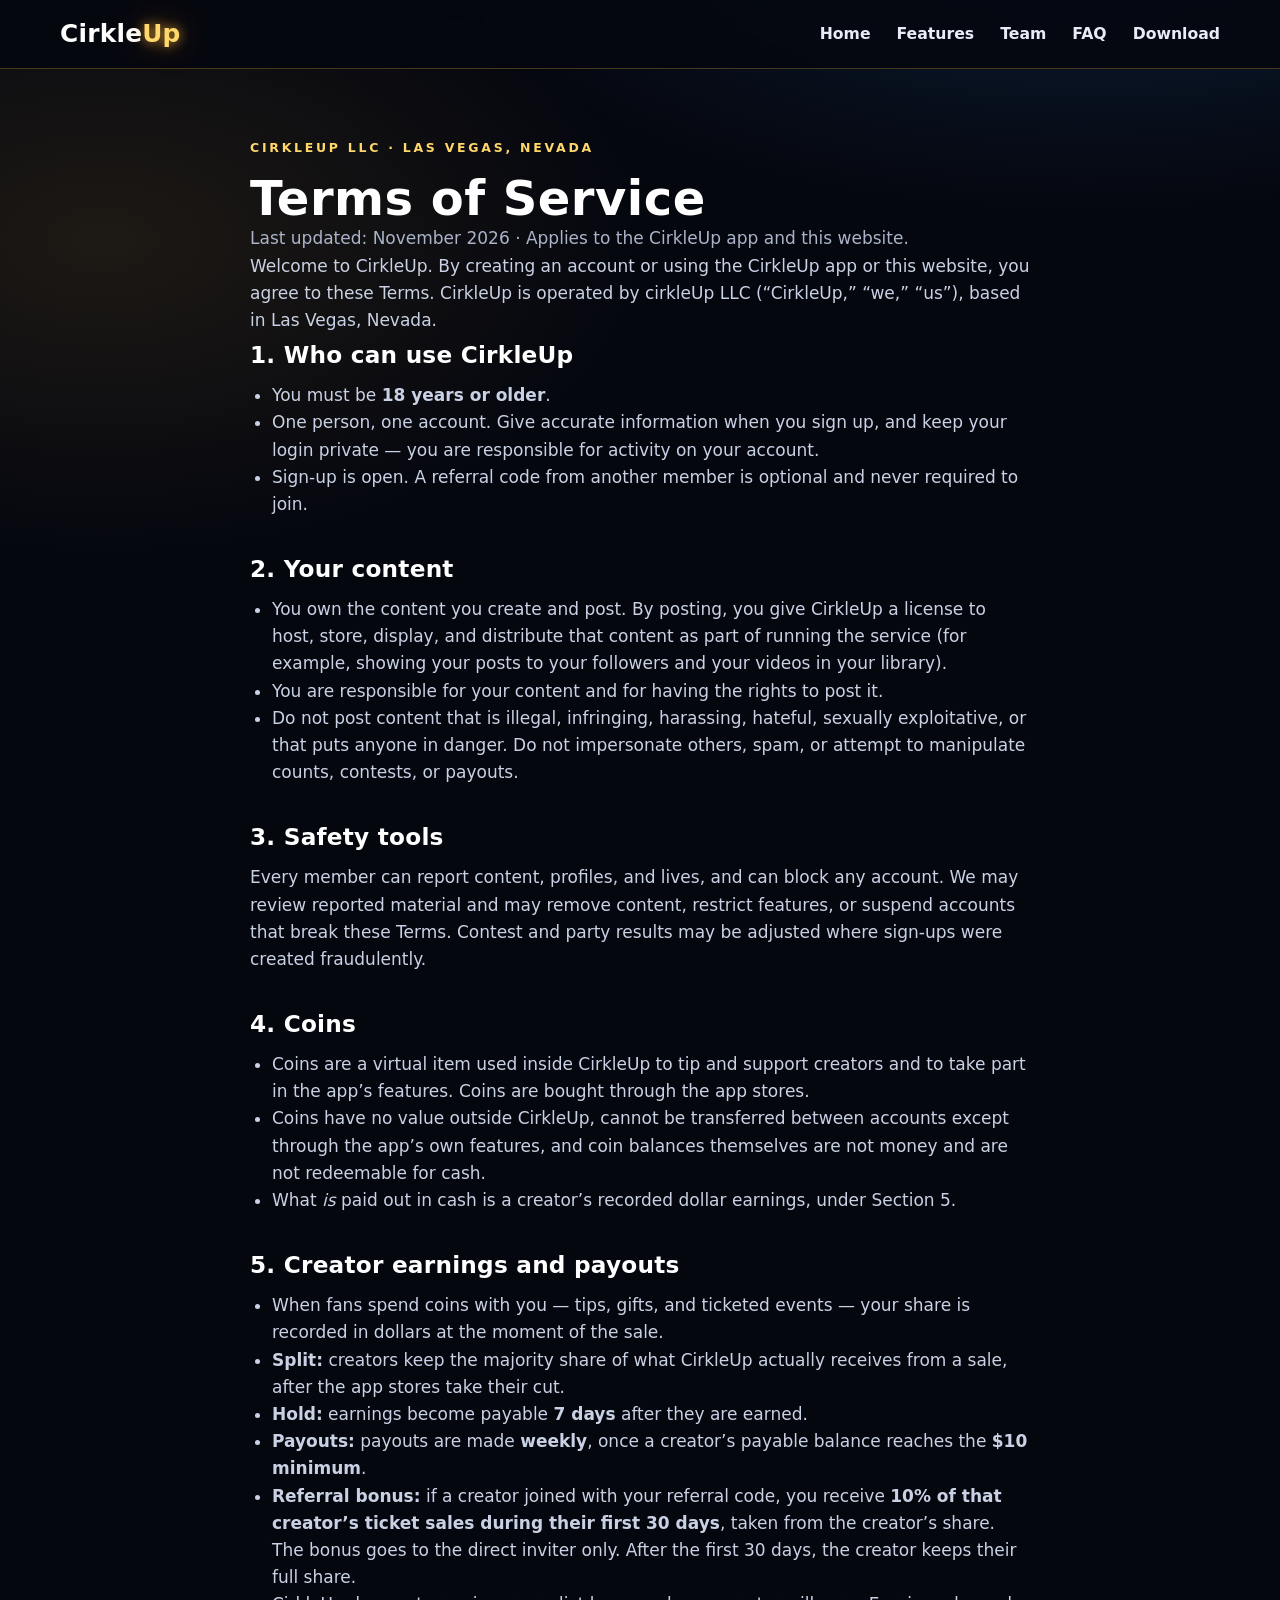
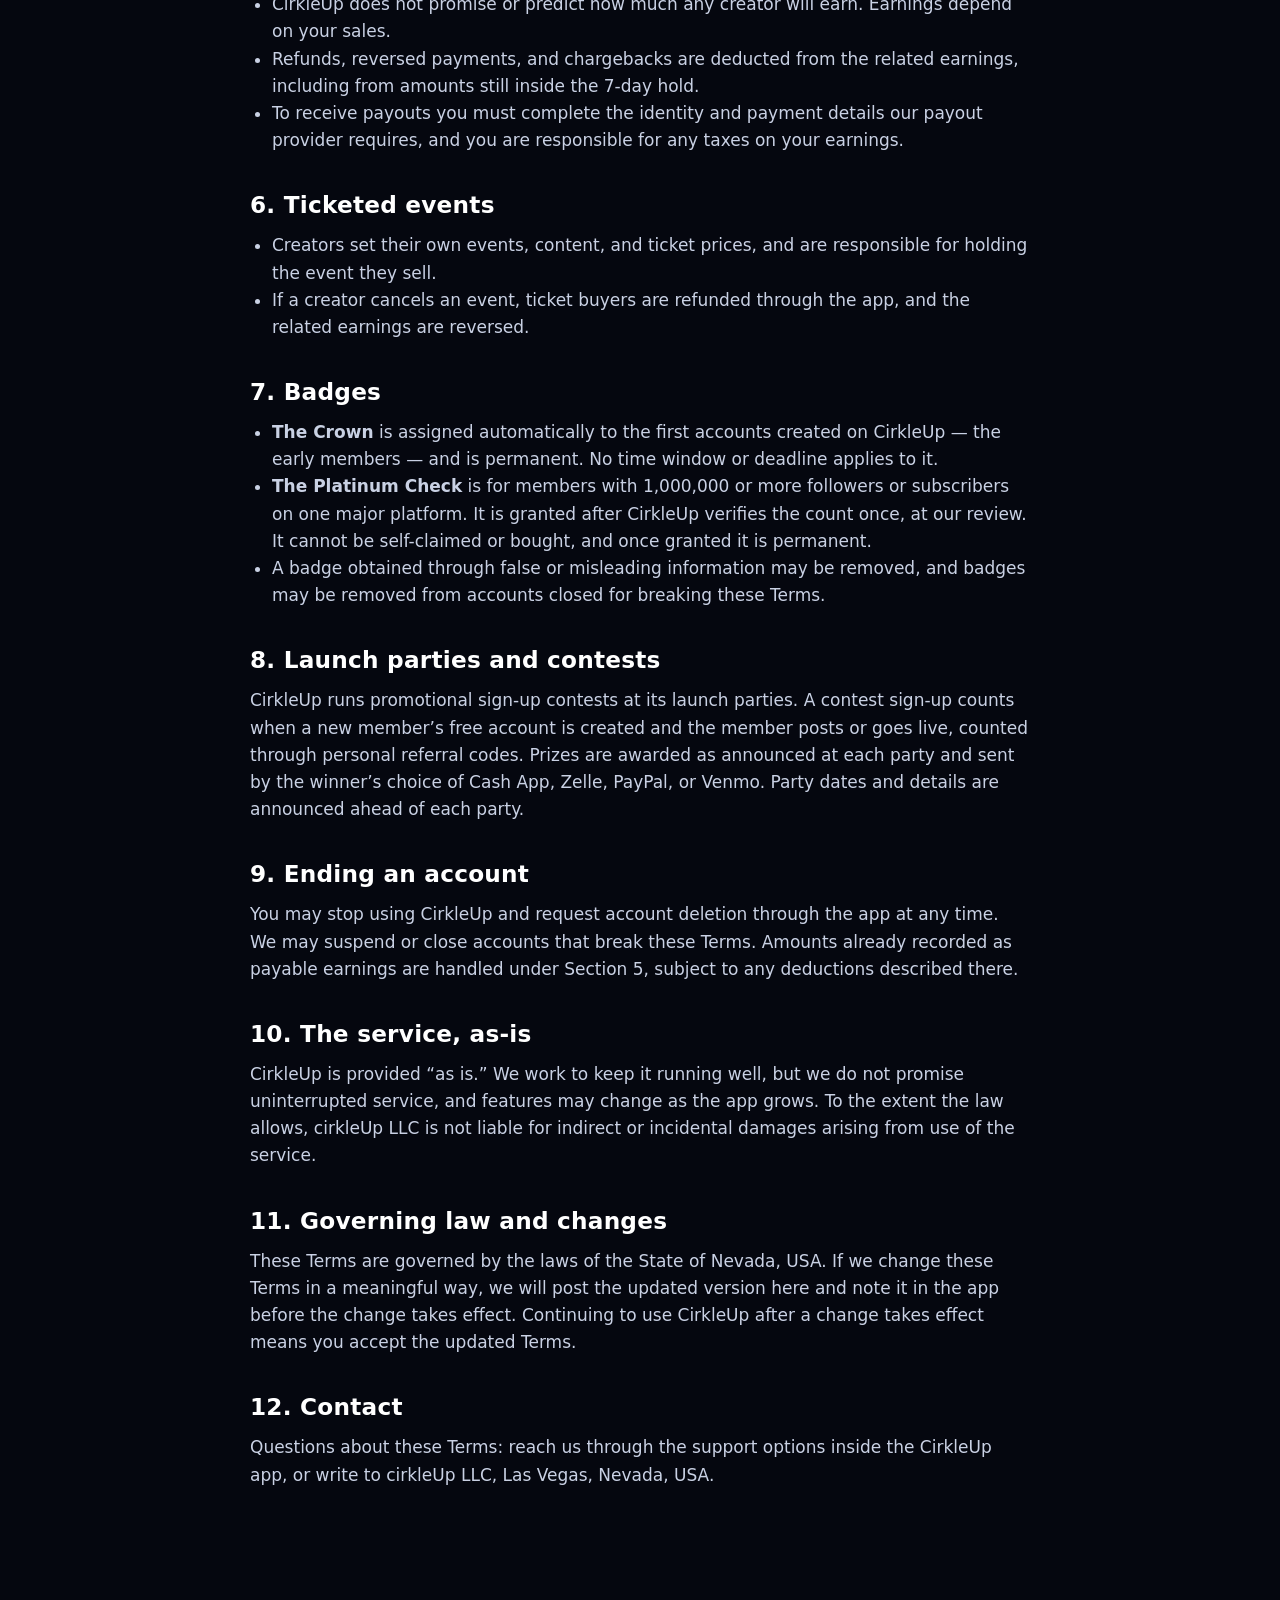
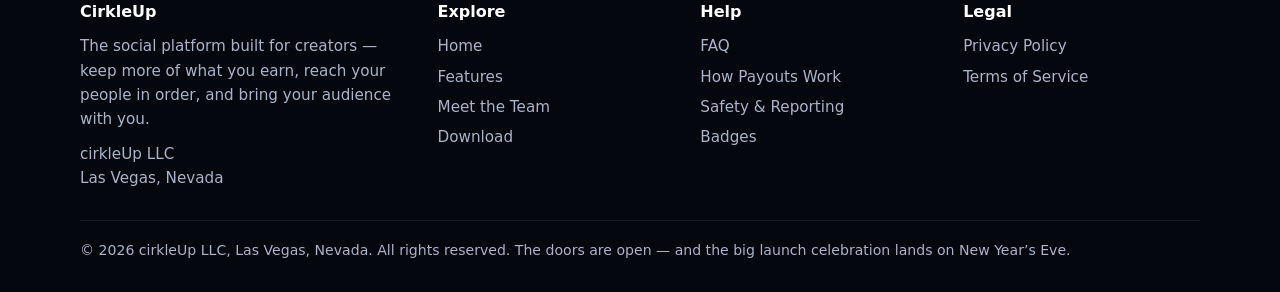
<file: terms.html>
<!DOCTYPE html>
<html lang="en">
<head>
<meta charset="UTF-8">
<meta name="viewport" content="width=device-width, initial-scale=1">
<title>Terms of Service — CirkleUp</title>
<meta name="description" content="The CirkleUp terms of service: who can use CirkleUp, creator earnings and payout rules, coins, events, badges, and acceptable use.">
<link rel="stylesheet" href="assets/css/style.css">
</head>
<body>
<header class="site">
  <div class="wrap nav">
    <a class="logo" href="index.html">Cirkle<span class="up">Up</span></a>
    <button class="nav-toggle" aria-label="Menu" aria-expanded="false">&#9776;</button>
    <ul class="nav-links">
        <li><a href="index.html">Home</a></li>
        <li><a href="features.html">Features</a></li>
        <li><a href="team.html">Team</a></li>
        <li><a href="faq.html">FAQ</a></li>
        <li><a href="download.html">Download</a></li>
    </ul>
  </div>
</header>

<main>
<section>
  <div class="wrap legal">
    <span class="eyebrow">cirkleUp LLC · Las Vegas, Nevada</span>
    <h1 style="font-size:clamp(2rem,5vw,3rem)">Terms of Service</h1>
    <p class="updated">Last updated: November 2026 · Applies to the CirkleUp app and this website.</p>
    <p>Welcome to CirkleUp. By creating an account or using the CirkleUp app or this website, you agree to these Terms. CirkleUp is operated by cirkleUp LLC (&ldquo;CirkleUp,&rdquo; &ldquo;we,&rdquo; &ldquo;us&rdquo;), based in Las Vegas, Nevada.</p>

    <h2>1. Who can use CirkleUp</h2>
    <ul>
      <li>You must be <strong>18 years or older</strong>.</li>
      <li>One person, one account. Give accurate information when you sign up, and keep your login private — you are responsible for activity on your account.</li>
      <li>Sign-up is open. A referral code from another member is optional and never required to join.</li>
    </ul>

    <h2>2. Your content</h2>
    <ul>
      <li>You own the content you create and post. By posting, you give CirkleUp a license to host, store, display, and distribute that content as part of running the service (for example, showing your posts to your followers and your videos in your library).</li>
      <li>You are responsible for your content and for having the rights to post it.</li>
      <li>Do not post content that is illegal, infringing, harassing, hateful, sexually exploitative, or that puts anyone in danger. Do not impersonate others, spam, or attempt to manipulate counts, contests, or payouts.</li>
    </ul>

    <h2>3. Safety tools</h2>
    <p>Every member can report content, profiles, and lives, and can block any account. We may review reported material and may remove content, restrict features, or suspend accounts that break these Terms. Contest and party results may be adjusted where sign-ups were created fraudulently.</p>

    <h2>4. Coins</h2>
    <ul>
      <li>Coins are a virtual item used inside CirkleUp to tip and support creators and to take part in the app&rsquo;s features. Coins are bought through the app stores.</li>
      <li>Coins have no value outside CirkleUp, cannot be transferred between accounts except through the app&rsquo;s own features, and coin balances themselves are not money and are not redeemable for cash.</li>
      <li>What <em>is</em> paid out in cash is a creator&rsquo;s recorded dollar earnings, under Section 5.</li>
    </ul>

    <h2>5. Creator earnings and payouts</h2>
    <ul>
      <li>When fans spend coins with you — tips, gifts, and ticketed events — your share is recorded in dollars at the moment of the sale.</li>
      <li><strong>Split:</strong> creators keep the majority share of what CirkleUp actually receives from a sale, after the app stores take their cut.</li>
      <li><strong>Hold:</strong> earnings become payable <strong>7 days</strong> after they are earned.</li>
      <li><strong>Payouts:</strong> payouts are made <strong>weekly</strong>, once a creator&rsquo;s payable balance reaches the <strong>$10 minimum</strong>.</li>
      <li><strong>Referral bonus:</strong> if a creator joined with your referral code, you receive <strong>10% of that creator&rsquo;s ticket sales during their first 30 days</strong>, taken from the creator&rsquo;s share. The bonus goes to the direct inviter only. After the first 30 days, the creator keeps their full share.</li>
      <li>CirkleUp does not promise or predict how much any creator will earn. Earnings depend on your sales.</li>
      <li>Refunds, reversed payments, and chargebacks are deducted from the related earnings, including from amounts still inside the 7-day hold.</li>
      <li>To receive payouts you must complete the identity and payment details our payout provider requires, and you are responsible for any taxes on your earnings.</li>
    </ul>

    <h2>6. Ticketed events</h2>
    <ul>
      <li>Creators set their own events, content, and ticket prices, and are responsible for holding the event they sell.</li>
      <li>If a creator cancels an event, ticket buyers are refunded through the app, and the related earnings are reversed.</li>
    </ul>

    <h2>7. Badges</h2>
    <ul>
      <li><strong>The Crown</strong> is assigned automatically to the first accounts created on CirkleUp — the early members — and is permanent. No time window or deadline applies to it.</li>
      <li><strong>The Platinum Check</strong> is for members with 1,000,000 or more followers or subscribers on one major platform. It is granted after CirkleUp verifies the count once, at our review. It cannot be self-claimed or bought, and once granted it is permanent.</li>
      <li>A badge obtained through false or misleading information may be removed, and badges may be removed from accounts closed for breaking these Terms.</li>
    </ul>

    <h2>8. Launch parties and contests</h2>
    <p>CirkleUp runs promotional sign-up contests at its launch parties. A contest sign-up counts when a new member&rsquo;s free account is created and the member posts or goes live, counted through personal referral codes. Prizes are awarded as announced at each party and sent by the winner&rsquo;s choice of Cash App, Zelle, PayPal, or Venmo. Party dates and details are announced ahead of each party.</p>

    <h2>9. Ending an account</h2>
    <p>You may stop using CirkleUp and request account deletion through the app at any time. We may suspend or close accounts that break these Terms. Amounts already recorded as payable earnings are handled under Section 5, subject to any deductions described there.</p>

    <h2>10. The service, as-is</h2>
    <p>CirkleUp is provided &ldquo;as is.&rdquo; We work to keep it running well, but we do not promise uninterrupted service, and features may change as the app grows. To the extent the law allows, cirkleUp LLC is not liable for indirect or incidental damages arising from use of the service.</p>

    <h2>11. Governing law and changes</h2>
    <p>These Terms are governed by the laws of the State of Nevada, USA. If we change these Terms in a meaningful way, we will post the updated version here and note it in the app before the change takes effect. Continuing to use CirkleUp after a change takes effect means you accept the updated Terms.</p>

    <h2>12. Contact</h2>
    <p>Questions about these Terms: reach us through the support options inside the CirkleUp app, or write to cirkleUp LLC, Las Vegas, Nevada, USA.</p>
  </div>
</section>
</main>

<footer class="site">
  <div class="wrap">
    <div class="cols">
      <div>
        <h4>CirkleUp</h4>
        <p>The social platform built for creators — keep more of what you earn, reach your people in order, and bring your audience with you.</p>
        <p style="margin-top:10px">cirkleUp LLC<br>Las Vegas, Nevada</p>
      </div>
      <div>
        <h4>Explore</h4>
        <ul>
          <li><a href="index.html">Home</a></li>
          <li><a href="features.html">Features</a></li>
          <li><a href="team.html">Meet the Team</a></li>
          <li><a href="download.html">Download</a></li>
        </ul>
      </div>
      <div>
        <h4>Help</h4>
        <ul>
          <li><a href="faq.html">FAQ</a></li>
          <li><a href="faq.html#payouts">How Payouts Work</a></li>
          <li><a href="faq.html#safety">Safety &amp; Reporting</a></li>
          <li><a href="faq.html#badges">Badges</a></li>
        </ul>
      </div>
      <div>
        <h4>Legal</h4>
        <ul>
          <li><a href="privacy.html">Privacy Policy</a></li>
          <li><a href="terms.html">Terms of Service</a></li>
        </ul>
      </div>
    </div>
    <div class="fine">&copy; <span data-year>2026</span> cirkleUp LLC, Las Vegas, Nevada. All rights reserved. The doors are open — and the big launch celebration lands on New Year&rsquo;s Eve.</div>
  </div>
</footer>
<script src="assets/js/main.js"></script>
</body>
</html>
</file>
<file: assets/css/style.css>
/* CirkleUp — new website (built 2026-11-04, held for December 2026 launch)
   Look: "LIT UP" — nighttime Las Vegas, neon electric blue + warm gold,
   big bold white type, one glowing keyword. Mobile-first. */
:root{
  --night:#05070f;
  --navy:#0a0f22;
  --panel:#0d1330;
  --panel2:#101736;
  --line:rgba(245,185,66,.28);
  --line-blue:rgba(53,196,255,.35);
  --gold:#f5b942;
  --gold2:#ffd76a;
  --blue:#35c4ff;
  --blue-deep:#2e9bff;
  --platinum:#cfd6e4;
  --white:#ffffff;
  --muted:#aab3c8;
  --radius:16px;
}
*{box-sizing:border-box;margin:0;padding:0}
html{scroll-behavior:smooth}
html,body{overflow-x:hidden}
body{
  background:
    radial-gradient(1100px 480px at 85% -80px, rgba(46,155,255,.16), transparent 60%),
    radial-gradient(900px 520px at 8% 240px, rgba(245,185,66,.10), transparent 60%),
    var(--night);
  color:var(--white);
  font-family:"Segoe UI", system-ui, -apple-system, Roboto, "Helvetica Neue", Arial, sans-serif;
  line-height:1.6;
  font-size:17px;
}
img{max-width:100%;display:block}
a{color:var(--blue)}
.wrap{max-width:1160px;margin:0 auto;padding:0 20px}
h1,h2,h3{line-height:1.12;font-weight:900;letter-spacing:.01em}
h2{font-size:clamp(1.7rem,4.5vw,2.6rem);margin-bottom:14px}
h3{font-size:1.25rem}
section{padding:64px 0}
.eyebrow{
  display:inline-block;font-weight:800;letter-spacing:.22em;font-size:.78rem;
  color:var(--gold2);text-transform:uppercase;margin-bottom:14px;
}
.eyebrow.blue{color:var(--blue)}
.glow{
  color:var(--gold2);
  text-shadow:0 0 8px rgba(255,183,64,.9),0 0 26px rgba(255,157,36,.65),0 0 60px rgba(255,140,0,.4);
}
.glow-blue{
  color:var(--blue);
  text-shadow:0 0 8px rgba(53,196,255,.9),0 0 26px rgba(46,155,255,.6),0 0 60px rgba(46,155,255,.35);
}
.lede{color:var(--muted);font-size:1.13rem;max-width:62ch}
.center{text-align:center}
.center .lede{margin-left:auto;margin-right:auto}

/* ---------- header / nav ---------- */
header.site{
  position:sticky;top:0;z-index:50;
  background:rgba(5,7,15,.88);backdrop-filter:blur(10px);
  border-bottom:1px solid var(--line);
}
.nav{display:flex;align-items:center;justify-content:space-between;gap:16px;padding:14px 0}
.logo{font-size:1.55rem;font-weight:900;color:#fff;text-decoration:none;letter-spacing:.01em}
.logo .up{color:var(--gold2);text-shadow:0 0 12px rgba(255,183,64,.8),0 0 34px rgba(255,157,36,.45)}
.nav-links{display:flex;gap:26px;align-items:center;list-style:none}
.nav-links a{color:#e8ecf6;text-decoration:none;font-weight:700;font-size:.98rem}
.nav-links a:hover{color:var(--gold2)}
.nav-toggle{display:none;background:none;border:1px solid var(--line);border-radius:10px;color:#fff;
  font-size:1.15rem;padding:6px 13px;cursor:pointer}
@media (max-width:760px){
  .nav-toggle{display:block}
  .nav-links{display:none;position:absolute;top:100%;left:0;right:0;flex-direction:column;align-items:stretch;
    background:rgba(7,10,20,.98);padding:14px 20px 20px;gap:4px;border-bottom:1px solid var(--line)}
  .nav-links.open{display:flex}
  .nav-links a{padding:10px 4px;border-bottom:1px solid rgba(255,255,255,.06)}
  header.site{position:relative}
}

/* ---------- buttons ---------- */
.btnrow{display:flex;gap:14px;flex-wrap:wrap;margin-top:26px}
.center .btnrow{justify-content:center}
.btn{
  display:inline-flex;flex-direction:column;align-items:center;justify-content:center;
  text-decoration:none;border-radius:999px;padding:12px 30px;min-width:220px;text-align:center;
}
.btn .store{font-size:.72rem;font-weight:800;letter-spacing:.24em;text-transform:uppercase;opacity:.85}
.btn .cta{font-size:1.22rem;font-weight:900;letter-spacing:.06em;line-height:1.25}
.btn-gold{
  background:linear-gradient(180deg,var(--gold2),var(--gold) 55%,#e09a26);color:#191104;
  box-shadow:0 0 0 2px rgba(255,215,106,.55),0 0 26px rgba(255,170,40,.45),0 10px 24px rgba(0,0,0,.45);
}
.btn-gold:hover{box-shadow:0 0 0 2px rgba(255,215,106,.8),0 0 40px rgba(255,170,40,.65),0 10px 24px rgba(0,0,0,.45)}
.btn-blue{
  background:rgba(10,20,44,.65);color:#fff;border:2px solid var(--blue);
  box-shadow:0 0 18px rgba(53,196,255,.35), inset 0 0 14px rgba(53,196,255,.12);
}
.btn-blue:hover{box-shadow:0 0 30px rgba(53,196,255,.55), inset 0 0 14px rgba(53,196,255,.2)}
.btn-ghost{
  border:1px solid var(--line);color:#fff;background:rgba(255,255,255,.03);
  font-weight:800;padding:13px 26px;border-radius:999px;font-size:1rem;min-width:0;
}
.btn-ghost:hover{border-color:var(--gold);color:var(--gold2)}
@media (max-width:520px){.btn{min-width:0;width:100%}}

/* ---------- hero ---------- */
.hero{padding:54px 0 70px}
.hero-grid{display:grid;grid-template-columns:1.15fr .85fr;gap:44px;align-items:center}
@media (max-width:900px){.hero-grid{grid-template-columns:1fr}}
.hero h1{font-size:clamp(2.35rem,6.4vw,4.3rem);text-transform:uppercase}
.hero .sub{margin-top:18px;color:#d7ddef;font-size:1.16rem;max-width:56ch}
.hero .sub strong{color:#fff}
.hero-art{position:relative}
.hero-art img{
  border-radius:20px;border:2px solid rgba(245,185,66,.55);
  box-shadow:0 0 34px rgba(255,170,40,.35),0 24px 50px rgba(0,0,0,.55);
  width:100%;height:auto;object-fit:cover;object-position:top;
}
.strip-note{margin-top:16px;color:var(--muted);font-size:.95rem}
.strip-note strong{color:var(--gold2)}

/* marquee sign strip */
.marquee{
  border-top:1px solid var(--line);border-bottom:1px solid var(--line);
  background:linear-gradient(90deg,rgba(245,185,66,.08),rgba(53,196,255,.08),rgba(245,185,66,.08));
  padding:12px 0;overflow:hidden;white-space:nowrap;
}
.marquee .track{display:inline-block;animation:slide 30s linear infinite;font-weight:900;letter-spacing:.18em;font-size:.92rem;color:#e8ecf6}
.marquee .dot{color:var(--gold);padding:0 14px}
@keyframes slide{from{transform:translateX(0)}to{transform:translateX(-50%)}}
@media (prefers-reduced-motion:reduce){.marquee .track{animation:none}}

/* ---------- cards & grids ---------- */
.grid{display:grid;gap:20px}
.grid.c3{grid-template-columns:repeat(3,1fr)}
.grid.c2{grid-template-columns:repeat(2,1fr)}
@media (max-width:900px){.grid.c3{grid-template-columns:1fr 1fr}}
@media (max-width:620px){.grid.c3,.grid.c2{grid-template-columns:1fr}}
.card{
  background:linear-gradient(180deg,var(--panel2),var(--panel));
  border:1px solid var(--line);border-radius:var(--radius);padding:26px;
}
.card h3{margin-bottom:8px}
.card p{color:var(--muted)}
.card .icon{font-size:1.7rem;margin-bottom:10px}
.pain{border-color:rgba(255,110,110,.35)}
.pain h3{color:#ffb3b3}

/* feature list (index) */
.features-grid{display:grid;grid-template-columns:repeat(3,1fr);gap:18px}
@media (max-width:900px){.features-grid{grid-template-columns:1fr 1fr}}
@media (max-width:560px){.features-grid{grid-template-columns:1fr}}
.feature{
  background:rgba(255,255,255,.03);border:1px solid rgba(255,255,255,.1);
  border-radius:var(--radius);padding:22px;
}
.feature:hover{border-color:var(--line-blue)}
.feature h3{font-size:1.12rem;margin-bottom:6px;color:#fff}
.feature h3 .fi{margin-right:8px}
.feature p{color:var(--muted);font-size:.97rem}

/* sign gallery (features page) */
.signrow{display:grid;grid-template-columns:repeat(3,1fr);gap:22px}
@media (max-width:900px){.signrow{grid-template-columns:1fr 1fr}}
@media (max-width:560px){.signrow{grid-template-columns:1fr}}
.signcard{background:var(--panel);border:1px solid var(--line);border-radius:var(--radius);overflow:hidden}
.signcard img{width:100%;aspect-ratio:1/2;object-fit:cover;object-position:top}
.signcard .cap{padding:18px 20px 22px}
.signcard .cap h3{margin-bottom:6px}
.signcard .cap p{color:var(--muted);font-size:.96rem}

/* money / badges / parties */
.split{display:grid;grid-template-columns:.9fr 1.1fr;gap:40px;align-items:center}
@media (max-width:900px){.split{grid-template-columns:1fr}}
.split img.art{border-radius:20px;border:2px solid rgba(245,185,66,.5);box-shadow:0 0 30px rgba(255,170,40,.3);width:100%;height:auto;max-height:760px;object-fit:contain;object-position:top center;background:#070b18}
ul.ticks{list-style:none;margin-top:16px}
ul.ticks li{padding:9px 0 9px 34px;position:relative;color:#d7ddef;border-bottom:1px solid rgba(255,255,255,.06)}
ul.ticks li::before{content:"✔";position:absolute;left:2px;color:var(--gold2);font-weight:900}
ul.ticks li strong{color:#fff}
.badge-card{border-radius:var(--radius);padding:30px}
.badge-crown{background:linear-gradient(180deg,#1a1405,#0d1330);border:1px solid var(--gold)}
.badge-plat{background:linear-gradient(180deg,#141a28,#0d1330);border:1px solid var(--platinum)}
.badge-plat h3{color:var(--platinum)}
.bigmark{font-size:2.4rem;margin-bottom:8px}
.partyband{
  background:linear-gradient(120deg,rgba(245,185,66,.16),rgba(53,196,255,.12));
  border:1px solid var(--line);border-radius:20px;padding:38px;
}
.prizes{display:flex;gap:16px;flex-wrap:wrap;margin:20px 0}
.prize{background:rgba(5,7,15,.55);border:1px solid var(--line);border-radius:14px;padding:16px 22px;text-align:center;flex:1;min-width:130px}
.prize .amt{font-size:1.7rem;font-weight:900;color:var(--gold2)}
.prize .place{color:var(--muted);font-weight:700;letter-spacing:.12em;font-size:.8rem;text-transform:uppercase}

/* ---------- team ---------- */
.team-grid{display:grid;grid-template-columns:repeat(3,1fr);gap:22px}
@media (max-width:900px){.team-grid{grid-template-columns:1fr 1fr}}
@media (max-width:560px){.team-grid{grid-template-columns:1fr}}
.member{background:var(--panel);border:1px solid var(--line);border-radius:var(--radius);overflow:hidden}
.member img{width:100%;aspect-ratio:3/3.4;object-fit:cover;object-position:top}
.member .info{padding:18px 20px 22px}
.member .role{color:var(--gold2);font-weight:800;font-size:.86rem;letter-spacing:.14em;text-transform:uppercase}
.member h3{margin:4px 0 6px}
.member p{color:var(--muted);font-size:.96rem}
.hosts{display:grid;grid-template-columns:1fr 1fr;gap:22px}
@media (max-width:700px){.hosts{grid-template-columns:1fr}}
.hosts .member{border-color:var(--gold)}
.member.wide{grid-column:1/-1}

/* ---------- FAQ ---------- */
details.faq{
  background:var(--panel);border:1px solid var(--line);border-radius:12px;
  padding:18px 22px;margin-bottom:14px;
}
details.faq summary{cursor:pointer;font-weight:800;font-size:1.05rem;list-style:none}
details.faq summary::-webkit-details-marker{display:none}
details.faq summary::after{content:"+";float:right;color:var(--gold2);font-weight:900}
details.faq[open ] summary::after{content:"–"}
details.faq .a{color:var(--muted);margin-top:10px}
details.faq .a strong{color:#fff}
.faq-group{margin:38px 0 8px;color:var(--gold2)}

/* ---------- legal pages ---------- */
.legal{max-width:820px}
.legal h2{margin-top:38px;font-size:1.45rem}
.legal h2:first-of-type{margin-top:8px}
.legal p,.legal li{color:#c9d1e4}
.legal ul{margin:8px 0 8px 22px}
.legal .updated{color:var(--muted)}

/* ---------- download band / footer ---------- */
.dl-band{
  background:
    radial-gradient(700px 260px at 50% 0%, rgba(53,196,255,.18), transparent 65%),
    linear-gradient(180deg,#0a1130,#05070f);
  border-top:1px solid var(--line-blue);border-bottom:1px solid var(--line-blue);
  text-align:center;
}
footer.site{padding:46px 0 30px;color:var(--muted);font-size:.95rem}
footer.site .cols{display:grid;grid-template-columns:1.4fr 1fr 1fr 1fr;gap:26px}
@media (max-width:760px){footer.site .cols{grid-template-columns:1fr 1fr}}
footer.site h4{color:#fff;margin-bottom:10px;font-size:1rem}
footer.site ul{list-style:none}
footer.site li{margin:6px 0}
footer.site a{color:var(--muted);text-decoration:none}
footer.site a:hover{color:var(--gold2)}
footer.site .fine{margin-top:30px;border-top:1px solid rgba(255,255,255,.08);padding-top:18px;font-size:.88rem}

/* HOLD state (2026-11-05, Darcia's hold-all-links ruling): store buttons inert until the app is verified ready */
.btn-held{opacity:.75;cursor:default;pointer-events:none;filter:saturate(.85)}
</file>
